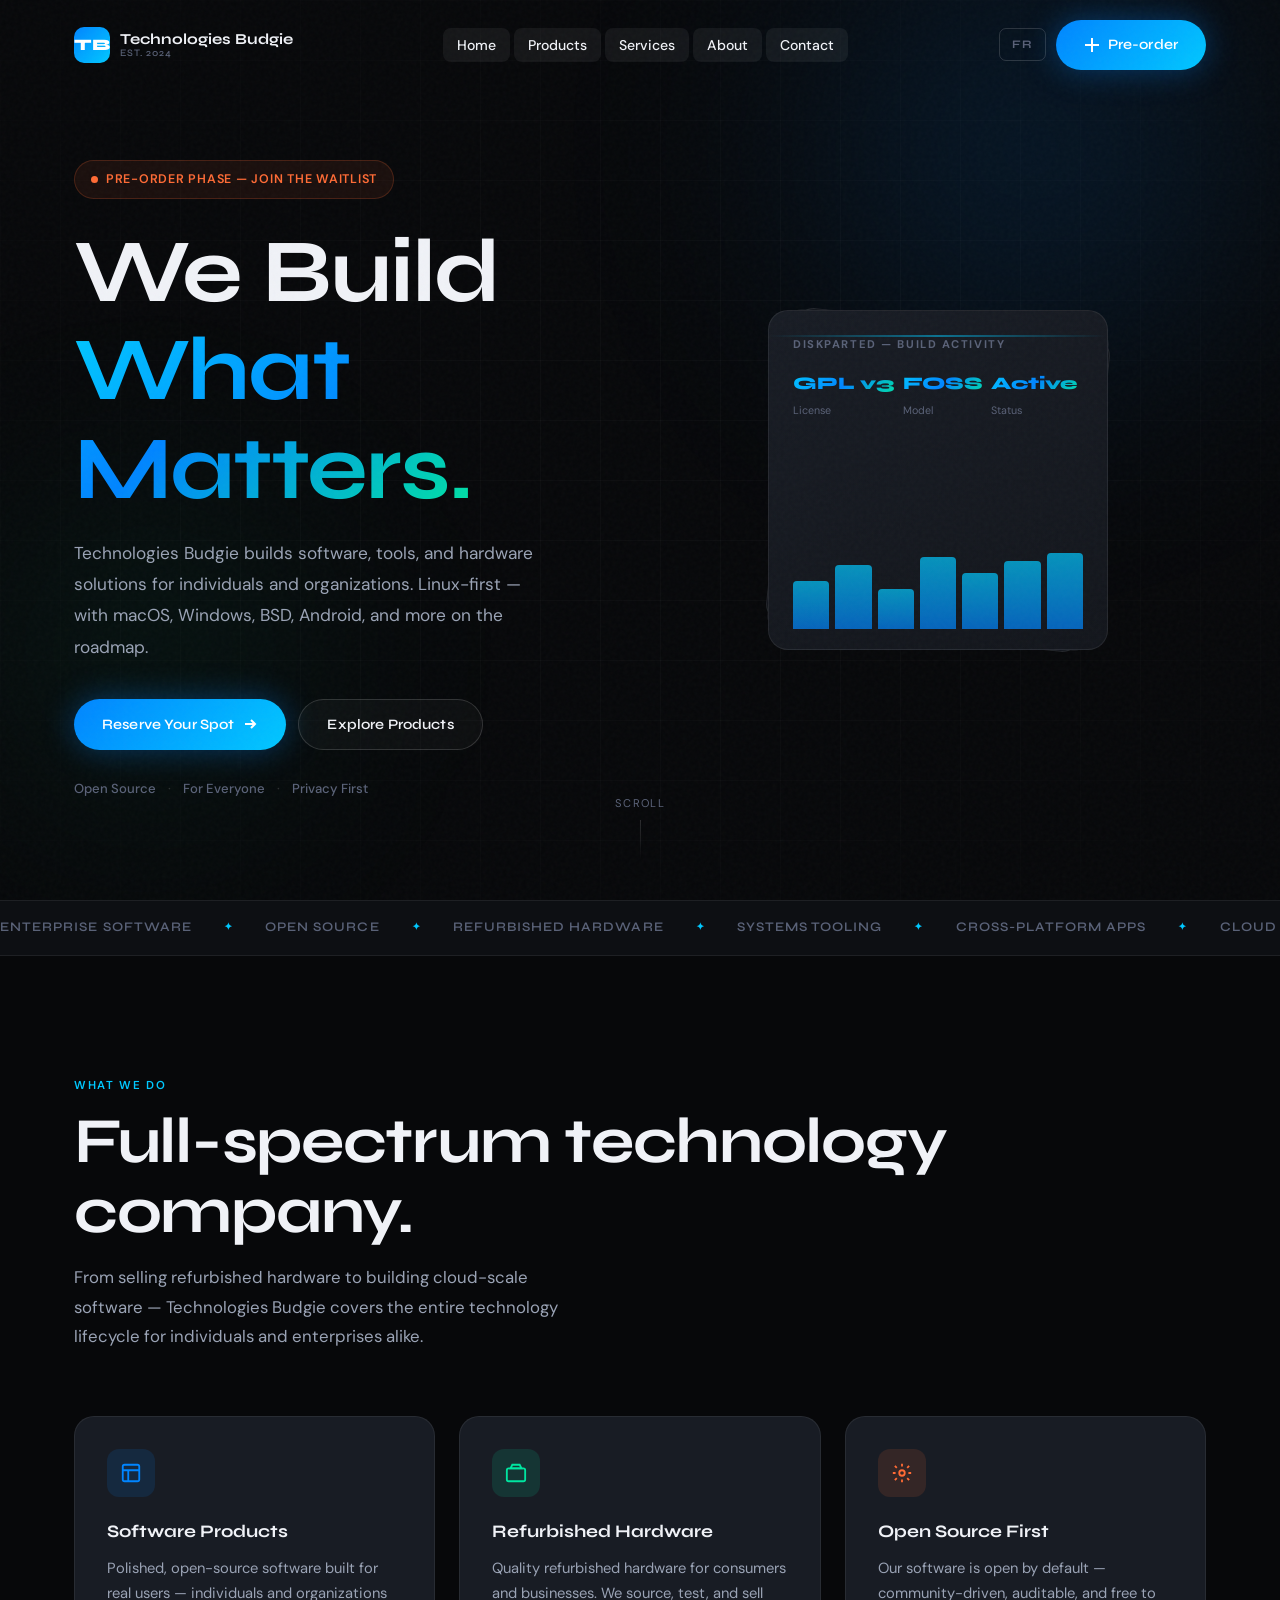
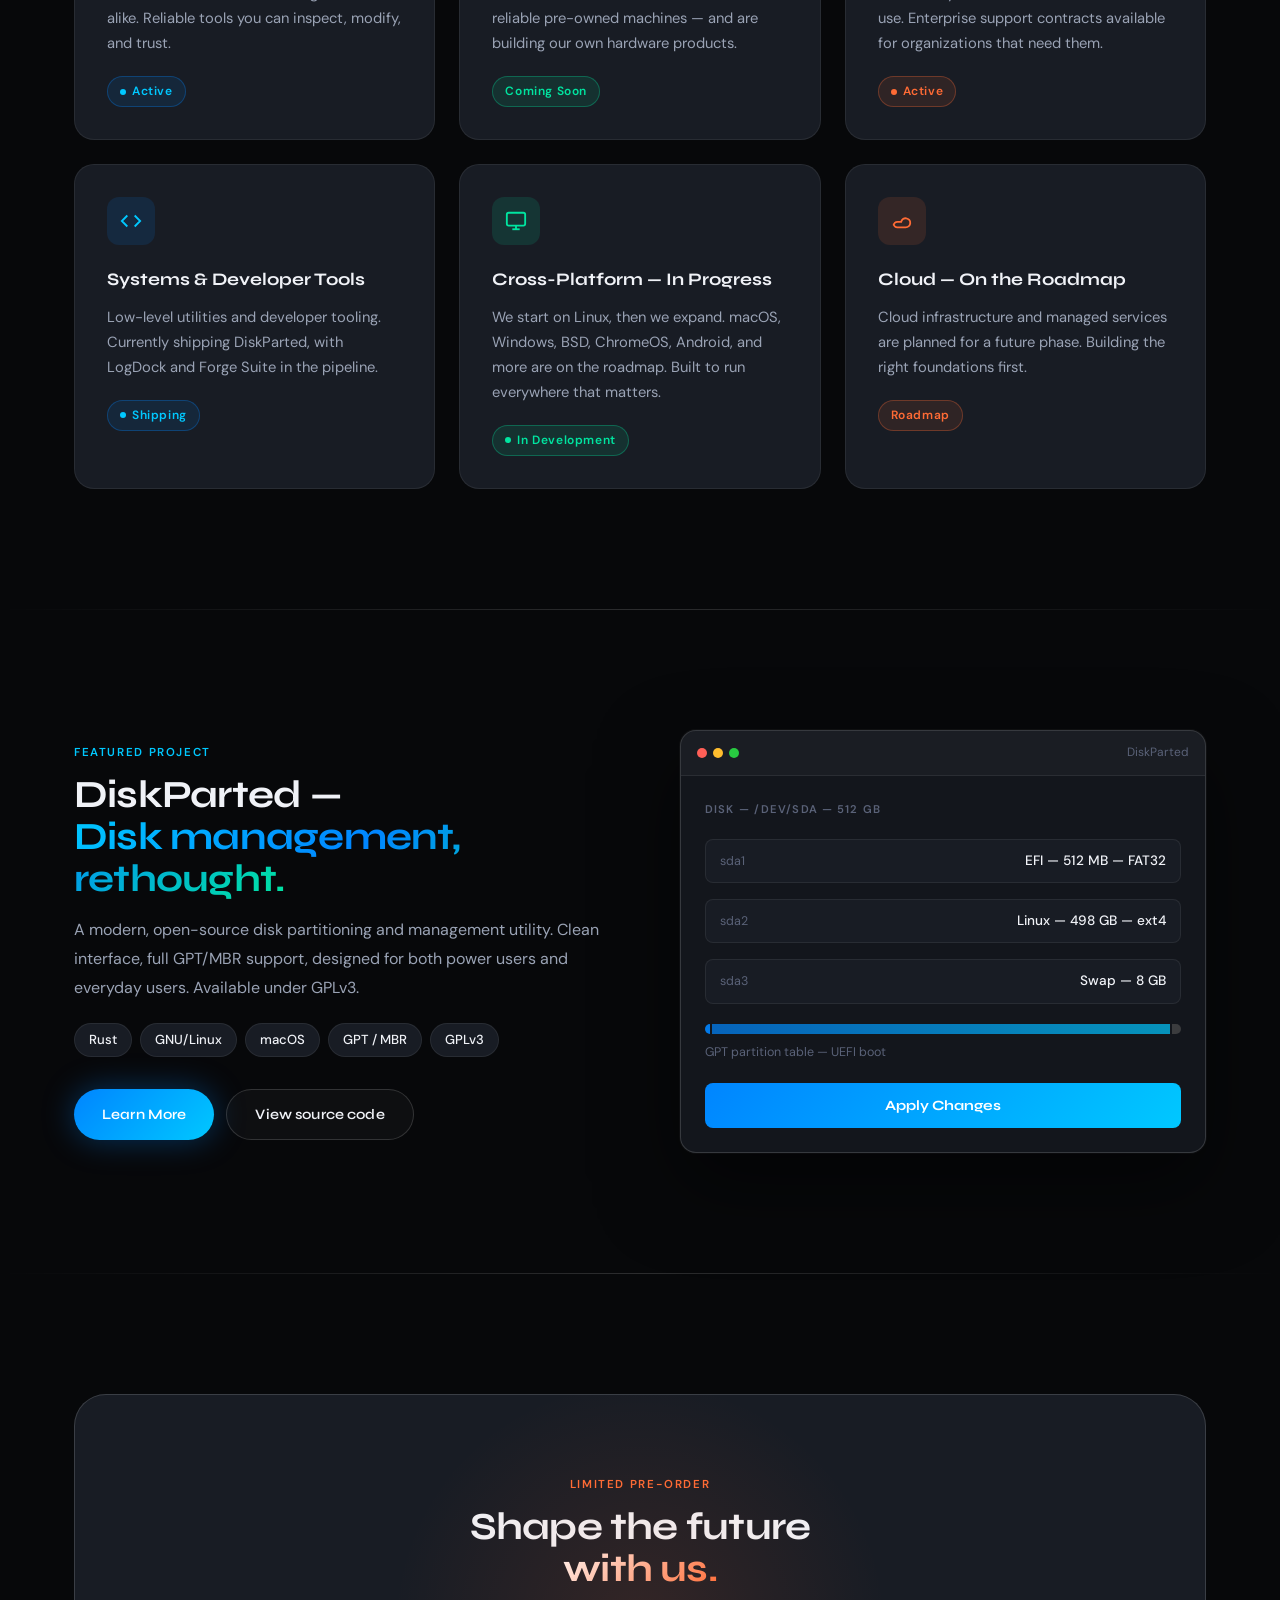
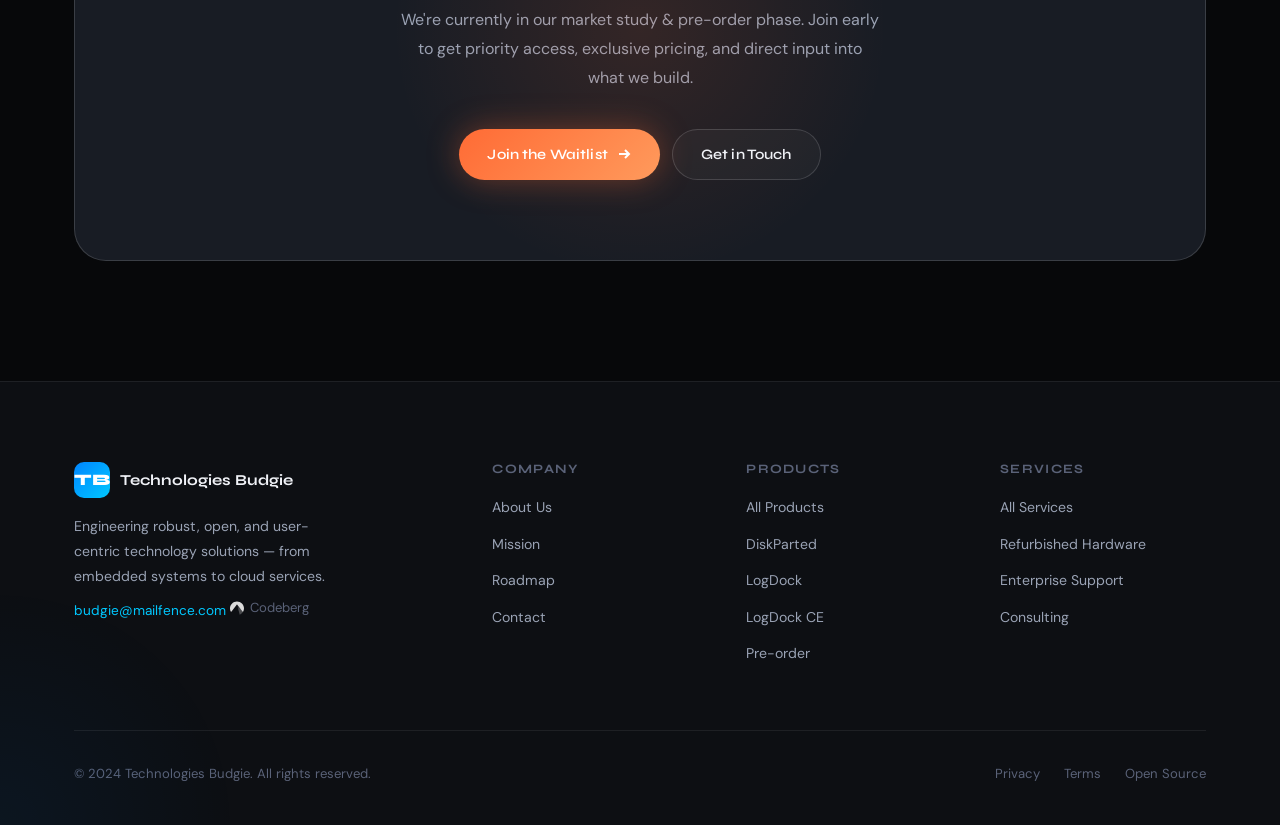
<file: index.html>
<!DOCTYPE html>
<html lang="en">
<head>
  <meta charset="UTF-8" />
  <meta name="viewport" content="width=device-width, initial-scale=1.0" />
  <title>Technologies Budgie</title>
  <meta name="description" content="Technologies Budgie builds open-source software, tools, and hardware solutions for individuals and organizations — from disk utilities to enterprise deployments." />
  <link rel="preconnect" href="https://fonts.googleapis.com" />
  <link rel="preconnect" href="https://fonts.gstatic.com" crossorigin />
  <link href="https://fonts.googleapis.com/css2?family=Syne:wght@400;500;600;700;800&family=DM+Sans:ital,opsz,wght@0,9..40,300;0,9..40,400;0,9..40,500;1,9..40,300&display=swap" rel="stylesheet" />
  <link rel="stylesheet" href="css/styles.css" />
  <link rel="stylesheet" href="css/home.css" />
  <script src="js/i18n.js" defer></script>
  <link rel="icon" href="images/favicon.svg" type="image/svg+xml" />
</head>
<body>

<!-- Preloader -->
<div id="preloader" style="position:fixed;inset:0;background:#07080a;z-index:9998;display:flex;align-items:center;justify-content:center;">
  <div style="text-align:center;">
    <div style="width:48px;height:48px;border-radius:12px;background:linear-gradient(135deg,#0085ff,#00c8ff);margin:0 auto 16px;animation:float 1.2s ease-in-out infinite;"></div>
    <div style="font-family:'Syne',sans-serif;font-size:0.8rem;letter-spacing:0.15em;text-transform:uppercase;color:#5a6278;">Loading…</div>
  </div>
</div>

<!-- Navigation -->
<nav class="nav" id="nav">
  <div class="container">
    <div class="nav__inner">
      <a href="index.html" class="nav__logo">
        <div class="nav__logo-mark">TB</div>
        <div class="nav__logo-name">
          Technologies Budgie
          <span class="nav__logo-sub">Est. 2024</span>
        </div>
      </a>
      <ul class="nav__links">
        <li><a href="index.html" class="nav__link" data-i18n="nav.home">Home</a></li>
        <li><a href="pages/products/index.html" class="nav__link" data-i18n="nav.products">Products</a></li>
        <li><a href="pages/services/index.html" class="nav__link" data-i18n="nav.services">Services</a></li>
        <li><a href="pages/about/index.html" class="nav__link" data-i18n="nav.about">About</a></li>
        <li><a href="pages/contact/index.html" class="nav__link" data-i18n="nav.contact">Contact</a></li>
      </ul>
      <div class="nav__actions">
        <button id="lang-toggle" aria-label="Switch language">FR</button>
        <a href="pages/preorder/index.html" class="btn btn-primary">
          <svg viewBox="0 0 16 16" fill="none" stroke="currentColor" stroke-width="2"><path d="M8 1v14M1 8h14"/></svg>
          <span data-i18n="nav.preorder">Pre-order</span>
        </a>
        <button class="nav__hamburger" aria-label="Open menu">
          <span></span><span></span><span></span>
        </button>
      </div>
    </div>
  </div>
</nav>

<!-- Mobile nav -->
<div class="nav__mobile">
  <button class="nav__mobile-close">✕</button>
  <a href="index.html" class="nav__link" data-i18n="nav.home">Home</a>
  <a href="pages/products/index.html" class="nav__link" data-i18n="nav.products">Products</a>
  <a href="pages/services/index.html" class="nav__link" data-i18n="nav.services">Services</a>
  <a href="pages/about/index.html" class="nav__link" data-i18n="nav.about">About</a>
  <a href="pages/contact/index.html" class="nav__link" data-i18n="nav.contact">Contact</a>
  <a href="pages/preorder/index.html" class="btn btn-primary" style="margin-top:24px;" data-i18n="nav.preorder">Pre-order</a>
</div>

<!-- ═══ HERO ════════════════════════════════════════════════ -->
<section class="hero">
  <div class="hero__bg">
    <div class="hero__orb hero__orb--1"></div>
    <div class="hero__orb hero__orb--2"></div>
    <div class="hero__grid"></div>
  </div>

  <div class="container hero__inner">
    <div class="hero__content">
      <div class="status-pill">
        <span class="dot"></span>
        <span data-i18n="hero.status">Pre-order phase — join the waitlist</span>
      </div>
      <h1 class="display-xl hero__title">
        <span data-i18n="hero.title1">We Build</span>
        <span class="grad-text" data-i18n="hero.title2">What Matters.</span>
      </h1>
      <p class="hero__sub" data-i18n="hero.sub">
        Technologies Budgie builds software, tools, and hardware solutions for individuals and organizations. From disk utilities to enterprise deployments — we cover the stack.
      </p>
      <div class="hero__cta">
        <a href="pages/preorder/index.html" class="btn btn-primary">
          <span data-i18n="hero.cta1">Reserve Your Spot</span>
          <svg viewBox="0 0 16 16" fill="none" stroke="currentColor" stroke-width="2"><path d="M3 8h10M9 4l4 4-4 4"/></svg>
        </a>
        <a href="pages/products/index.html" class="btn btn-outline" data-i18n="hero.cta2">Explore Products</a>
      </div>
      <div class="hero__trust">
        <span data-i18n="hero.trust1">Open Source</span>
        <span class="sep">·</span>
        <span data-i18n="hero.trust.enterprise">Enterprise Ready</span>
        <span class="sep">·</span>
        <span data-i18n="hero.trust2">Privacy First</span>
      </div>
    </div>
    <div class="hero__visual">
      <div class="hero__card-stack">
        <div class="hero__card hero__card--back"></div>
        <div class="hero__card hero__card--mid"></div>
        <div class="hero__card hero__card--front">
          <div class="hero__card-label">DiskParted — Build Activity</div>
          <div class="hero__metrics">
            <div class="hero__metric">
              <span class="hero__metric-val grad-text">GPL v3</span>
              <span class="hero__metric-key">License</span>
            </div>
            <div class="hero__metric">
              <span class="hero__metric-val grad-text">FOSS</span>
              <span class="hero__metric-key">Model</span>
            </div>
            <div class="hero__metric">
              <span class="hero__metric-val grad-text">Active</span>
              <span class="hero__metric-key">Status</span>
            </div>
          </div>
          <div class="hero__chart">
            <div class="hero__bar" style="--h:60%; --delay:0s"></div>
            <div class="hero__bar" style="--h:80%; --delay:0.1s"></div>
            <div class="hero__bar" style="--h:50%; --delay:0.2s"></div>
            <div class="hero__bar" style="--h:90%; --delay:0.3s"></div>
            <div class="hero__bar" style="--h:70%; --delay:0.4s"></div>
            <div class="hero__bar" style="--h:85%; --delay:0.5s"></div>
            <div class="hero__bar" style="--h:95%; --delay:0.6s"></div>
          </div>
          <div class="hero__scan"></div>
        </div>
      </div>
    </div>
  </div>

  <div class="hero__scroll">
    <span data-i18n="hero.scroll">Scroll</span>
    <div class="hero__scroll-line"></div>
  </div>
</section>

<!-- ═══ MARQUEE ══════════════════════════════════════════════ -->
<div class="marquee-wrap">
  <div class="marquee">
    <div class="marquee__track">
      <span data-i18n="marquee.enterprise">Enterprise Software</span><span class="sep">✦</span>
      <span data-i18n="marquee.opensource">Open Source</span><span class="sep">✦</span>
      <span data-i18n="marquee.repair">Refurbished Hardware</span><span class="sep">✦</span>
      <span data-i18n="marquee.systems">Systems Tooling</span><span class="sep">✦</span>
      <span data-i18n="marquee.crossplat">Cross-Platform Apps</span><span class="sep">✦</span>
      <span data-i18n="marquee.cloud">Cloud Infrastructure</span><span class="sep">✦</span>
      <span data-i18n="marquee.devtools">Developer Tools</span><span class="sep">✦</span>
      <span data-i18n="marquee.enterprise">Enterprise Software</span><span class="sep">✦</span>
      <span data-i18n="marquee.opensource">Open Source</span><span class="sep">✦</span>
      <span data-i18n="marquee.repair">Refurbished Hardware</span><span class="sep">✦</span>
      <span data-i18n="marquee.systems">Systems Tooling</span><span class="sep">✦</span>
      <span data-i18n="marquee.crossplat">Cross-Platform Apps</span><span class="sep">✦</span>
      <span data-i18n="marquee.cloud">Cloud Infrastructure</span><span class="sep">✦</span>
      <span data-i18n="marquee.devtools">Developer Tools</span><span class="sep">✦</span>
    </div>
  </div>
</div>

<!-- ═══ WHAT WE DO ══════════════════════════════════════════ -->
<section class="section" id="what-we-do">
  <div class="container">
    <div class="section-header reveal">
      <div class="label" data-i18n="section.what">What We Do</div>
      <h2 class="display-lg" style="margin-top:12px;">
        <span data-i18n="what.title">Full-spectrum technology company.</span>
      </h2>
      <p data-i18n="what.sub">From selling refurbished hardware to building cloud-scale software — Technologies Budgie covers the entire technology lifecycle for individuals and enterprises alike.</p>
    </div>

    <div class="grid-3">
      <div class="card reveal reveal-delay-1">
        <div class="card__icon" style="background:rgba(0,133,255,0.12);color:#0085ff;">
          <svg width="22" height="22" viewBox="0 0 24 24" fill="none" stroke="currentColor" stroke-width="2"><rect x="3" y="3" width="18" height="18" rx="2"/><path d="M3 9h18M9 21V9"/></svg>
        </div>
        <div class="card__title" data-i18n="card1.title">Software Products</div>
        <div class="card__body" data-i18n="card1.body">Polished, open-source software built for real users — individuals and organizations alike. Reliable tools you can inspect, modify, and trust.</div>
        <div class="badge badge--blue" style="margin-top:20px;"><span class="dot"></span> <span data-i18n="badge.active">Active</span></div>
      </div>
      <div class="card reveal reveal-delay-2">
        <div class="card__icon" style="background:rgba(0,229,160,0.12);color:#00e5a0;">
          <svg width="22" height="22" viewBox="0 0 24 24" fill="none" stroke="currentColor" stroke-width="2"><rect x="2" y="7" width="20" height="14" rx="2"/><path d="M16 3H8l-2 4h12l-2-4z"/></svg>
        </div>
        <div class="card__title" data-i18n="card2.title">Refurbished Hardware</div>
        <div class="card__body" data-i18n="card2.body">Quality refurbished hardware for consumers and businesses. We source, test, and sell reliable pre-owned machines — and are building our own hardware products.</div>
        <div class="badge badge--green" style="margin-top:20px;" data-i18n="badge.soon">Coming Soon</div>
      </div>
      <div class="card reveal reveal-delay-3">
        <div class="card__icon" style="background:rgba(255,107,53,0.12);color:#ff6b35;">
          <svg width="22" height="22" viewBox="0 0 24 24" fill="none" stroke="currentColor" stroke-width="2"><circle cx="12" cy="12" r="3"/><path d="M12 2v3M12 19v3M4.22 4.22l2.12 2.12M17.66 17.66l2.12 2.12M2 12h3M19 12h3M4.22 19.78l2.12-2.12M17.66 6.34l2.12-2.12"/></svg>
        </div>
        <div class="card__title" data-i18n="card3.title">Open Source First</div>
        <div class="card__body" data-i18n="card3.body">Our software is open by default — community-driven, auditable, and free to use. Enterprise support contracts available for organizations that need them.</div>
        <div class="badge badge--orange" style="margin-top:20px;"><span class="dot"></span> <span data-i18n="badge.active">Active</span></div>
      </div>
      <div class="card reveal reveal-delay-1">
        <div class="card__icon" style="background:rgba(0,133,255,0.12);color:#00c8ff;">
          <svg width="22" height="22" viewBox="0 0 24 24" fill="none" stroke="currentColor" stroke-width="2"><polyline points="16 18 22 12 16 6"/><polyline points="8 6 2 12 8 18"/></svg>
        </div>
        <div class="card__title" data-i18n="card4.title">Systems &amp; Developer Tools</div>
        <div class="card__body" data-i18n="card4.body">Low-level utilities and developer tooling. Currently shipping DiskParted, with LogDock and Forge Suite in the pipeline.</div>
        <div class="badge badge--blue" style="margin-top:20px;"><span class="dot"></span> <span data-i18n="badge.shipping">Shipping</span></div>
      </div>
      <div class="card reveal reveal-delay-2">
        <div class="card__icon" style="background:rgba(0,229,160,0.12);color:#00e5a0;">
          <svg width="22" height="22" viewBox="0 0 24 24" fill="none" stroke="currentColor" stroke-width="2"><rect x="2" y="3" width="20" height="14" rx="2"/><line x1="8" y1="21" x2="16" y2="21"/><line x1="12" y1="17" x2="12" y2="21"/></svg>
        </div>
        <div class="card__title" data-i18n="card5.title">Cross-Platform Apps</div>
        <div class="card__body" data-i18n="card5.body">Desktop applications that work on Linux, Windows, and macOS — built with modern stacks, designed for anyone who uses a computer.</div>
        <div class="badge badge--green" style="margin-top:20px;"><span class="dot"></span> <span data-i18n="badge.dev">In Development</span></div>
      </div>
      <div class="card reveal reveal-delay-3">
        <div class="card__icon" style="background:rgba(255,107,53,0.12);color:#ff6b35;">
          <svg width="22" height="22" viewBox="0 0 24 24" fill="none" stroke="currentColor" stroke-width="2"><path d="M3 15a4 4 0 004 4h9a5 5 0 10-4.9-6H7a4 4 0 00-4 4z"/></svg>
        </div>
        <div class="card__title" data-i18n="card6.title">Cloud — On the Roadmap</div>
        <div class="card__body" data-i18n="card6.body">Cloud infrastructure and managed services are planned for a future phase. Building the right foundations first.</div>
        <div class="badge badge--orange" style="margin-top:20px;" data-i18n="badge.roadmap">Roadmap</div>
      </div>
    </div>
  </div>
</section>

<div class="divider"></div>

<!-- ═══ FEATURED PROJECT ═════════════════════════════════════ -->
<section class="section" id="featured">
  <div class="container">
    <div class="featured">
      <div class="featured__content reveal">
        <div class="label" data-i18n="featured.label">Featured Project</div>
        <h2 class="display-md" style="margin-top:12px;">
          <span data-i18n="featured.title1">DiskParted —</span><br>
          <span class="grad-text" data-i18n="featured.title2">Disk management, rethought.</span>
        </h2>
        <p style="color:var(--text-2);margin-top:16px;line-height:1.8;" data-i18n="featured.body">
          A modern, open-source disk partitioning and management utility. Clean interface, full GPT/MBR support, designed for both power users and everyday users. Available under GPLv3.
        </p>
        <ul class="featured__pills">
          <li>Rust</li>
          <li>GNU/Linux</li>
          <li>macOS</li>
          <li>GPT / MBR</li>
          <li>GPLv3</li>
        </ul>
        <div style="display:flex;gap:12px;margin-top:32px;flex-wrap:wrap;">
          <a href="pages/products/index.html" class="btn btn-primary" data-i18n="featured.cta1">Learn More</a>
          <a href="https://codeberg.org/TechnologiesBudgie/diskparted/" class="btn btn-outline" data-i18n="featured.cta2">View source code</a>
        </div>
      </div>
      <div class="featured__visual reveal reveal-delay-2">
        <div class="luft-mock">
          <div class="luft-mock__bar">
            <span class="luft-mock__dot" style="background:#ff5f57"></span>
            <span class="luft-mock__dot" style="background:#ffbd2e"></span>
            <span class="luft-mock__dot" style="background:#28ca41"></span>
            <span style="margin-left:auto;color:var(--text-3);font-size:0.75rem;">DiskParted</span>
          </div>
          <div class="luft-mock__body">
            <div style="color:var(--text-3);font-size:0.7rem;font-weight:600;letter-spacing:0.1em;text-transform:uppercase;margin-bottom:4px;">Disk — /dev/sda — 512 GB</div>
            <div class="luft-mock__row">
              <span class="luft-mock__key">sda1</span>
              <span class="luft-mock__val">EFI — 512 MB — FAT32</span>
            </div>
            <div class="luft-mock__row">
              <span class="luft-mock__key">sda2</span>
              <span class="luft-mock__val">Linux — 498 GB — ext4</span>
            </div>
            <div class="luft-mock__row">
              <span class="luft-mock__key">sda3</span>
              <span class="luft-mock__val">Swap — 8 GB</span>
            </div>
            <div class="luft-mock__progress-wrap" style="margin-top:4px;">
              <div style="display:flex;gap:2px;height:10px;border-radius:5px;overflow:hidden;">
                <div style="width:1%;background:var(--accent-2);opacity:0.9;"></div>
                <div style="width:97%;background:linear-gradient(90deg,var(--accent-2),var(--accent));opacity:0.7;"></div>
                <div style="width:2%;background:#555;opacity:0.6;"></div>
              </div>
              <span class="luft-mock__pct">GPT partition table — UEFI boot</span>
            </div>
            <div class="luft-mock__btn">Apply Changes</div>
          </div>
        </div>
      </div>
    </div>
  </div>
</section>

<div class="divider"></div>

<!-- ═══ PREORDER CTA ═════════════════════════════════════════ -->
<section class="section cta-section">
  <div class="container">
    <div class="cta-box reveal">
      <div class="cta-box__orb"></div>
      <div class="cta-box__inner">
        <div class="label" style="color:var(--accent-warm);" data-i18n="cta.label">Limited Pre-order</div>
        <h2 class="display-md" style="margin-top:12px;">
          <span data-i18n="cta.title1">Shape the future</span><br>
          <span class="grad-text-warm" data-i18n="cta.title2">with us.</span>
        </h2>
        <p style="color:var(--text-2);max-width:480px;margin:16px auto 0;line-height:1.8;" data-i18n="cta.body">
          We're currently in our market study &amp; pre-order phase. Join early to get priority access, exclusive pricing, and direct input into what we build.
        </p>
        <div style="display:flex;gap:12px;margin-top:36px;justify-content:center;flex-wrap:wrap;">
          <a href="pages/preorder/index.html" class="btn btn-primary" style="background:linear-gradient(135deg,#ff6b35,#ff9a5c);box-shadow:0 0 32px rgba(255,107,53,0.35);">
            <span data-i18n="cta.btn1">Join the Waitlist</span>
            <svg viewBox="0 0 16 16" fill="none" stroke="currentColor" stroke-width="2"><path d="M3 8h10M9 4l4 4-4 4"/></svg>
          </a>
          <a href="pages/contact/index.html" class="btn btn-outline" data-i18n="cta.btn2">Get in Touch</a>
        </div>
      </div>
    </div>
  </div>
</section>

<!-- ═══ FOOTER ════════════════════════════════════════════════ -->
<footer class="footer">
  <div class="container">
    <div class="footer__grid">
      <div class="footer__brand">
        <a href="index.html" class="nav__logo">
          <div class="nav__logo-mark">TB</div>
          <div class="nav__logo-name">Technologies Budgie</div>
        </a>
        <p data-i18n="footer.desc">Engineering robust, open, and user-centric technology solutions — from embedded systems to cloud services.</p>
        <a href="mailto:budgie@mailfence.com" style="color:var(--accent);font-size:0.85rem;margin-top:12px;display:inline-block;">budgie@mailfence.com</a>
        <a href="https://codeberg.org/TechnologiesBudgie" target="_blank" rel="noopener" style="color:var(--text-3);font-size:0.82rem;margin-top:8px;display:inline-flex;align-items:center;gap:6px;transition:color 0.2s;" onmouseover="this.style.color='var(--text-1)'" onmouseout="this.style.color='var(--text-3)'">
          <img src="images/codeberg-logo.svg" width="14" height="14" alt="Codeberg" style="opacity:0.85;vertical-align:middle;filter:brightness(0) invert(1);">
          Codeberg
        </a>
      </div>
      <div class="footer__col">
        <h4 data-i18n="footer.company">Company</h4>
        <ul>
          <li><a href="pages/about/index.html" data-i18n="footer.about">About Us</a></li>
          <li><a href="pages/about/index.html#mission" data-i18n="footer.mission">Mission</a></li>
          <li><a href="pages/about/index.html#roadmap" data-i18n="footer.roadmap">Roadmap</a></li>
          <li><a href="pages/contact/index.html" data-i18n="footer.contact">Contact</a></li>
        </ul>
      </div>
      <div class="footer__col">
        <h4 data-i18n="footer.products">Products</h4>
        <ul>
          <li><a href="pages/products/index.html" data-i18n="footer.all-products">All Products</a></li>
          <li><a href="pages/products/index.html#diskparted">DiskParted</a></li>
          <li><a href="pages/products/index.html#logdock">LogDock</a></li>
          <li><a href="pages/products/index.html#logdock-ce">LogDock CE</a></li>
          <li><a href="pages/preorder/index.html" data-i18n="footer.preorder">Pre-order</a></li>
        </ul>
      </div>
      <div class="footer__col">
        <h4 data-i18n="footer.services">Services</h4>
        <ul>
          <li><a href="pages/services/index.html" data-i18n="footer.all-services">All Services</a></li>
          <li><a href="pages/services/index.html#repair" data-i18n="footer.repair">Refurbished Hardware</a></li>
          <li><a href="pages/services/index.html#support" data-i18n="footer.support">Enterprise Support</a></li>
          <li><a href="pages/services/index.html#consulting" data-i18n="footer.consulting">Consulting</a></li>
        </ul>
      </div>
    </div>
    <div class="footer__bottom">
      <span data-i18n="footer.copy">© 2024 Technologies Budgie. All rights reserved.</span>
      <div class="footer__bottom-links">
        <a href="#" data-i18n="footer.privacy">Privacy</a>
        <a href="#" data-i18n="footer.terms">Terms</a>
        <a href="#" data-i18n="footer.opensource">Open Source</a>
      </div>
    </div>
  </div>
</footer>

<script src="js/main.js"></script>
</body>
</html>
</file>
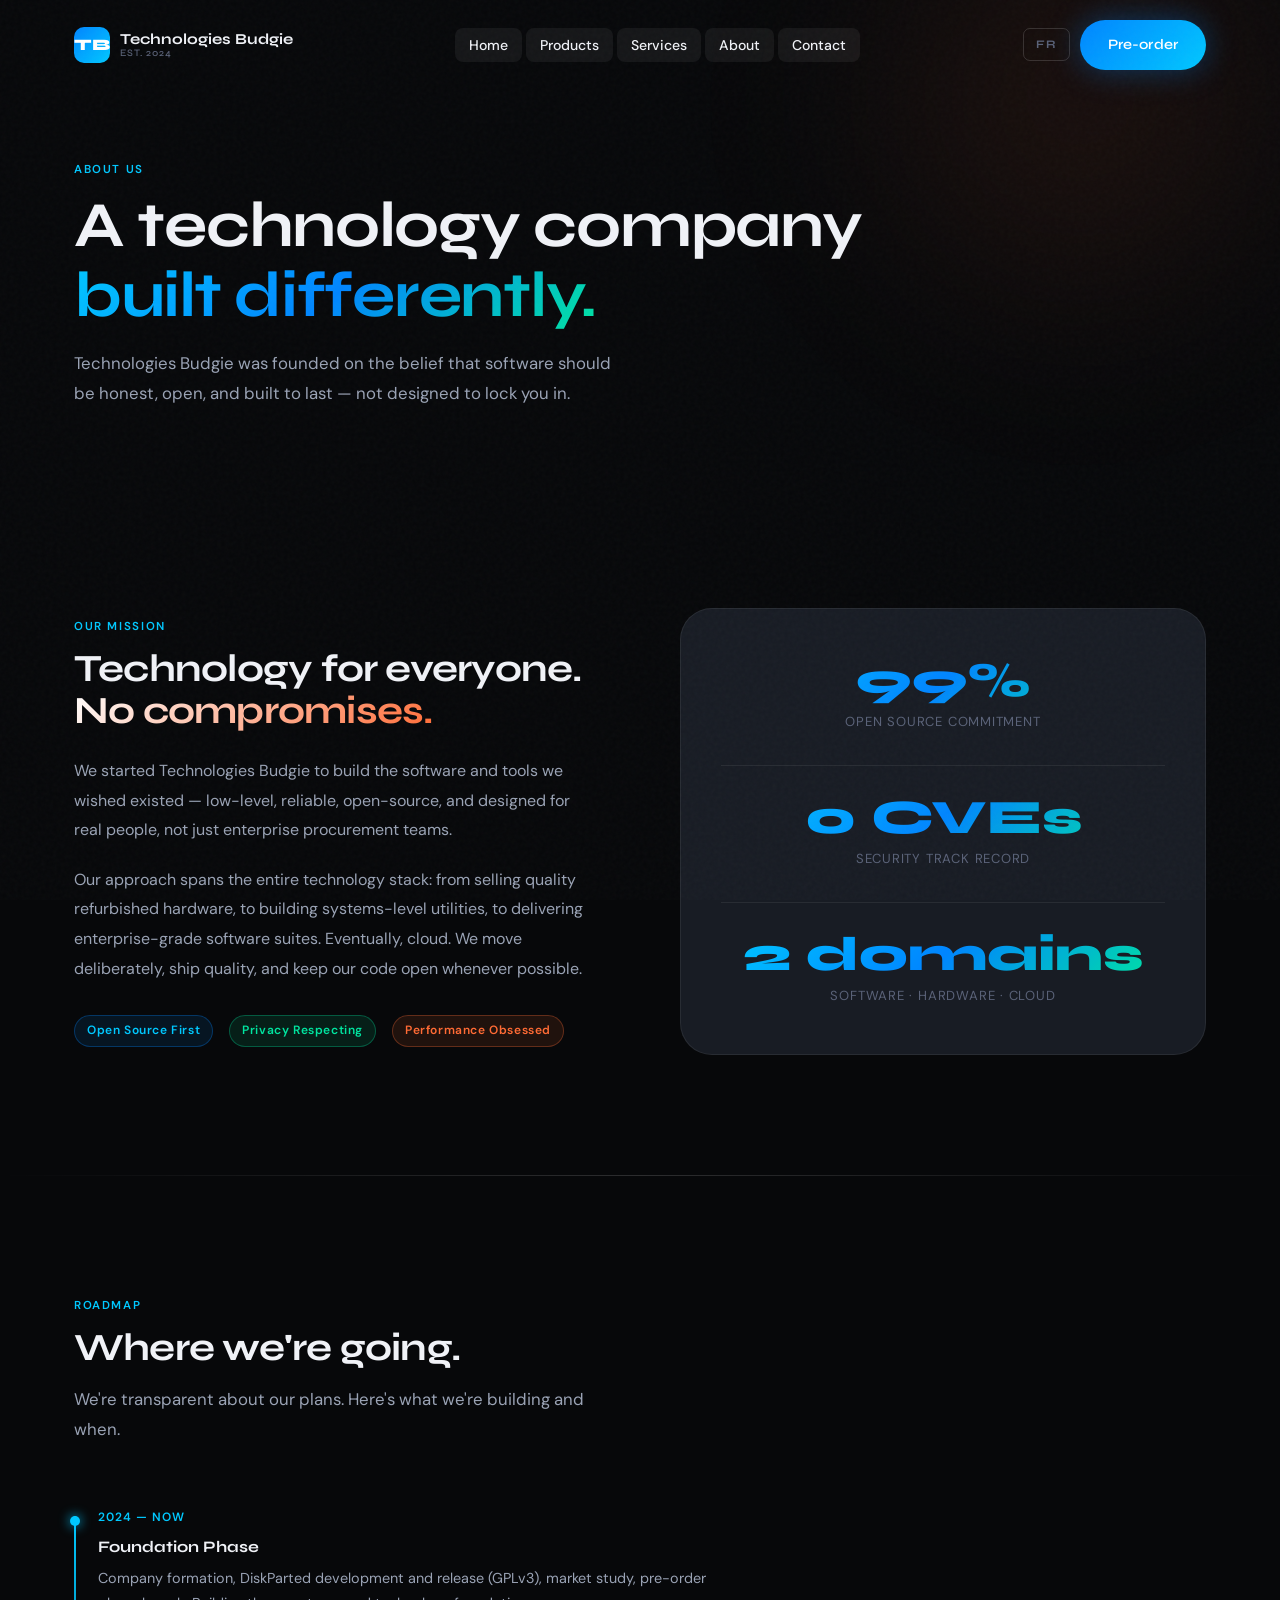
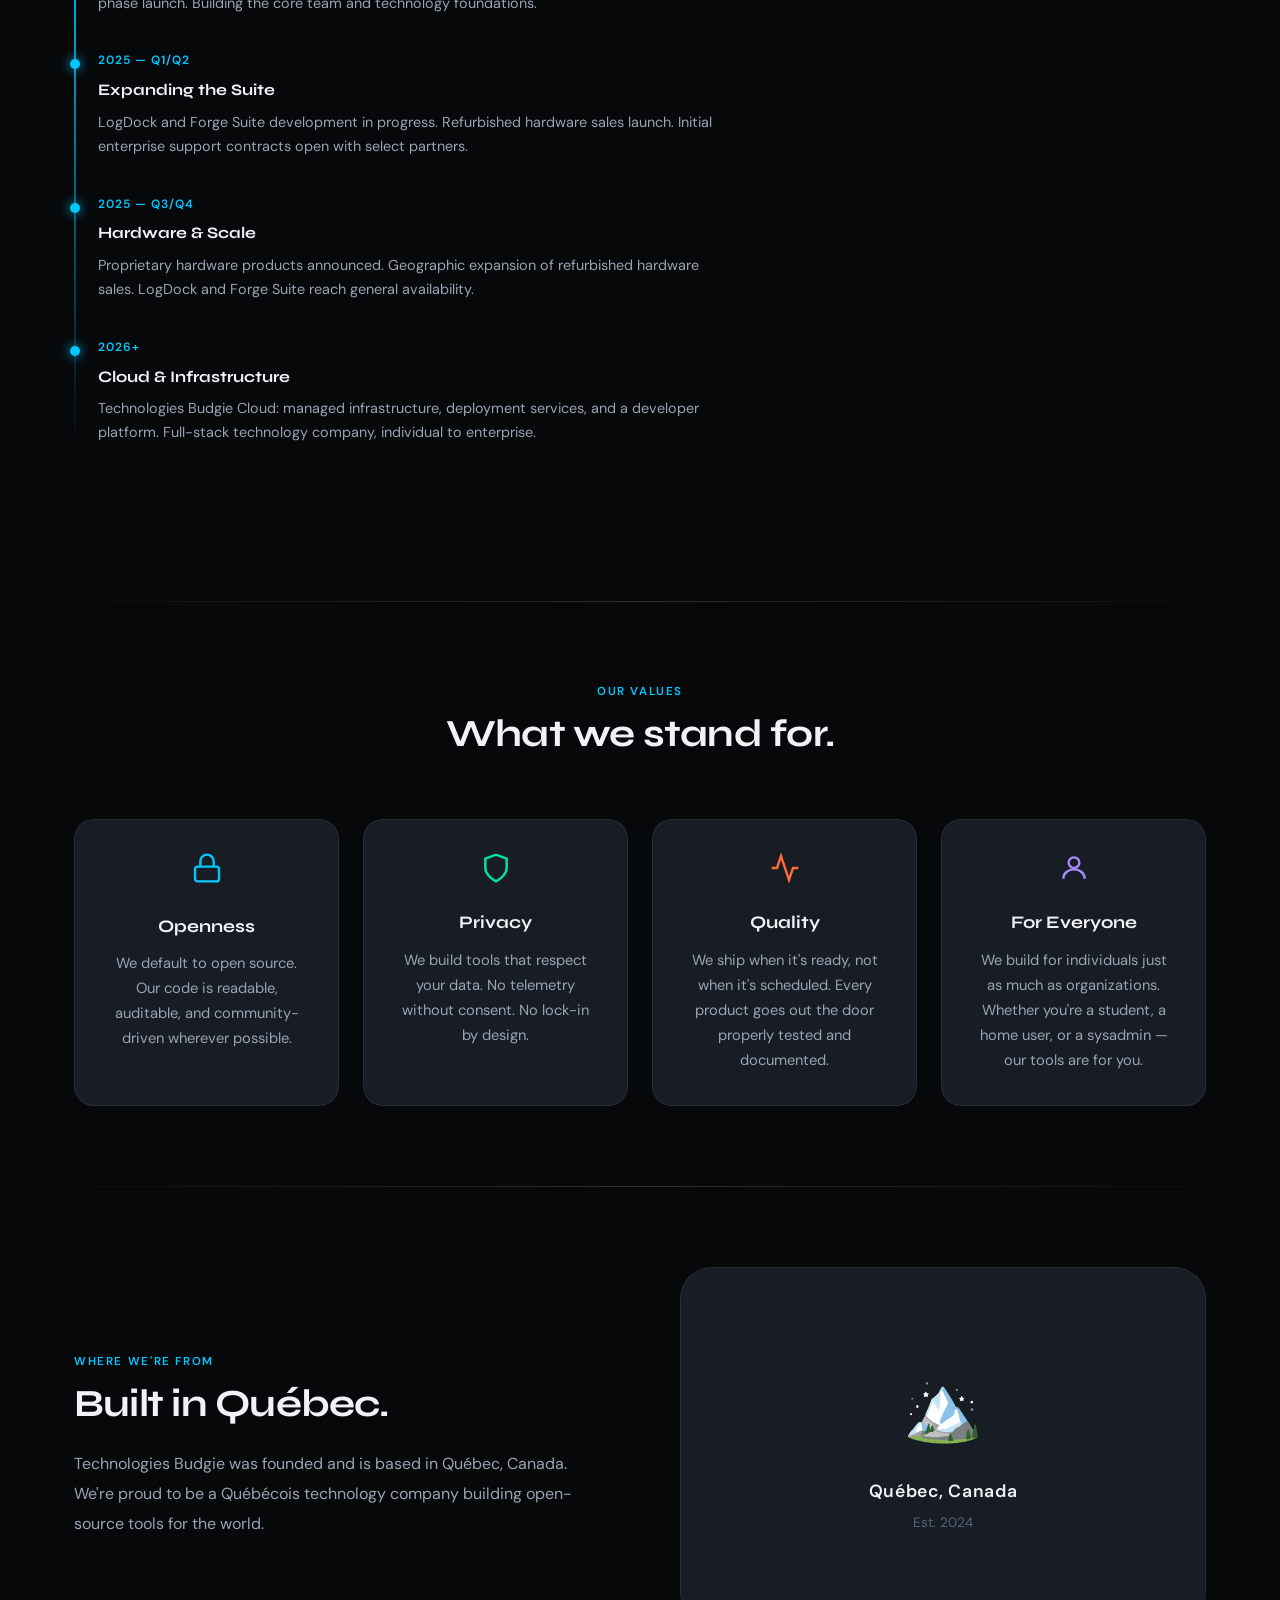
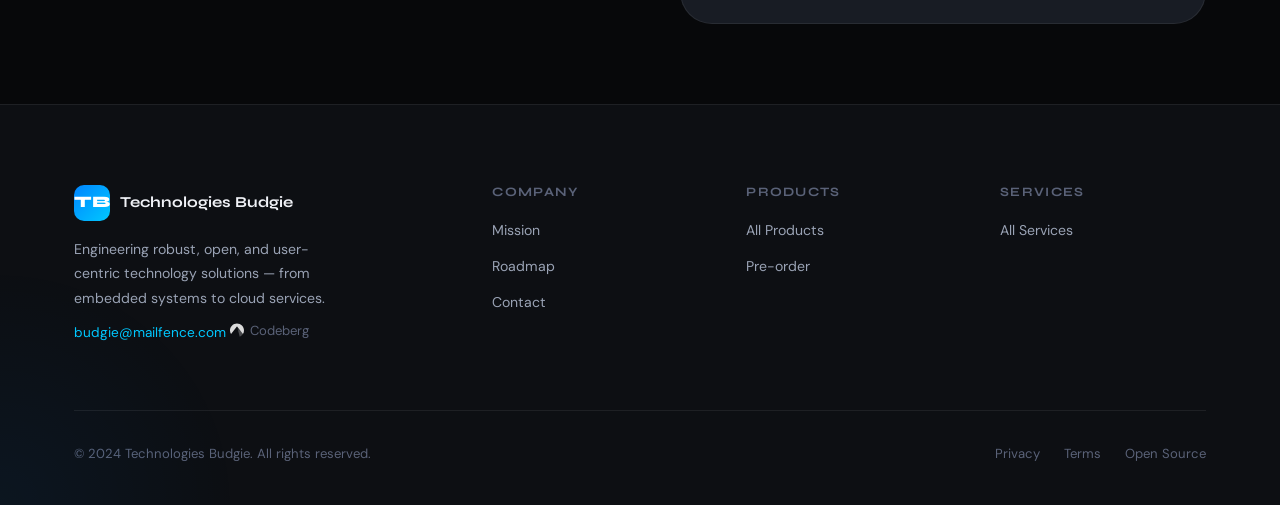
<file: pages/about/index.html>
<!DOCTYPE html>
<html lang="en">
<head>
  <meta charset="UTF-8" />
  <meta name="viewport" content="width=device-width, initial-scale=1.0" />
  <title>About — Technologies Budgie</title>
  <meta name="description" content="Learn about Technologies Budgie — our mission, values, and roadmap." />
  <link rel="preconnect" href="https://fonts.googleapis.com" />
  <link rel="preconnect" href="https://fonts.gstatic.com" crossorigin />
  <link href="https://fonts.googleapis.com/css2?family=Syne:wght@400;500;600;700;800&family=DM+Sans:ital,opsz,wght@0,9..40,300;0,9..40,400;0,9..40,500;1,9..40,300&display=swap" rel="stylesheet" />
  <link rel="stylesheet" href="../../css/styles.css" />
  <link rel="stylesheet" href="../../css/page.css" />
  <script src="../../js/i18n.js" defer></script>
  <link rel="icon" href="../../images/favicon.svg" type="image/svg+xml" />
</head>
<body>

<nav class="nav" id="nav">
  <div class="container"><div class="nav__inner">
    <a href="../../index.html" class="nav__logo">
      <div class="nav__logo-mark">TB</div>
      <div class="nav__logo-name">Technologies Budgie<span class="nav__logo-sub">Est. 2024</span></div>
    </a>
    <ul class="nav__links">
      <li><a href="../../index.html" class="nav__link" data-i18n="nav.home">Home</a></li>
      <li><a href="../products/index.html" class="nav__link" data-i18n="nav.products">Products</a></li>
      <li><a href="../services/index.html" class="nav__link" data-i18n="nav.services">Services</a></li>
      <li><a href="index.html" class="nav__link active" data-i18n="nav.about">About</a></li>
      <li><a href="../contact/index.html" class="nav__link" data-i18n="nav.contact">Contact</a></li>
    </ul>
    <div class="nav__actions">
        <button id="lang-toggle" aria-label="Switch language">FR</button>
      <a href="../preorder/index.html" class="btn btn-primary" data-i18n="nav.preorder">Pre-order</a>
      <button class="nav__hamburger"><span></span><span></span><span></span></button>
    </div>
  </div></div>
</nav>
<div class="nav__mobile">
  <button class="nav__mobile-close">✕</button>
  <a href="../../index.html" class="nav__link" data-i18n="nav.home">Home</a>
  <a href="../products/index.html" class="nav__link" data-i18n="nav.products">Products</a>
  <a href="../services/index.html" class="nav__link" data-i18n="nav.services">Services</a>
  <a href="index.html" class="nav__link" data-i18n="nav.about">About</a>
  <a href="../contact/index.html" class="nav__link" data-i18n="nav.contact">Contact</a>
  <a href="../preorder/index.html" class="btn btn-primary" style="margin-top:24px;" data-i18n="nav.preorder">Pre-order</a>
</div>

<section class="page-hero">
  <div class="page-hero__bg"><div class="page-hero__orb" style="background:radial-gradient(circle,rgba(255,107,53,0.1),transparent 70%);"></div></div>
  <div class="container page-hero__inner">
    <div class="label reveal" data-i18n="about.hero.label">About Us</div>
    <h1 class="display-lg reveal reveal-delay-1" style="margin-top:12px;">
      <span data-i18n="about.hero.title">A technology company</span><br><span class="grad-text" data-i18n="about.hero.title2">built differently.</span>
    </h1>
    <p class="reveal reveal-delay-2" style="color:var(--text-2);font-size:1.05rem;max-width:540px;margin-top:16px;line-height:1.8;">
      <span data-i18n="about.hero.sub">Technologies Budgie was founded on the belief that software should be honest, open, and built to last — not designed to lock you in.</span>
    </p>
  </div>
</section>

<section class="section" id="mission">
  <div class="container">
    <div class="mission-block">
      <div class="reveal">
        <div class="label" data-i18n="about.mission.label">Our Mission</div>
        <h2 class="display-md" style="margin-top:12px;margin-bottom:24px;">
          <span data-i18n="about.mission.title">Technology for everyone.</span><br><span class="grad-text-warm" data-i18n="about.mission.title2">No compromises.</span>
        </h2>
        <p style="color:var(--text-2);line-height:1.85;margin-bottom:20px;">
          <span data-i18n="about.mission.p1">We started Technologies Budgie to build the software and tools we wished existed — low-level, reliable, open-source, and designed for real people, not just enterprise procurement teams.</span>
        </p>
        <p style="color:var(--text-2);line-height:1.85;margin-bottom:20px;">
          <span data-i18n="about.mission.p2">Our approach spans the entire technology stack: from selling quality refurbished hardware, to building systems-level utilities, to delivering enterprise-grade software suites. Eventually, cloud. We move deliberately, ship quality, and keep our code open whenever possible.</span>
        </p>
        <div style="display:flex;gap:16px;flex-wrap:wrap;margin-top:32px;">
          <div class="badge badge--blue" data-i18n="about.badge1">Open Source First</div>
          <div class="badge badge--green" data-i18n="about.badge2">Privacy Respecting</div>
          <div class="badge badge--orange" data-i18n="about.badge3">Performance Obsessed</div>
        </div>
      </div>
      <div class="mission-block__visual reveal reveal-delay-2">
        <div class="mission-stat">
          <div class="mission-stat__num grad-text" data-target="100" data-suffix="%">0%</div>
          <div class="mission-stat__label" data-i18n="about.stat1.label">Open Source commitment</div>
        </div>
        <div style="height:1px;background:var(--border);margin:28px 0;"></div>
        <div class="mission-stat">
          <div class="mission-stat__num grad-text" data-target="0" data-suffix=" CVEs">0 CVEs</div>
          <div class="mission-stat__label" data-i18n="about.stat2.label">Security track record</div>
        </div>
        <div style="height:1px;background:var(--border);margin:28px 0;"></div>
        <div class="mission-stat">
          <div class="mission-stat__num grad-text" data-target="3" data-suffix=" domains">0</div>
          <div class="mission-stat__label" data-i18n="about.stat3.label">Software · Hardware · Cloud</div>
        </div>
      </div>
    </div>
  </div>
</section>

<div class="divider"></div>

<section class="section" id="roadmap">
  <div class="container">
    <div class="section-header reveal">
      <div class="label" data-i18n="about.roadmap.label">Roadmap</div>
      <h2 class="display-md" style="margin-top:12px;" data-i18n="about.roadmap.title">Where we're going.</h2>
      <p data-i18n="about.roadmap.sub">We're transparent about our plans. Here's what we're building and when.</p>
    </div>
    <div style="max-width:640px;">
      <div class="timeline">
        <div class="timeline-item reveal">
          <div class="timeline-item__date" data-i18n="about.timeline1.date">2024 — Now</div>
          <div class="timeline-item__title" data-i18n="about.timeline1.title">Foundation Phase</div>
          <div class="timeline-item__body" data-i18n="about.timeline1.body">Company formation, DiskParted development and release (GPLv3), market study, pre-order phase launch. Building the core team and technology foundations.</div>
        </div>
        <div class="timeline-item reveal reveal-delay-1">
          <div class="timeline-item__date" data-i18n="about.timeline2.date">2025 — Q1/Q2</div>
          <div class="timeline-item__title" data-i18n="about.timeline2.title">Expanding the Suite</div>
          <div class="timeline-item__body" data-i18n="about.timeline2.body">LogDock and Forge Suite development in progress. Refurbished hardware sales launch. Initial enterprise support contracts open with select partners.</div>
        </div>
        <div class="timeline-item reveal reveal-delay-2">
          <div class="timeline-item__date" data-i18n="about.timeline3.date">2025 — Q3/Q4</div>
          <div class="timeline-item__title" data-i18n="about.timeline3.title">Hardware &amp; Scale</div>
          <div class="timeline-item__body" data-i18n="about.timeline3.body">Proprietary hardware products announced. Geographic expansion of refurbished hardware sales. LogDock and Forge Suite reach general availability.</div>
        </div>
        <div class="timeline-item reveal reveal-delay-3">
          <div class="timeline-item__date" data-i18n="about.timeline4.date">2026+</div>
          <div class="timeline-item__title" data-i18n="about.timeline4.title">Cloud &amp; Infrastructure</div>
          <div class="timeline-item__body" data-i18n="about.timeline4.body">Technologies Budgie Cloud: managed infrastructure, deployment services, and a developer platform. Full-stack technology company, individual to enterprise.</div>
        </div>
      </div>
    </div>
  </div>
</section>

<div class="divider"></div>

<section class="section section--sm">
  <div class="container">
    <div class="section-header center reveal">
      <div class="label" data-i18n="about.values.label">Our Values</div>
      <h2 class="display-md" style="margin-top:12px;" data-i18n="about.values.title">What we stand for.</h2>
    </div>
    <div class="grid-4">
      <div class="card reveal reveal-delay-1" style="text-align:center;">
        <div style="font-size:1.5rem;margin-bottom:16px;filter:grayscale(0);">
          <svg width="32" height="32" viewBox="0 0 24 24" fill="none" stroke="#00c8ff" stroke-width="1.8" style="margin:0 auto;"><rect x="3" y="11" width="18" height="11" rx="2"/><path d="M7 11V7a5 5 0 0 1 10 0v4"/></svg>
        </div>
        <div class="card__title" data-i18n="about.value1.title">Openness</div>
        <div class="card__body" data-i18n="about.value1.body">We default to open source. Our code is readable, auditable, and community-driven wherever possible.</div>
      </div>
      <div class="card reveal reveal-delay-2" style="text-align:center;">
        <div style="margin-bottom:16px;">
          <svg width="32" height="32" viewBox="0 0 24 24" fill="none" stroke="#00e5a0" stroke-width="1.8" style="margin:0 auto;"><path d="M12 22s8-4 8-10V5l-8-3-8 3v7c0 6 8 10 8 10z"/></svg>
        </div>
        <div class="card__title" data-i18n="about.value2.title">Privacy</div>
        <div class="card__body" data-i18n="about.value2.body">We build tools that respect your data. No telemetry without consent. No lock-in by design.</div>
      </div>
      <div class="card reveal reveal-delay-3" style="text-align:center;">
        <div style="margin-bottom:16px;">
          <svg width="32" height="32" viewBox="0 0 24 24" fill="none" stroke="#ff6b35" stroke-width="1.8" style="margin:0 auto;"><polyline points="22 12 18 12 15 21 9 3 6 12 2 12"/></svg>
        </div>
        <div class="card__title" data-i18n="about.value3.title">Quality</div>
        <div class="card__body" data-i18n="about.value3.body">We ship when it's ready, not when it's scheduled. Every product goes out the door properly tested and documented.</div>
      </div>
      <div class="card reveal reveal-delay-4" style="text-align:center;">
        <div style="margin-bottom:16px;">
          <svg width="32" height="32" viewBox="0 0 24 24" fill="none" stroke="#a78bfa" stroke-width="1.8" style="margin:0 auto;"><circle cx="12" cy="8" r="4"/><path d="M4 20c0-4 3.6-7 8-7s8 3 8 7"/></svg>
        </div>
        <div class="card__title" data-i18n="about.value4.title">For Everyone</div>
        <div class="card__body" data-i18n="about.value4.body">We build for individuals just as much as organizations. Whether you're a student, a home user, or a sysadmin — our tools are for you.</div>
      </div>
    </div>
  </div>
</section>

<div class="divider"></div>

<section class="section section--sm" id="origin">
  <div class="container">
    <div class="mission-block">
      <div class="reveal">
        <div class="label" data-i18n="about.origin.label">Where we're from</div>
        <h2 class="display-md" style="margin-top:12px;margin-bottom:24px;">
          <span data-i18n="about.origin.title">Built in Québec.</span>
        </h2>
        <p style="color:var(--text-2);line-height:1.85;max-width:540px;">
          <span data-i18n="about.origin.body">Technologies Budgie was founded and is based in Québec, Canada. We're proud to be a Québécois technology company building open-source tools for the world.</span>
        </p>
      </div>
      <div class="mission-block__visual reveal reveal-delay-2" style="display:flex;align-items:center;justify-content:center;">
        <div style="text-align:center;padding:40px;">
          <div style="font-size:4rem;margin-bottom:16px;">🏔️</div>
          <div style="font-size:1.1rem;font-weight:600;color:var(--text-1);letter-spacing:0.04em;">Québec, Canada</div>
          <div style="font-size:0.85rem;color:var(--text-3);margin-top:6px;">Est. 2024</div>
        </div>
      </div>
    </div>
  </div>
</section>

<footer class="footer">
  <div class="container">
    <div class="footer__grid">
      <div class="footer__brand">
        <a href="../../index.html" class="nav__logo"><div class="nav__logo-mark">TB</div><div class="nav__logo-name">Technologies Budgie</div></a>
        <p data-i18n="footer.desc">Engineering robust, open, and user-centric technology solutions.</p>
        <a href="mailto:budgie@mailfence.com" style="color:var(--accent);font-size:0.85rem;margin-top:12px;display:inline-block;">budgie@mailfence.com</a>
        <a href="https://codeberg.org/TechnologiesBudgie" target="_blank" rel="noopener" style="color:var(--text-3);font-size:0.82rem;margin-top:8px;display:inline-flex;align-items:center;gap:6px;transition:color 0.2s;" onmouseover="this.style.color='var(--text-1)'" onmouseout="this.style.color='var(--text-3)'">
          <img src="../../images/codeberg-logo.svg" width="14" height="14" alt="Codeberg" style="opacity:0.85;vertical-align:middle;filter:brightness(0) invert(1);">
          Codeberg
        </a>
      </div>
      <div class="footer__col"><h4 data-i18n="footer.company">Company</h4><ul><li><a href="#mission" data-i18n="footer.mission">Mission</a></li><li><a href="#roadmap" data-i18n="footer.roadmap">Roadmap</a></li><li><a href="../contact/index.html" data-i18n="footer.contact">Contact</a></li></ul></div>
      <div class="footer__col"><h4 data-i18n="footer.products">Products</h4><ul><li><a href="../products/index.html" data-i18n="footer.all-products">All Products</a></li><li><a href="../preorder/index.html" data-i18n="footer.preorder">Pre-order</a></li></ul></div>
      <div class="footer__col"><h4 data-i18n="footer.services">Services</h4><ul><li><a href="../services/index.html" data-i18n="footer.all-services">All Services</a></li></ul></div>
    </div>
    <div class="footer__bottom">
      <span data-i18n="footer.copy">© 2024 Technologies Budgie. All rights reserved.</span>
      <div class="footer__bottom-links"><a href="#" data-i18n="footer.privacy">Privacy</a><a href="#" data-i18n="footer.terms">Terms</a><a href="#" data-i18n="footer.opensource">Open Source</a></div>
    </div>
  </div>
</footer>

<script src="../../js/main.js"></script>
</body>
</html>
</file>
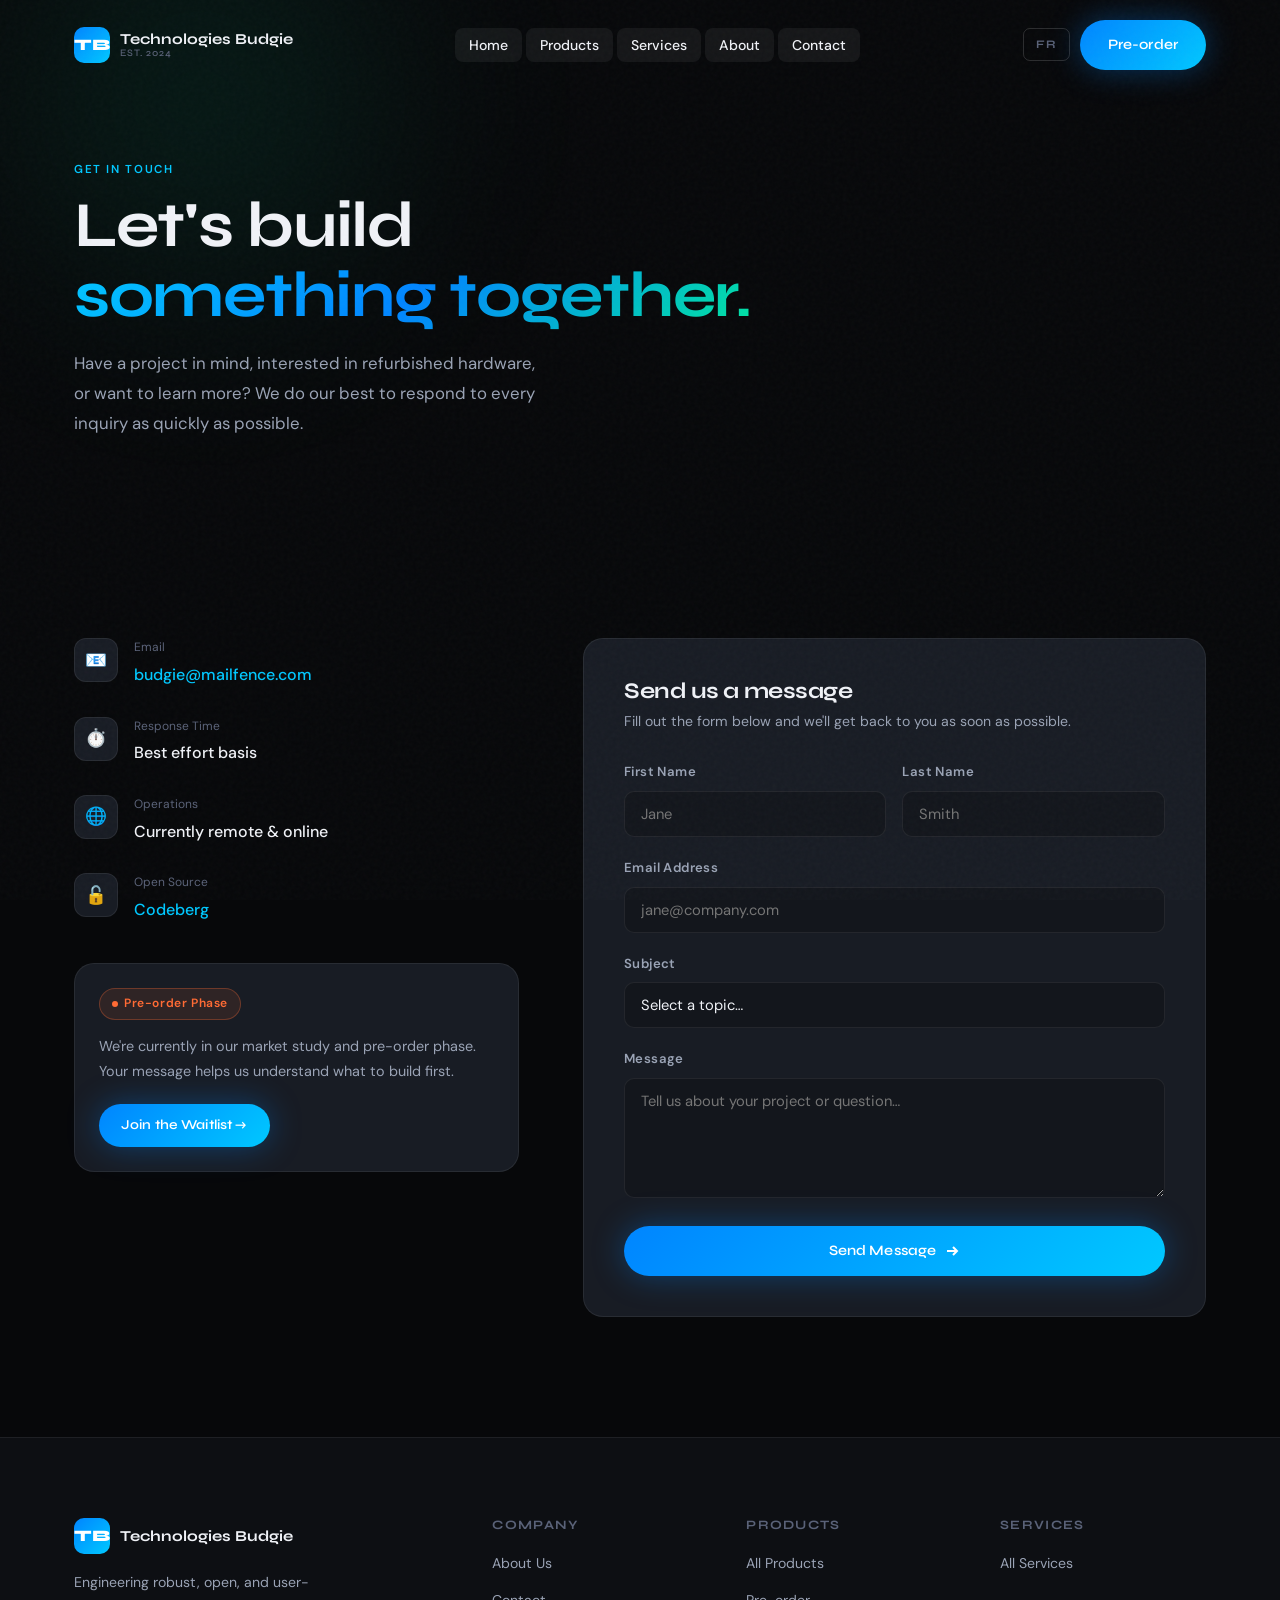
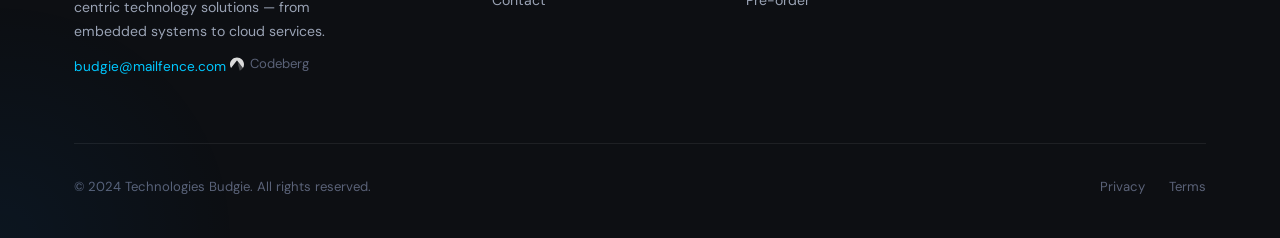
<file: pages/contact/index.html>
<!DOCTYPE html>
<html lang="en">
<head>
  <meta charset="UTF-8" />
  <meta name="viewport" content="width=device-width, initial-scale=1.0" />
  <title>Contact — Technologies Budgie</title>
  <meta name="description" content="Get in touch with Technologies Budgie for services, partnerships, or general inquiries." />
  <link rel="preconnect" href="https://fonts.googleapis.com" />
  <link rel="preconnect" href="https://fonts.gstatic.com" crossorigin />
  <link href="https://fonts.googleapis.com/css2?family=Syne:wght@400;500;600;700;800&family=DM+Sans:ital,opsz,wght@0,9..40,300;0,9..40,400;0,9..40,500;1,9..40,300&display=swap" rel="stylesheet" />
  <link rel="stylesheet" href="../../css/styles.css" />
  <link rel="stylesheet" href="../../css/page.css" />
  <script src="../../js/i18n.js" defer></script>
  <script src="https://challenges.cloudflare.com/turnstile/v0/api.js" async defer></script>
  <link rel="icon" href="../../images/favicon.svg" type="image/svg+xml" />
</head>
<body>

<nav class="nav" id="nav">
  <div class="container"><div class="nav__inner">
    <a href="../../index.html" class="nav__logo">
      <div class="nav__logo-mark">TB</div>
      <div class="nav__logo-name">Technologies Budgie<span class="nav__logo-sub">Est. 2024</span></div>
    </a>
    <ul class="nav__links">
      <li><a href="../../index.html" class="nav__link" data-i18n="nav.home">Home</a></li>
      <li><a href="../products/index.html" class="nav__link" data-i18n="nav.products">Products</a></li>
      <li><a href="../services/index.html" class="nav__link" data-i18n="nav.services">Services</a></li>
      <li><a href="../about/index.html" class="nav__link" data-i18n="nav.about">About</a></li>
      <li><a href="index.html" class="nav__link active" data-i18n="nav.contact">Contact</a></li>
    </ul>
    <div class="nav__actions">
        <button id="lang-toggle" aria-label="Switch language">FR</button>
      <a href="../preorder/index.html" class="btn btn-primary" data-i18n="nav.preorder">Pre-order</a>
      <button class="nav__hamburger"><span></span><span></span><span></span></button>
    </div>
  </div></div>
</nav>
<div class="nav__mobile">
  <button class="nav__mobile-close">✕</button>
  <a href="../../index.html" class="nav__link" data-i18n="nav.home">Home</a>
  <a href="../products/index.html" class="nav__link" data-i18n="nav.products">Products</a>
  <a href="../services/index.html" class="nav__link" data-i18n="nav.services">Services</a>
  <a href="../about/index.html" class="nav__link" data-i18n="nav.about">About</a>
  <a href="index.html" class="nav__link" data-i18n="nav.contact">Contact</a>
  <a href="../preorder/index.html" class="btn btn-primary" style="margin-top:24px;" data-i18n="nav.preorder">Pre-order</a>
</div>

<section class="page-hero">
  <div class="page-hero__bg"><div class="page-hero__orb" style="background:radial-gradient(circle,rgba(0,229,160,0.1),transparent 70%);right:auto;left:-100px;"></div></div>
  <div class="container page-hero__inner">
    <div class="label reveal" data-i18n="contact.hero.label">Get In Touch</div>
    <h1 class="display-lg reveal reveal-delay-1" style="margin-top:12px;">
      <span data-i18n="contact.hero.title">Let's build</span><br><span class="grad-text" data-i18n="contact.hero.title2">something together.</span>
    </h1>
    <p class="reveal reveal-delay-2" style="color:var(--text-2);font-size:1.05rem;max-width:480px;margin-top:16px;line-height:1.8;">
      <span data-i18n="contact.hero.sub">Have a project in mind, interested in refurbished hardware, or want to learn more? We respond to every inquiry within 24 hours.</span>
    </p>
  </div>
</section>

<section class="section">
  <div class="container">
    <div class="contact-grid">
      <div class="reveal">
        <div class="contact-info__item">
          <div class="contact-info__icon">📧</div>
          <div>
            <div class="contact-info__label" data-i18n="contact.info.email">Email</div>
            <div class="contact-info__val"><a href="mailto:budgie@mailfence.com">budgie@mailfence.com</a></div>
          </div>
        </div>
        <div class="contact-info__item">
          <div class="contact-info__icon">⏱️</div>
          <div>
            <div class="contact-info__label" data-i18n="contact.info.response">Response Time</div>
            <div class="contact-info__val" data-i18n="contact.info.respval">Within 24 hours</div>
          </div>
        </div>
        <div class="contact-info__item">
          <div class="contact-info__icon">🌐</div>
          <div>
            <div class="contact-info__label" data-i18n="contact.info.ops">Operations</div>
            <div class="contact-info__val" data-i18n="contact.info.opsval">Currently remote &amp; online</div>
          </div>
        </div>
        <div class="contact-info__item">
          <div class="contact-info__icon">🔓</div>
          <div>
            <div class="contact-info__label" data-i18n="contact.info.oss">Open Source</div>
            <div class="contact-info__val"><a href="https://codeberg.org/TechnologiesBudgie/">Codeberg</a></div>
          </div>
        </div>
        <div style="margin-top:40px;padding:24px;background:var(--surface);border:1px solid var(--border);border-radius:var(--radius-lg);">
          <div class="badge badge--orange" style="margin-bottom:14px;"><span class="dot"></span> <span data-i18n="badge.preorder">Pre-order Phase</span></div>
          <p style="color:var(--text-2);font-size:0.9rem;line-height:1.75;" data-i18n="contact.phase.body">We're currently in our market study and pre-order phase. Your message helps us understand what to build first.</p>
          <a href="../preorder/index.html" class="btn btn-primary" style="margin-top:20px;font-size:0.85rem;padding:10px 22px;" data-i18n="contact.phase.cta">Join the Waitlist →</a>
        </div>
      </div>

      <div class="contact-form reveal reveal-delay-2">
        <h2 style="font-size:1.4rem;margin-bottom:6px;" data-i18n="contact.form.title">Send us a message</h2>
        <p style="color:var(--text-2);font-size:0.88rem;margin-bottom:28px;" data-i18n="contact.form.sub">Fill out the form below and we'll get back to you as soon as possible.</p>
        <form id="contactForm" onsubmit="handleSubmit(event)">
          <div class="form-row">
            <div class="form-group">
              <label class="form-label" for="fname" data-i18n="contact.form.fname">First Name</label>
              <input class="form-input" type="text" id="fname" placeholder="Jane" required />
            </div>
            <div class="form-group">
              <label class="form-label" for="lname" data-i18n="contact.form.lname">Last Name</label>
              <input class="form-input" type="text" id="lname" placeholder="Smith" required />
            </div>
          </div>
          <div class="form-group">
            <label class="form-label" for="email" data-i18n="contact.form.email">Email Address</label>
            <input class="form-input" type="email" id="email" placeholder="jane@company.com" required />
          </div>
          <div class="form-group">
            <label class="form-label" for="subject" data-i18n="contact.form.subject">Subject</label>
            <select class="form-select" id="subject" required>
              <option value="" disabled selected data-i18n="contact.form.select.placeholder">Select a topic…</option>
              <option data-i18n="contact.form.opt1">Hardware Repair</option>
              <option data-i18n="contact.form.opt2">Enterprise Software</option>
              <option data-i18n="contact.form.opt3">Open Source / Products</option>
              <option data-i18n="contact.form.opt4">Partnership</option>
              <option data-i18n="contact.form.opt5">Pre-order</option>
              <option data-i18n="contact.form.opt6">General Inquiry</option>
            </select>
          </div>
          <div class="form-group">
            <label class="form-label" for="message" data-i18n="contact.form.message">Message</label>
            <textarea class="form-textarea" id="message" data-i18n="contact.form.msg.placeholder" placeholder="Tell us about your project or question…" required></textarea>
          </div>
          <div class="cf-turnstile" data-sitekey="0x4AAAAAACoByv73yCOFfusb" data-theme="dark" style="margin-bottom:16px;"></div>
          <button type="submit" class="btn btn-primary" style="width:100%;justify-content:center;" id="submitBtn">
            <span data-i18n="contact.form.submit">Send Message</span>
            <svg viewBox="0 0 16 16" fill="none" stroke="currentColor" stroke-width="2"><path d="M3 8h10M9 4l4 4-4 4"/></svg>
          </button>
        </form>
        <div id="formSuccess" style="display:none;text-align:center;padding:32px;">
          <div style="font-size:2.5rem;margin-bottom:12px;">✅</div>
          <div id="contactSuccessTitle" style="font-family:var(--font-display);font-size:1.2rem;font-weight:700;margin-bottom:8px;"></div>
          <div style="color:var(--text-2);font-size:0.9rem;"><span id="contactSuccessBody"></span> <strong id="confirmedEmail"></strong> <span id="contactSuccessBody2"></span></div>
        </div>
      </div>
    </div>
  </div>
</section>

<footer class="footer">
  <div class="container">
    <div class="footer__grid">
      <div class="footer__brand">
        <a href="../../index.html" class="nav__logo"><div class="nav__logo-mark">TB</div><div class="nav__logo-name">Technologies Budgie</div></a>
        <p data-i18n="footer.desc">Engineering robust, open, and user-centric technology solutions.</p>
        <a href="mailto:budgie@mailfence.com" style="color:var(--accent);font-size:0.85rem;margin-top:12px;display:inline-block;">budgie@mailfence.com</a>
        <a href="https://codeberg.org/TechnologiesBudgie" target="_blank" rel="noopener" style="color:var(--text-3);font-size:0.82rem;margin-top:8px;display:inline-flex;align-items:center;gap:6px;transition:color 0.2s;" onmouseover="this.style.color='var(--text-1)'" onmouseout="this.style.color='var(--text-3)'">
          <img src="../../images/codeberg-logo.svg" width="14" height="14" alt="Codeberg" style="opacity:0.85;vertical-align:middle;filter:brightness(0) invert(1);">
          Codeberg
        </a>
      </div>
      <div class="footer__col"><h4 data-i18n="footer.company">Company</h4><ul><li><a href="../about/index.html" data-i18n="footer.about">About</a></li><li><a href="index.html">Contact</a></li></ul></div>
      <div class="footer__col"><h4 data-i18n="footer.products">Products</h4><ul><li><a href="../products/index.html" data-i18n="footer.all-products">All Products</a></li><li><a href="../preorder/index.html" data-i18n="footer.preorder">Pre-order</a></li></ul></div>
      <div class="footer__col"><h4 data-i18n="footer.services">Services</h4><ul><li><a href="../services/index.html" data-i18n="footer.all-services">All Services</a></li></ul></div>
    </div>
    <div class="footer__bottom">
      <span data-i18n="footer.copy">© 2024 Technologies Budgie. All rights reserved.</span>
      <div class="footer__bottom-links"><a href="#" data-i18n="footer.privacy">Privacy</a><a href="#" data-i18n="footer.terms">Terms</a></div>
    </div>
  </div>
</footer>


<script src="../../js/main.js"></script>
<script>
const CONTACT_WORKER_URL = "https://contact-worker.technologiesbudgie.workers.dev";

async function handleSubmit(e) {
  e.preventDefault();

  const btn = document.getElementById('submitBtn');
  const email = document.getElementById('email').value.trim();
  const fname = document.getElementById('fname').value.trim();
  const lname = document.getElementById('lname').value.trim();
  const subject = document.getElementById('subject').value;
  const message = document.getElementById('message').value.trim();

  btn.disabled = true;
  btn.innerHTML = `<span>${t('contact.form.submitting')}</span>`;

  try {
    const res = await fetch(CONTACT_WORKER_URL, {
      method: 'POST',
      headers: { 'Content-Type': 'application/json' },
      body: JSON.stringify({ email, fname, lname, subject, message, turnstileToken: document.querySelector('[name="cf-turnstile-response"]')?.value || "" })
    });

    const data = await res.json();

    if (res.ok && data.ok) {
      document.getElementById('contactForm').style.display = 'none';
      const successEl = document.getElementById('formSuccess');
      document.getElementById('contactSuccessTitle').textContent = t('contact.success.title');
      document.getElementById('contactSuccessBody').textContent = t('contact.success.body');
      document.getElementById('contactSuccessBody2').textContent = t('contact.success.body2');
      document.getElementById('confirmedEmail').textContent = email;
      successEl.style.display = 'block';
    } else {
      showContactError(btn, data.error || t('contact.form.error'));
    }
  } catch (err) {
    showContactError(btn, t('contact.form.network'));
  }
}

function showContactError(btn, msg) {
  btn.disabled = false;
  btn.innerHTML = `<span>${t('contact.form.submit')}</span><svg viewBox="0 0 16 16" fill="none" stroke="currentColor" stroke-width="2"><path d="M3 8h10M9 4l4 4-4 4"/></svg>`;
  let err = document.getElementById('contactError');
  if (!err) {
    err = document.createElement('p');
    err.id = 'contactError';
    err.style.cssText = 'color:#ff6b35;font-size:0.85rem;text-align:center;margin-top:10px;';
    btn.parentNode.insertBefore(err, btn.nextSibling);
  }
  err.textContent = msg;
}
</script>
</body>
</html>
</file>
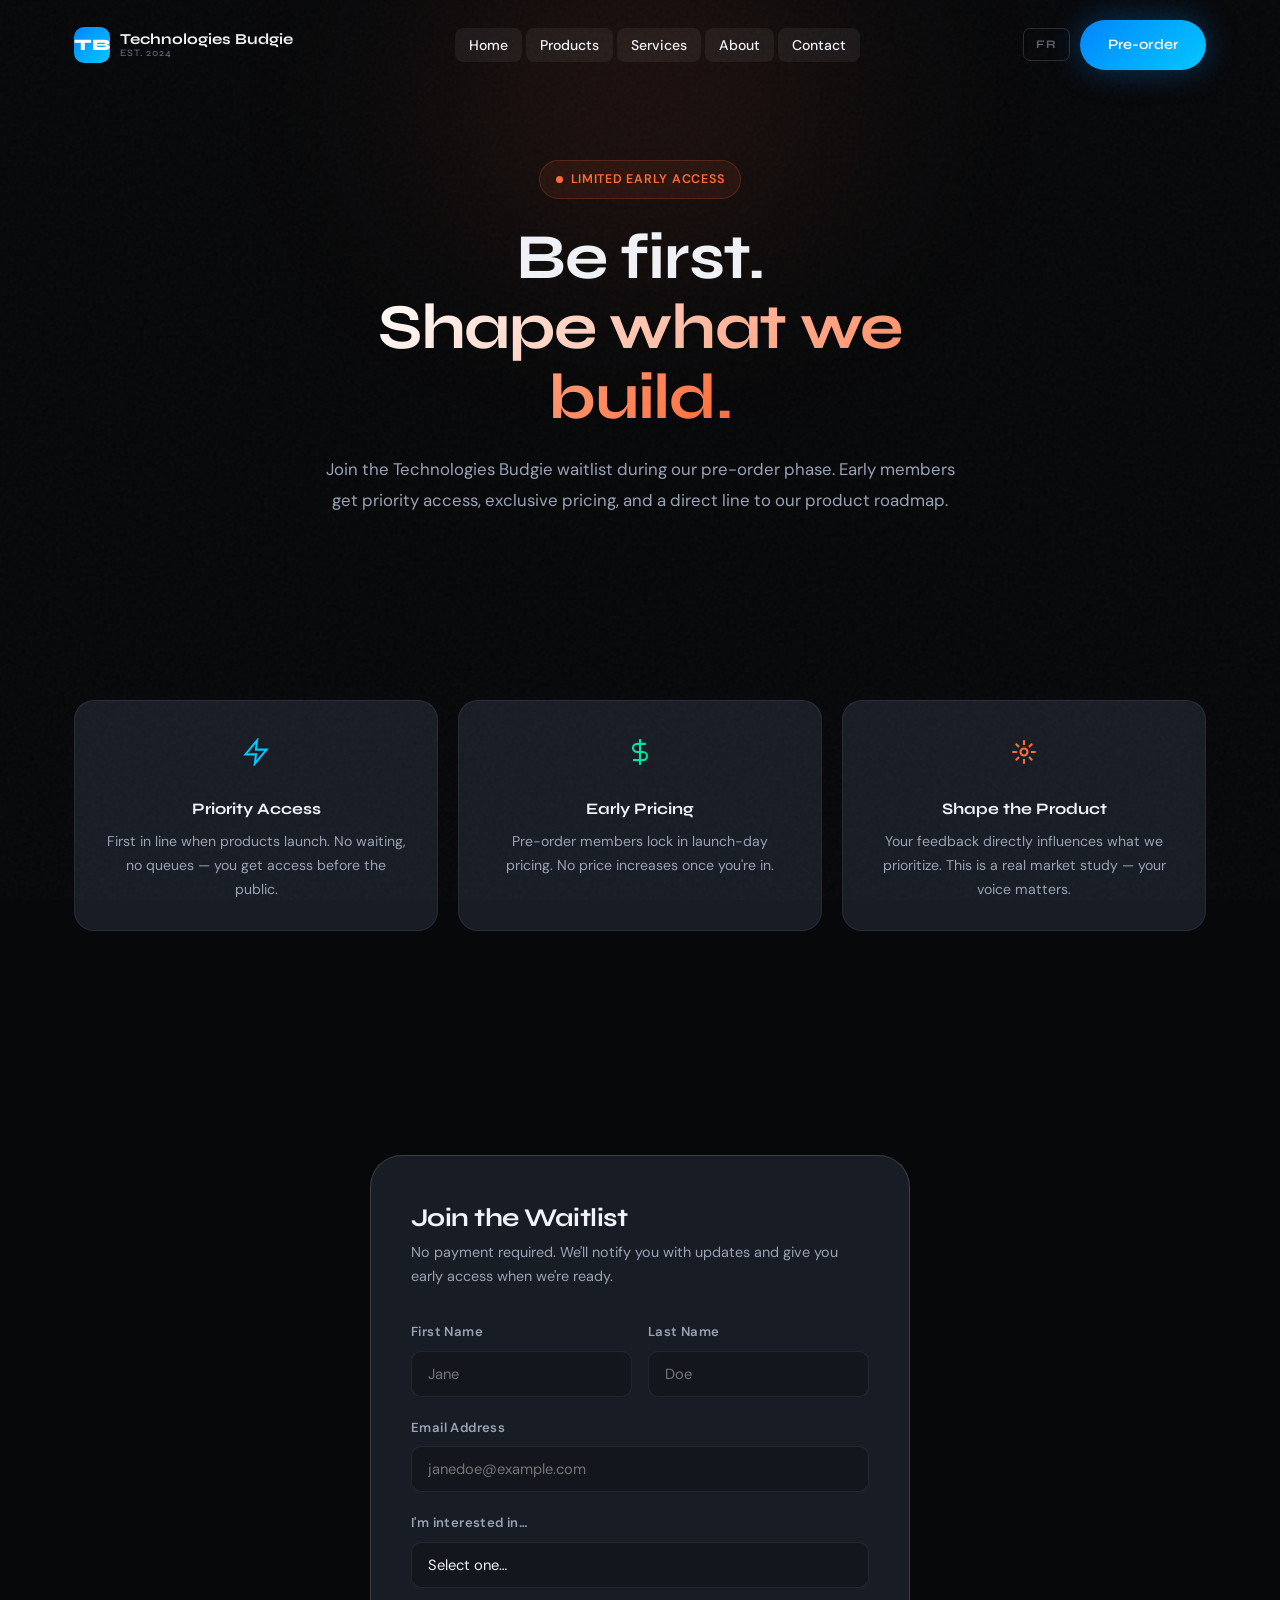
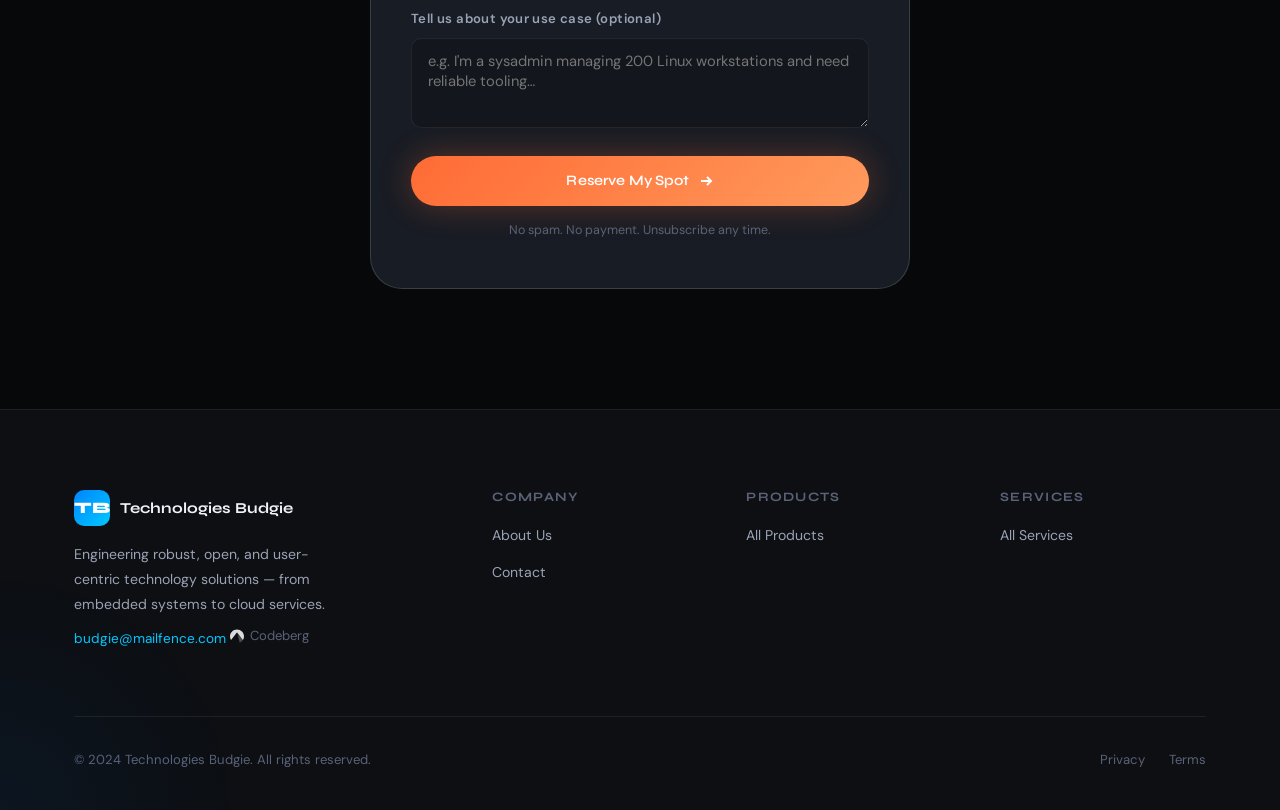
<file: pages/preorder/index.html>
<!DOCTYPE html>
<html lang="en">
<head>
  <meta charset="UTF-8" />
  <meta name="viewport" content="width=device-width, initial-scale=1.0" />
  <title>Pre-order — Technologies Budgie</title>
  <meta name="description" content="Join the Technologies Budgie waitlist. Early access, exclusive pricing, and direct input into what we build." />
  <link rel="preconnect" href="https://fonts.googleapis.com" />
  <link rel="preconnect" href="https://fonts.gstatic.com" crossorigin />
  <link href="https://fonts.googleapis.com/css2?family=Syne:wght@400;500;600;700;800&family=DM+Sans:ital,opsz,wght@0,9..40,300;0,9..40,400;0,9..40,500;1,9..40,300&display=swap" rel="stylesheet" />
  <link rel="stylesheet" href="../../css/styles.css" />
  <link rel="stylesheet" href="../../css/page.css" />
  <script src="../../js/i18n.js" defer></script>
  <script src="https://challenges.cloudflare.com/turnstile/v0/api.js" async defer></script>
  <link rel="icon" href="../../images/favicon.svg" type="image/svg+xml" />
</head>
<body>

<nav class="nav" id="nav">
  <div class="container"><div class="nav__inner">
    <a href="../../index.html" class="nav__logo">
      <div class="nav__logo-mark">TB</div>
      <div class="nav__logo-name">Technologies Budgie<span class="nav__logo-sub">Est. 2024</span></div>
    </a>
    <ul class="nav__links">
      <li><a href="../../index.html" class="nav__link" data-i18n="nav.home">Home</a></li>
      <li><a href="../products/index.html" class="nav__link" data-i18n="nav.products">Products</a></li>
      <li><a href="../services/index.html" class="nav__link" data-i18n="nav.services">Services</a></li>
      <li><a href="../about/index.html" class="nav__link" data-i18n="nav.about">About</a></li>
      <li><a href="../contact/index.html" class="nav__link" data-i18n="nav.contact">Contact</a></li>
    </ul>
    <div class="nav__actions">
        <button id="lang-toggle" aria-label="Switch language">FR</button>
      <a href="index.html" class="btn btn-primary" data-i18n="nav.preorder">Pre-order</a>
      <button class="nav__hamburger"><span></span><span></span><span></span></button>
    </div>
  </div></div>
</nav>
<div class="nav__mobile">
  <button class="nav__mobile-close">✕</button>
  <a href="../../index.html" class="nav__link" data-i18n="nav.home">Home</a>
  <a href="../products/index.html" class="nav__link" data-i18n="nav.products">Products</a>
  <a href="../services/index.html" class="nav__link" data-i18n="nav.services">Services</a>
  <a href="../about/index.html" class="nav__link" data-i18n="nav.about">About</a>
  <a href="../contact/index.html" class="nav__link" data-i18n="nav.contact">Contact</a>
</div>

<!-- Hero -->
<section class="page-hero" style="text-align:center;padding-bottom:40px;">
  <div class="page-hero__bg">
    <div class="page-hero__orb" style="left:50%;top:-100px;transform:translateX(-50%);width:800px;height:400px;background:radial-gradient(circle,rgba(255,107,53,0.12),transparent 70%);"></div>
  </div>
  <div class="container page-hero__inner">
    <div class="preorder-hero-wrap">
      <div class="status-pill" style="margin:0 auto 24px;" >
        <span class="dot"></span>
        <span data-i18n="preorder.status">Limited Early Access</span>
      </div>
      <h1 class="display-lg reveal" style="margin-bottom:20px;">
        <span data-i18n="preorder.title1">Be first.</span><br><span class="grad-text-warm" data-i18n="preorder.title2">Shape what we build.</span>
      </h1>
      <p class="reveal reveal-delay-1" style="color:var(--text-2);font-size:1.05rem;line-height:1.85;">
        <span data-i18n="preorder.sub">Join the Technologies Budgie waitlist during our pre-order phase. Early members get priority access, exclusive pricing, and a direct line to our product roadmap.</span>
      </p>
    </div>
  </div>
</section>

<!-- Benefits -->
<section class="section--sm">
  <div class="container">
    <div class="preorder-features">
      <div class="pf-card reveal">
        <div class="pf-card__icon">
          <svg width="28" height="28" viewBox="0 0 24 24" fill="none" stroke="#00c8ff" stroke-width="1.8" style="margin:0 auto;"><path d="M13 2L3 14h9l-1 8 10-12h-9l1-8z"/></svg>
        </div>
        <div class="pf-card__title" data-i18n="preorder.f1.title">Priority Access</div>
        <div class="pf-card__body" data-i18n="preorder.f1.body">First in line when products launch. No waiting, no queues — you get access before the public.</div>
      </div>
      <div class="pf-card reveal reveal-delay-1">
        <div class="pf-card__icon">
          <svg width="28" height="28" viewBox="0 0 24 24" fill="none" stroke="#00e5a0" stroke-width="1.8" style="margin:0 auto;"><line x1="12" y1="1" x2="12" y2="23"/><path d="M17 5H9.5a3.5 3.5 0 0 0 0 7h5a3.5 3.5 0 0 1 0 7H6"/></svg>
        </div>
        <div class="pf-card__title" data-i18n="preorder.f2.title">Early Pricing</div>
        <div class="pf-card__body" data-i18n="preorder.f2.body">Pre-order members lock in launch-day pricing. No price increases once you're in.</div>
      </div>
      <div class="pf-card reveal reveal-delay-2">
        <div class="pf-card__icon">
          <svg width="28" height="28" viewBox="0 0 24 24" fill="none" stroke="#ff6b35" stroke-width="1.8" style="margin:0 auto;"><circle cx="12" cy="12" r="3"/><path d="M12 2v4M12 18v4M4.93 4.93l2.83 2.83M16.24 16.24l2.83 2.83M2 12h4M18 12h4M4.93 19.07l2.83-2.83M16.24 7.76l2.83-2.83"/></svg>
        </div>
        <div class="pf-card__title" data-i18n="preorder.f3.title">Shape the Product</div>
        <div class="pf-card__body" data-i18n="preorder.f3.body">Your feedback directly influences what we prioritize. This is a real market study — your voice matters.</div>
      </div>
    </div>
  </div>
</section>

<!-- Form -->
<section class="section--sm" style="padding-bottom:120px;">
  <div class="container">
    <div class="preorder-form-wrap reveal">
      <h2 data-i18n="preorder.form.title">Join the Waitlist</h2>
      <p data-i18n="preorder.form.sub">No payment required. We'll notify you with updates and give you early access when we're ready.</p>

      <form id="preorderForm" onsubmit="handlePreorder(event)">
        <div class="form-row">
          <div class="form-group">
            <label class="form-label" for="pfname" data-i18n="preorder.form.fname">First Name</label>
            <input class="form-input" type="text" id="pfname" placeholder="Jane" required />
          </div>
          <div class="form-group">
            <label class="form-label" for="plname" data-i18n="preorder.form.lname">Last Name</label>
            <input class="form-input" type="text" id="plname" placeholder="Doe" required />
          </div>
        </div>
        <div class="form-group">
          <label class="form-label" for="pemail" data-i18n="preorder.form.email">Email Address</label>
          <input class="form-input" type="email" id="pemail" placeholder="janedoe@example.com" required />
        </div>
        <div class="form-group">
          <label class="form-label" for="ptype" data-i18n="preorder.form.interest">I'm interested in…</label>
          <select class="form-select" id="ptype" required>
            <option value="" disabled selected data-i18n="preorder.form.select.placeholder">Select one…</option>
              <option data-i18n="preorder.form.opt1">DiskParted (available now)</option>
              <option data-i18n="preorder.form.opt2">LogDock (in development)</option>
              <option data-i18n="preorder.form.opt2ce">LogDock CE (in development)</option>
              <option data-i18n="preorder.form.opt3">Forge Suite (in development)</option>
              <option data-i18n="preorder.form.opt4">Hardware Repair Services</option>
              <option data-i18n="preorder.form.opt5">Hardware Products (roadmap)</option>
              <option data-i18n="preorder.form.opt6">Cloud / Infrastructure (roadmap)</option>
              <option data-i18n="preorder.form.opt7">Everything — keep me posted</option>
          </select>
        </div>
        <div class="form-group">
          <label class="form-label" for="pcontext" data-i18n="preorder.form.context">Tell us about your use case (optional)</label>
          <textarea class="form-textarea" id="pcontext" data-i18n="preorder.form.ctx.placeholder" placeholder="e.g. I'm a sysadmin managing 200 Linux workstations and need reliable tooling…" style="min-height:90px;"></textarea>
        </div>
        <div class="cf-turnstile" data-sitekey="0x4AAAAAACoByv73yCOFfusb" data-theme="dark" style="margin-bottom:16px;"></div>
        <button type="submit" class="btn btn-primary" style="width:100%;justify-content:center;background:linear-gradient(135deg,#ff6b35,#ff9a5c);box-shadow:0 0 32px rgba(255,107,53,0.3);" id="preorderBtn">
          <span data-i18n="preorder.form.submit">Reserve My Spot</span>
          <svg viewBox="0 0 16 16" fill="none" stroke="currentColor" stroke-width="2"><path d="M3 8h10M9 4l4 4-4 4"/></svg>
        </button>
        <p style="text-align:center;color:var(--text-3);font-size:0.78rem;margin-top:14px;" data-i18n="preorder.form.note">No spam. No payment. Unsubscribe any time.</p>
      </form>

      <div id="preorderSuccess" style="display:none;text-align:center;padding:16px 0;">
        <div style="font-size:3rem;margin-bottom:16px;">🎉</div>
        <div id="preorderSuccessTitle" style="font-family:var(--font-display);font-size:1.4rem;font-weight:800;margin-bottom:8px;"></div>
        <div style="color:var(--text-2);font-size:0.92rem;line-height:1.7;"><span id="preorderSuccessBody"></span> <strong id="pConfirmedEmail" style="color:var(--text-1);"></strong>.<br><span id="preorderSuccessThanks"></span></div>
        <a href="../../index.html" class="btn btn-outline" style="margin-top:28px;" data-i18n="preorder.back">← Back to Home</a>
      </div>
    </div>
  </div>
</section>

<footer class="footer">
  <div class="container">
    <div class="footer__grid">
      <div class="footer__brand">
        <a href="../../index.html" class="nav__logo"><div class="nav__logo-mark">TB</div><div class="nav__logo-name">Technologies Budgie</div></a>
        <p data-i18n="footer.desc">Engineering robust, open, and user-centric technology solutions.</p>
        <a href="mailto:budgie@mailfence.com" style="color:var(--accent);font-size:0.85rem;margin-top:12px;display:inline-block;">budgie@mailfence.com</a>
        <a href="https://codeberg.org/TechnologiesBudgie" target="_blank" rel="noopener" style="color:var(--text-3);font-size:0.82rem;margin-top:8px;display:inline-flex;align-items:center;gap:6px;transition:color 0.2s;" onmouseover="this.style.color='var(--text-1)'" onmouseout="this.style.color='var(--text-3)'">
          <img src="../../images/codeberg-logo.svg" width="14" height="14" alt="Codeberg" style="opacity:0.85;vertical-align:middle;filter:brightness(0) invert(1);">
          Codeberg
        </a>
      </div>
      <div class="footer__col"><h4 data-i18n="footer.company">Company</h4><ul><li><a href="../about/index.html" data-i18n="footer.about">About</a></li><li><a href="../contact/index.html" data-i18n="footer.contact">Contact</a></li></ul></div>
      <div class="footer__col"><h4 data-i18n="footer.products">Products</h4><ul><li><a href="../products/index.html" data-i18n="footer.all-products">All Products</a></li></ul></div>
      <div class="footer__col"><h4 data-i18n="footer.services">Services</h4><ul><li><a href="../services/index.html" data-i18n="footer.all-services">All Services</a></li></ul></div>
    </div>
    <div class="footer__bottom">
      <span data-i18n="footer.copy">© 2024 Technologies Budgie. All rights reserved.</span>
      <div class="footer__bottom-links"><a href="#" data-i18n="footer.privacy">Privacy</a><a href="#" data-i18n="footer.terms">Terms</a></div>
    </div>
  </div>
</footer>

<script src="../../js/main.js"></script>
<script>
const WORKER_URL = "https://waitlist-worker.technologiesbudgie.workers.dev";

async function handlePreorder(e) {
  e.preventDefault();

  const btn = document.getElementById('preorderBtn');
  const email = document.getElementById('pemail').value.trim();
  const fname = document.getElementById('pfname').value.trim();
  const lname = document.getElementById('plname').value.trim();
  const interest = document.getElementById('ptype').value;
  const context = document.getElementById('pcontext').value.trim();

  btn.disabled = true;
  btn.innerHTML = `<span>${t('preorder.form.submitting')}</span>`;

  try {
    const res = await fetch(WORKER_URL, {
      method: 'POST',
      headers: { 'Content-Type': 'application/json' },
      body: JSON.stringify({ email, fname, lname, interest, context, turnstileToken: document.querySelector('[name="cf-turnstile-response"]')?.value || "" })
    });

    const data = await res.json();

    if (res.ok && data.ok) {
      document.getElementById('preorderForm').style.display = 'none';
      const successEl = document.getElementById('preorderSuccess');
      document.getElementById('preorderSuccessTitle').textContent = t('preorder.success.title');
      document.getElementById('preorderSuccessBody').textContent = t('preorder.success.body');
      document.getElementById('preorderSuccessThanks').textContent = t('preorder.success.thanks');
      document.getElementById('pConfirmedEmail').textContent = email;
      successEl.style.display = 'block';
    } else if (res.status === 409) {
      showFormError(btn, t('preorder.form.already'));
    } else {
      showFormError(btn, data.error || t('preorder.form.error'));
    }
  } catch (err) {
    showFormError(btn, t('preorder.form.network'));
  }
}

function showFormError(btn, msg) {
  btn.disabled = false;
  btn.innerHTML = `<span>${t('preorder.form.submit')}</span><svg viewBox="0 0 16 16" fill="none" stroke="currentColor" stroke-width="2"><path d="M3 8h10M9 4l4 4-4 4"/></svg>`;
  let err = document.getElementById('preorderError');
  if (!err) {
    err = document.createElement('p');
    err.id = 'preorderError';
    err.style.cssText = 'color:#ff6b35;font-size:0.85rem;text-align:center;margin-top:10px;';
    btn.parentNode.insertBefore(err, btn.nextSibling);
  }
  err.textContent = msg;
}
</script>
</body>
</html>
</file>
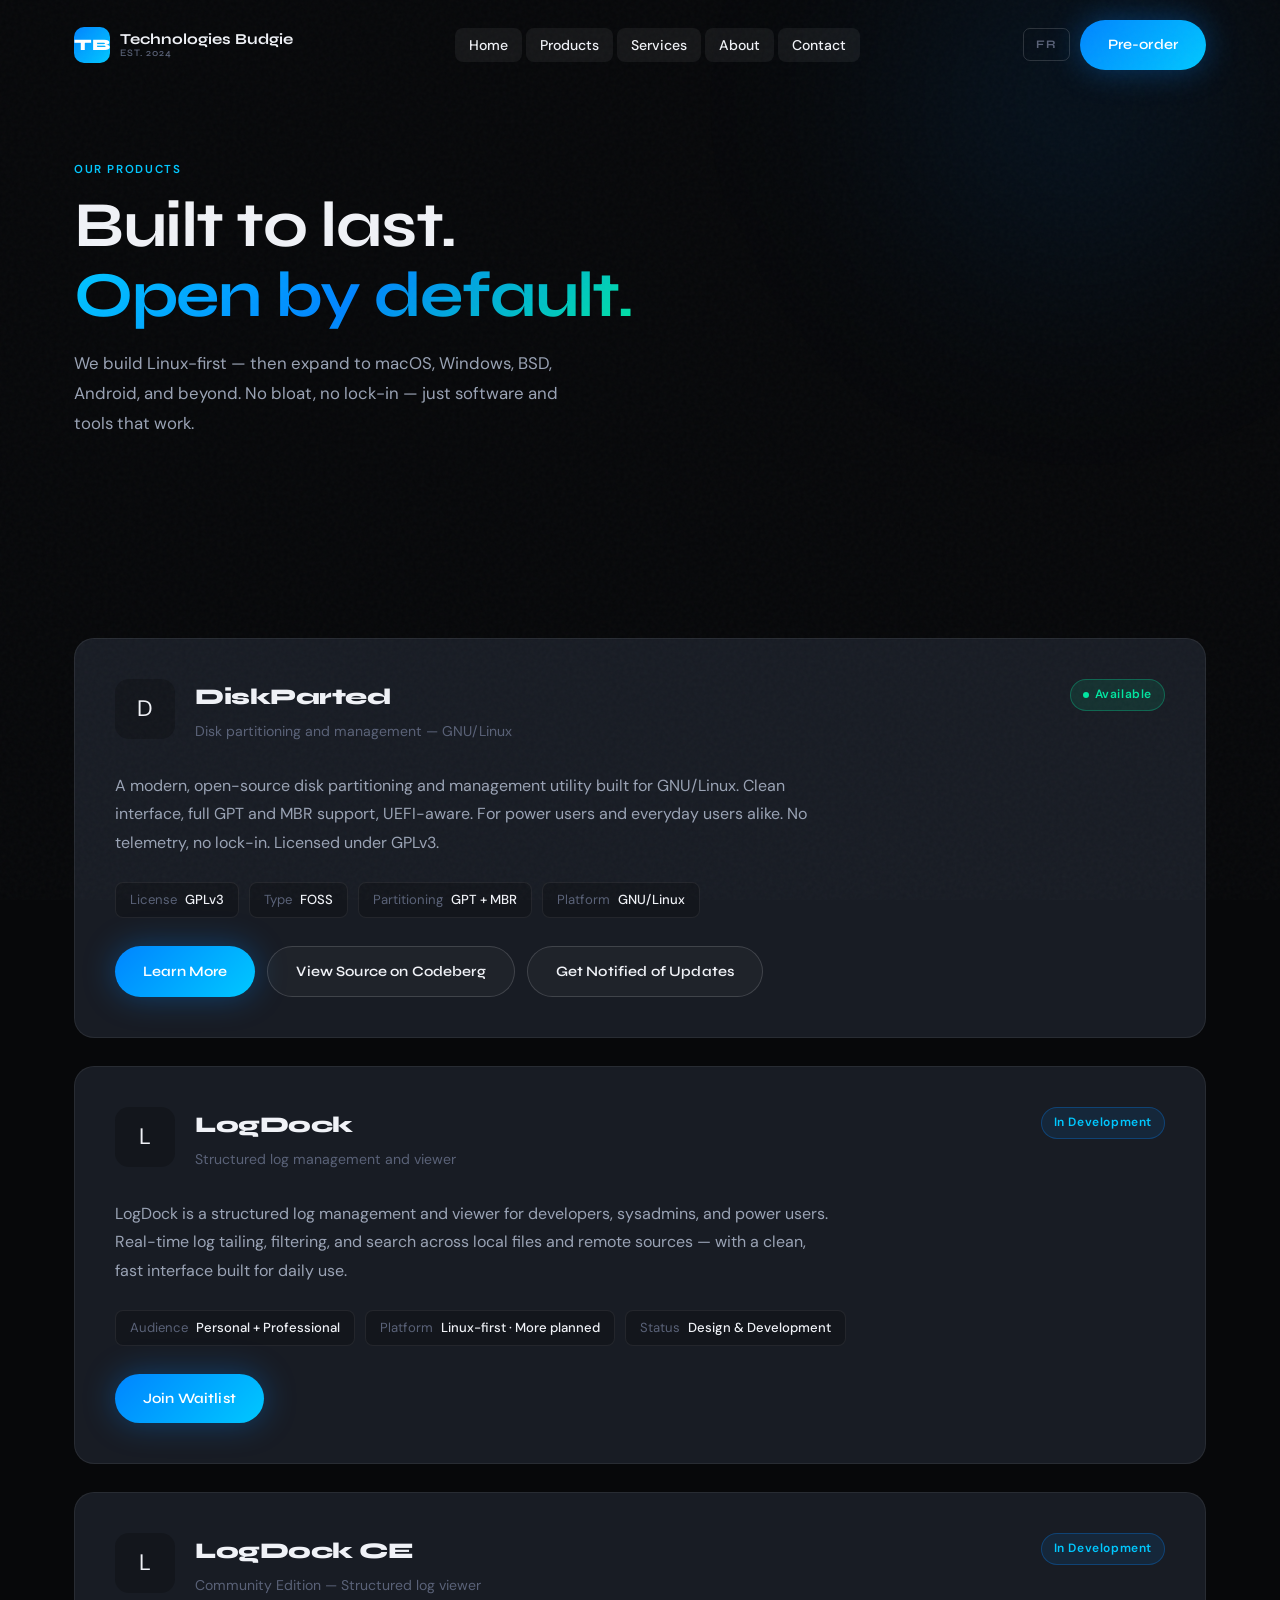
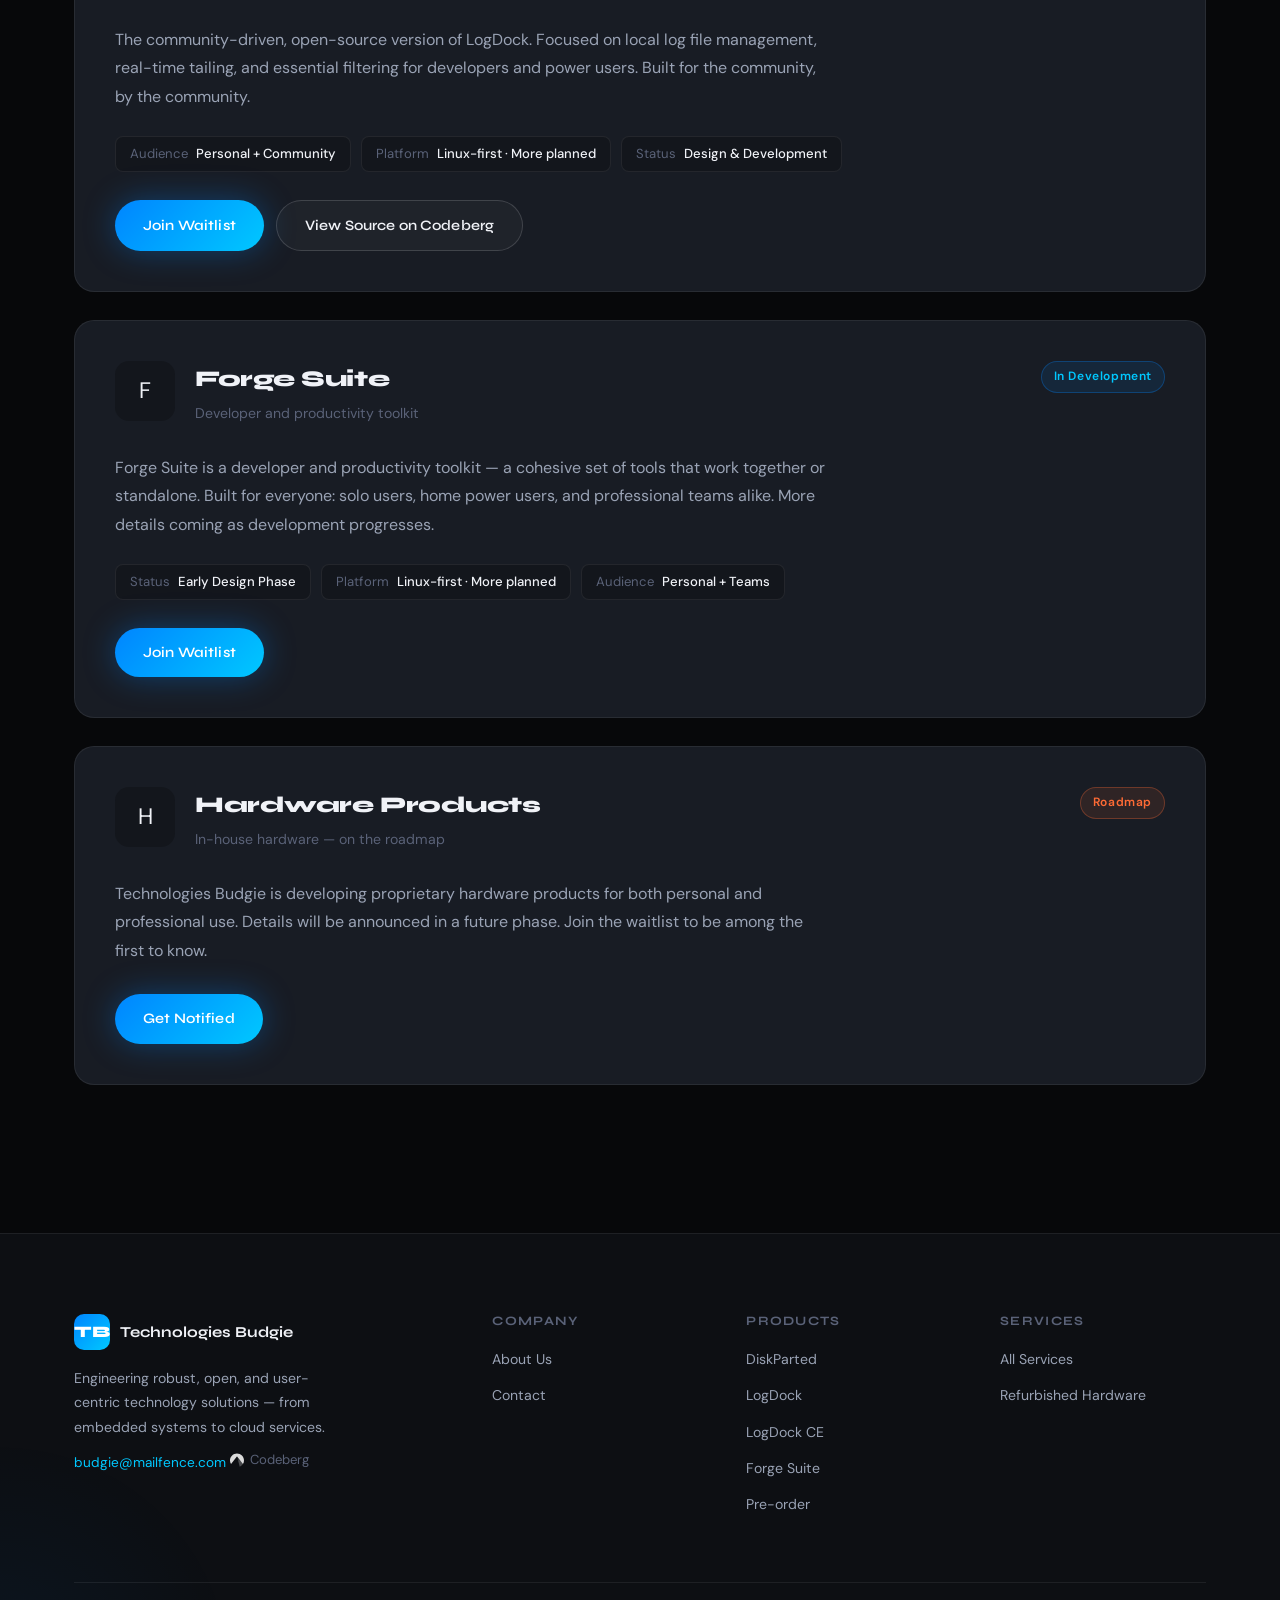
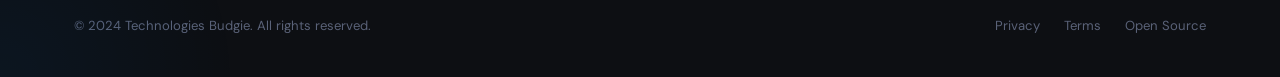
<file: pages/products/index.html>
<!DOCTYPE html>
<html lang="en">
<head>
  <meta charset="UTF-8" />
  <meta name="viewport" content="width=device-width, initial-scale=1.0" />
  <title>Products — Technologies Budgie</title>
  <meta name="description" content="Explore Technologies Budgie's software and hardware products. From USB flashing utilities to enterprise-grade software suites." />
  <link rel="preconnect" href="https://fonts.googleapis.com" />
  <link rel="preconnect" href="https://fonts.gstatic.com" crossorigin />
  <link href="https://fonts.googleapis.com/css2?family=Syne:wght@400;500;600;700;800&family=DM+Sans:ital,opsz,wght@0,9..40,300;0,9..40,400;0,9..40,500;1,9..40,300&display=swap" rel="stylesheet" />
  <link rel="stylesheet" href="../../css/styles.css" />
  <link rel="stylesheet" href="../../css/page.css" />
  <script src="../../js/i18n.js" defer></script>
  <link rel="icon" href="../../images/favicon.svg" type="image/svg+xml" />
</head>
<body>

<nav class="nav" id="nav">
  <div class="container">
    <div class="nav__inner">
      <a href="../../index.html" class="nav__logo">
        <div class="nav__logo-mark">TB</div>
        <div class="nav__logo-name">Technologies Budgie<span class="nav__logo-sub">Est. 2024</span></div>
      </a>
      <ul class="nav__links">
        <li><a href="../../index.html" class="nav__link" data-i18n="nav.home">Home</a></li>
        <li><a href="index.html" class="nav__link active" data-i18n="nav.products">Products</a></li>
        <li><a href="../services/index.html" class="nav__link" data-i18n="nav.services">Services</a></li>
        <li><a href="../about/index.html" class="nav__link" data-i18n="nav.about">About</a></li>
        <li><a href="../contact/index.html" class="nav__link" data-i18n="nav.contact">Contact</a></li>
      </ul>
      <div class="nav__actions">
        <button id="lang-toggle" aria-label="Switch language">FR</button>
        <a href="../preorder/index.html" class="btn btn-primary" data-i18n="nav.preorder">Pre-order</a>
        <button class="nav__hamburger"><span></span><span></span><span></span></button>
      </div>
    </div>
  </div>
</nav>
<div class="nav__mobile">
  <button class="nav__mobile-close">✕</button>
  <a href="../../index.html" class="nav__link" data-i18n="nav.home">Home</a>
  <a href="index.html" class="nav__link" data-i18n="nav.products">Products</a>
  <a href="../services/index.html" class="nav__link" data-i18n="nav.services">Services</a>
  <a href="../about/index.html" class="nav__link" data-i18n="nav.about">About</a>
  <a href="../contact/index.html" class="nav__link" data-i18n="nav.contact">Contact</a>
  <a href="../preorder/index.html" class="btn btn-primary" style="margin-top:24px;" data-i18n="nav.preorder">Pre-order</a>
</div>

<!-- Page Hero -->
<section class="page-hero">
  <div class="page-hero__bg">
    <div class="page-hero__orb"></div>
  </div>
  <div class="container page-hero__inner">
    <div class="label reveal" data-i18n="products.hero.label">Our Products</div>
    <h1 class="display-lg reveal reveal-delay-1" style="margin-top:12px;">
      <span data-i18n="products.hero.title">Built to last.</span><br><span class="grad-text" data-i18n="products.hero.title2">Open by default.</span>
    </h1>
    <p class="reveal reveal-delay-2" style="color:var(--text-2);font-size:1.05rem;max-width:520px;margin-top:16px;line-height:1.8;">
      <span data-i18n="products.hero.sub">Every product we build starts from a real need. No bloat, no lock-in — just software and tools that work.</span>
    </p>
  </div>
</section>

<!-- Products Grid -->
<section class="section">
  <div class="container">

    <!-- DiskParted -->
    <div class="product-card reveal" id="diskparted">
      <div class="product-card__header">
        <div class="product-card__icon" style="font-size:1.4rem;">D</div>
        <div>
          <div class="product-card__name">DiskParted</div>
          <div class="product-card__tagline" data-i18n="products.dp.tagline">Disk partitioning and management — GNU/Linux</div>
        </div>
        <div class="badge badge--green" style="margin-left:auto;"><span class="dot"></span> <span data-i18n="products.dp.badge">Available</span></div>
      </div>
      <div class="product-card__body">
        <p data-i18n="products.dp.body">A modern, open-source disk partitioning and management utility designed for everyone — from power users to those who just need a clean interface to manage their drives. Full GPT and MBR support, UEFI-aware, cross-platform. No telemetry, no lock-in. Licensed under GPLv3.</p>
        <div class="product-card__specs">
          <div class="spec"><span class="spec__key" data-i18n="spec.license">License</span><span class="spec__val">GPLv3</span></div>
          <div class="spec"><span class="spec__key" data-i18n="spec.type">Type</span><span class="spec__val" data-i18n="spec.foss">FOSS</span></div>
          <div class="spec"><span class="spec__key" data-i18n="spec.partitioning">Partitioning</span><span class="spec__val" data-i18n="spec.gpt_mbr">GPT + MBR</span></div>
          <div class="spec"><span class="spec__key" data-i18n="spec.platform">Platform</span><span class="spec__val" data-i18n="spec.gnu_linux">GNU/Linux</span></div>
        </div>
        <div class="product-card__actions">
          <a href="diskparted/index.html" class="btn btn-primary" data-i18n="products.dp.cta.learn">Learn More</a>
          <a href="https://codeberg.org/TechnologiesBudgie/diskparted/" target="_blank" rel="noopener" class="btn btn-outline" data-i18n="products.dp.cta.source">View Source on Codeberg</a>
          <a href="../preorder/index.html" class="btn btn-outline" data-i18n="products.dp.cta2">Get Notified of Updates</a>
        </div>
      </div>
    </div>

    <!-- LogDock -->
    <div class="product-card reveal" id="logdock">
      <div class="product-card__header">
        <div class="product-card__icon" style="font-size:1.4rem;">L</div>
        <div>
          <div class="product-card__name">LogDock</div>
          <div class="product-card__tagline" data-i18n="products.ld.tagline">Structured log management and viewer</div>
        </div>
        <div class="badge badge--blue" style="margin-left:auto;" data-i18n="products.ld.badge">In Development</div>
      </div>
      <div class="product-card__body">
        <p data-i18n="products.ld.body">LogDock is a structured log management and viewer for developers, sysadmins, and power users. Real-time log tailing, filtering, and search across local files and remote sources — with a clean, fast interface built for daily use.</p>
        <div class="product-card__specs">
          <div class="spec"><span class="spec__key" data-i18n="spec.audience">Audience</span><span class="spec__val" data-i18n="spec.pers_prof">Personal + Professional</span></div>
          <div class="spec"><span class="spec__key" data-i18n="spec.platform">Platform</span><span class="spec__val" data-i18n="spec.linux_more">Linux-first · More planned</span></div>
          <div class="spec"><span class="spec__key" data-i18n="spec.status">Status</span><span class="spec__val" data-i18n="spec.design_dev">Design &amp; Development</span></div>
        </div>
        <div class="product-card__actions">
          <a href="../preorder/index.html" class="btn btn-primary" data-i18n="products.ld.cta1">Join Waitlist</a>
        </div>
      </div>
    </div>

    <!-- LogDock CE -->
    <div class="product-card reveal" id="logdock-ce">
      <div class="product-card__header">
        <div class="product-card__icon" style="font-size:1.4rem;">L</div>
        <div>
          <div class="product-card__name">LogDock CE</div>
          <div class="product-card__tagline" data-i18n="products.ldce.tagline">Community Edition — Structured log viewer</div>
        </div>
        <div class="badge badge--blue" style="margin-left:auto;" data-i18n="products.ldce.badge">In Development</div>
      </div>
      <div class="product-card__body">
        <p data-i18n="products.ldce.body">The community-driven, open-source version of LogDock. Focused on local log file management, real-time tailing, and essential filtering for developers and power users. Built for the community, by the community.</p>
        <div class="product-card__specs">
          <div class="spec"><span class="spec__key" data-i18n="spec.audience">Audience</span><span class="spec__val" data-i18n="spec.pers_comm">Personal + Community</span></div>
          <div class="spec"><span class="spec__key" data-i18n="spec.platform">Platform</span><span class="spec__val" data-i18n="spec.linux_more">Linux-first · More planned</span></div>
          <div class="spec"><span class="spec__key" data-i18n="spec.status">Status</span><span class="spec__val" data-i18n="spec.design_dev">Design &amp; Development</span></div>
        </div>
        <div class="product-card__actions">
          <a href="../preorder/index.html" class="btn btn-primary" data-i18n="products.ldce.cta1">Join Waitlist</a>
          <a href="https://codeberg.org/TechnologiesBudgie/logdock-ce/" target="_blank" rel="noopener" class="btn btn-outline" data-i18n="products.ldce.cta.source">View Source on Codeberg</a>
        </div>
      </div>
    </div>

    <!-- Forge Suite -->
    <div class="product-card reveal" id="forge">
      <div class="product-card__header">
        <div class="product-card__icon" style="font-size:1.4rem;">F</div>
        <div>
          <div class="product-card__name">Forge Suite</div>
          <div class="product-card__tagline" data-i18n="products.fs.tagline">Developer and productivity toolkit</div>
        </div>
        <div class="badge badge--blue" style="margin-left:auto;" data-i18n="products.fs.badge">In Development</div>
      </div>
      <div class="product-card__body">
        <p data-i18n="products.fs.body">Forge Suite is a developer and productivity toolkit — a cohesive set of tools that work together or standalone. More details coming as development progresses. Built for people who work in and around software, regardless of role or team size.</p>
        <div class="product-card__specs">
          <div class="spec"><span class="spec__key" data-i18n="spec.status">Status</span><span class="spec__val" data-i18n="spec.early_design">Early Design Phase</span></div>
          <div class="spec"><span class="spec__key" data-i18n="spec.platform">Platform</span><span class="spec__val" data-i18n="spec.linux_more">Linux-first · More planned</span></div>
          <div class="spec"><span class="spec__key" data-i18n="spec.audience">Audience</span><span class="spec__val" data-i18n="spec.pers_teams">Personal + Teams</span></div>
        </div>
        <div class="product-card__actions">
          <a href="../preorder/index.html" class="btn btn-primary" data-i18n="products.fs.cta1">Join Waitlist</a>
        </div>
      </div>
    </div>

    <!-- Hardware -->
    <div class="product-card reveal" id="hardware">
      <div class="product-card__header">
        <div class="product-card__icon" style="font-size:1.4rem;">H</div>
        <div>
          <div class="product-card__name" data-i18n="products.hw.name">Hardware Products</div>
          <div class="product-card__tagline" data-i18n="products.hw.tagline">In-house hardware — on the roadmap</div>
        </div>
        <div class="badge badge--orange" style="margin-left:auto;" data-i18n="products.hw.badge">Roadmap</div>
      </div>
      <div class="product-card__body">
        <p data-i18n="products.hw.body">Technologies Budgie is developing proprietary hardware products for both personal and professional use. Details will be announced in a future phase. Join the waitlist to be among the first to know.</p>
        <div class="product-card__actions">
          <a href="../preorder/index.html" class="btn btn-primary" data-i18n="products.hw.cta1">Get Notified</a>
        </div>
      </div>
    </div>

  </div>
</section>

<!-- Footer -->
<footer class="footer">
  <div class="container">
    <div class="footer__grid">
      <div class="footer__brand">
        <a href="../../index.html" class="nav__logo">
          <div class="nav__logo-mark">TB</div>
          <div class="nav__logo-name">Technologies Budgie</div>
        </a>
        <p data-i18n="footer.desc">Engineering robust, open, and user-centric technology solutions.</p>
        <a href="mailto:budgie@mailfence.com" style="color:var(--accent);font-size:0.85rem;margin-top:12px;display:inline-block;">budgie@mailfence.com</a>
        <a href="https://codeberg.org/TechnologiesBudgie" target="_blank" rel="noopener" style="color:var(--text-3);font-size:0.82rem;margin-top:8px;display:inline-flex;align-items:center;gap:6px;transition:color 0.2s;" onmouseover="this.style.color='var(--text-1)'" onmouseout="this.style.color='var(--text-3)'">
          <img src="../../images/codeberg-logo.svg" width="14" height="14" alt="Codeberg" style="opacity:0.85;vertical-align:middle;filter:brightness(0) invert(1);">
          Codeberg
        </a>
      </div>
      <div class="footer__col"><h4 data-i18n="footer.company">Company</h4><ul>
        <li><a href="../about/index.html" data-i18n="footer.about">About Us</a></li>
        <li><a href="../contact/index.html" data-i18n="footer.contact">Contact</a></li>
      </ul></div>
      <div class="footer__col"><h4 data-i18n="footer.products">Products</h4><ul>
        <li><a href="#diskparted">DiskParted</a></li>
        <li><a href="#logdock">LogDock</a></li>
        <li><a href="#logdock-ce">LogDock CE</a></li>
        <li><a href="#forge">Forge Suite</a></li>
        <li><a href="../preorder/index.html" data-i18n="footer.preorder">Pre-order</a></li>
      </ul></div>
      <div class="footer__col"><h4 data-i18n="footer.services">Services</h4><ul>
        <li><a href="../services/index.html" data-i18n="footer.all-services">All Services</a></li>
        <li><a href="../services/index.html#repair" data-i18n="footer.repair">Hardware Repair</a></li>
      </ul></div>
    </div>
    <div class="footer__bottom">
      <span data-i18n="footer.copy">© 2024 Technologies Budgie. All rights reserved.</span>
      <div class="footer__bottom-links"><a href="#" data-i18n="footer.privacy">Privacy</a><a href="#" data-i18n="footer.terms">Terms</a><a href="#" data-i18n="footer.opensource">Open Source</a></div>
    </div>
  </div>
</footer>

<script src="../../js/main.js"></script>
</body>
</html>
</file>
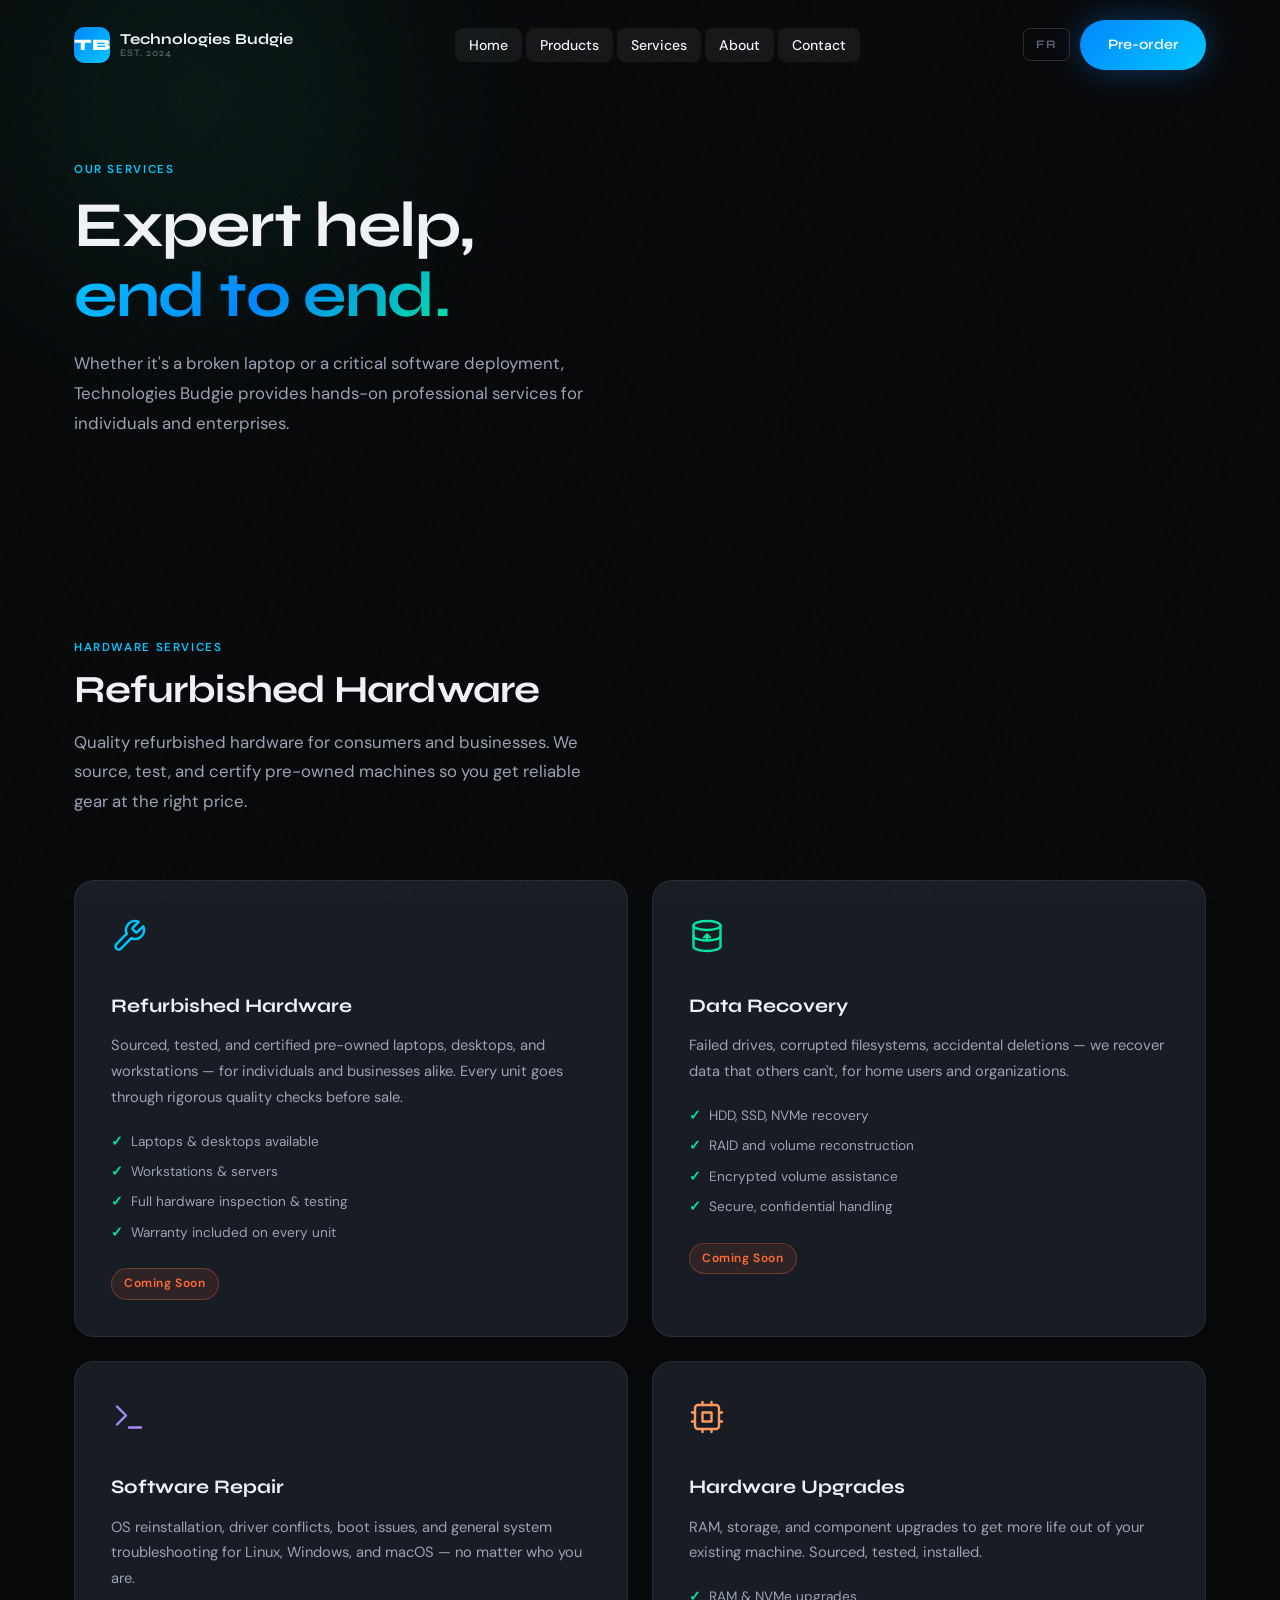
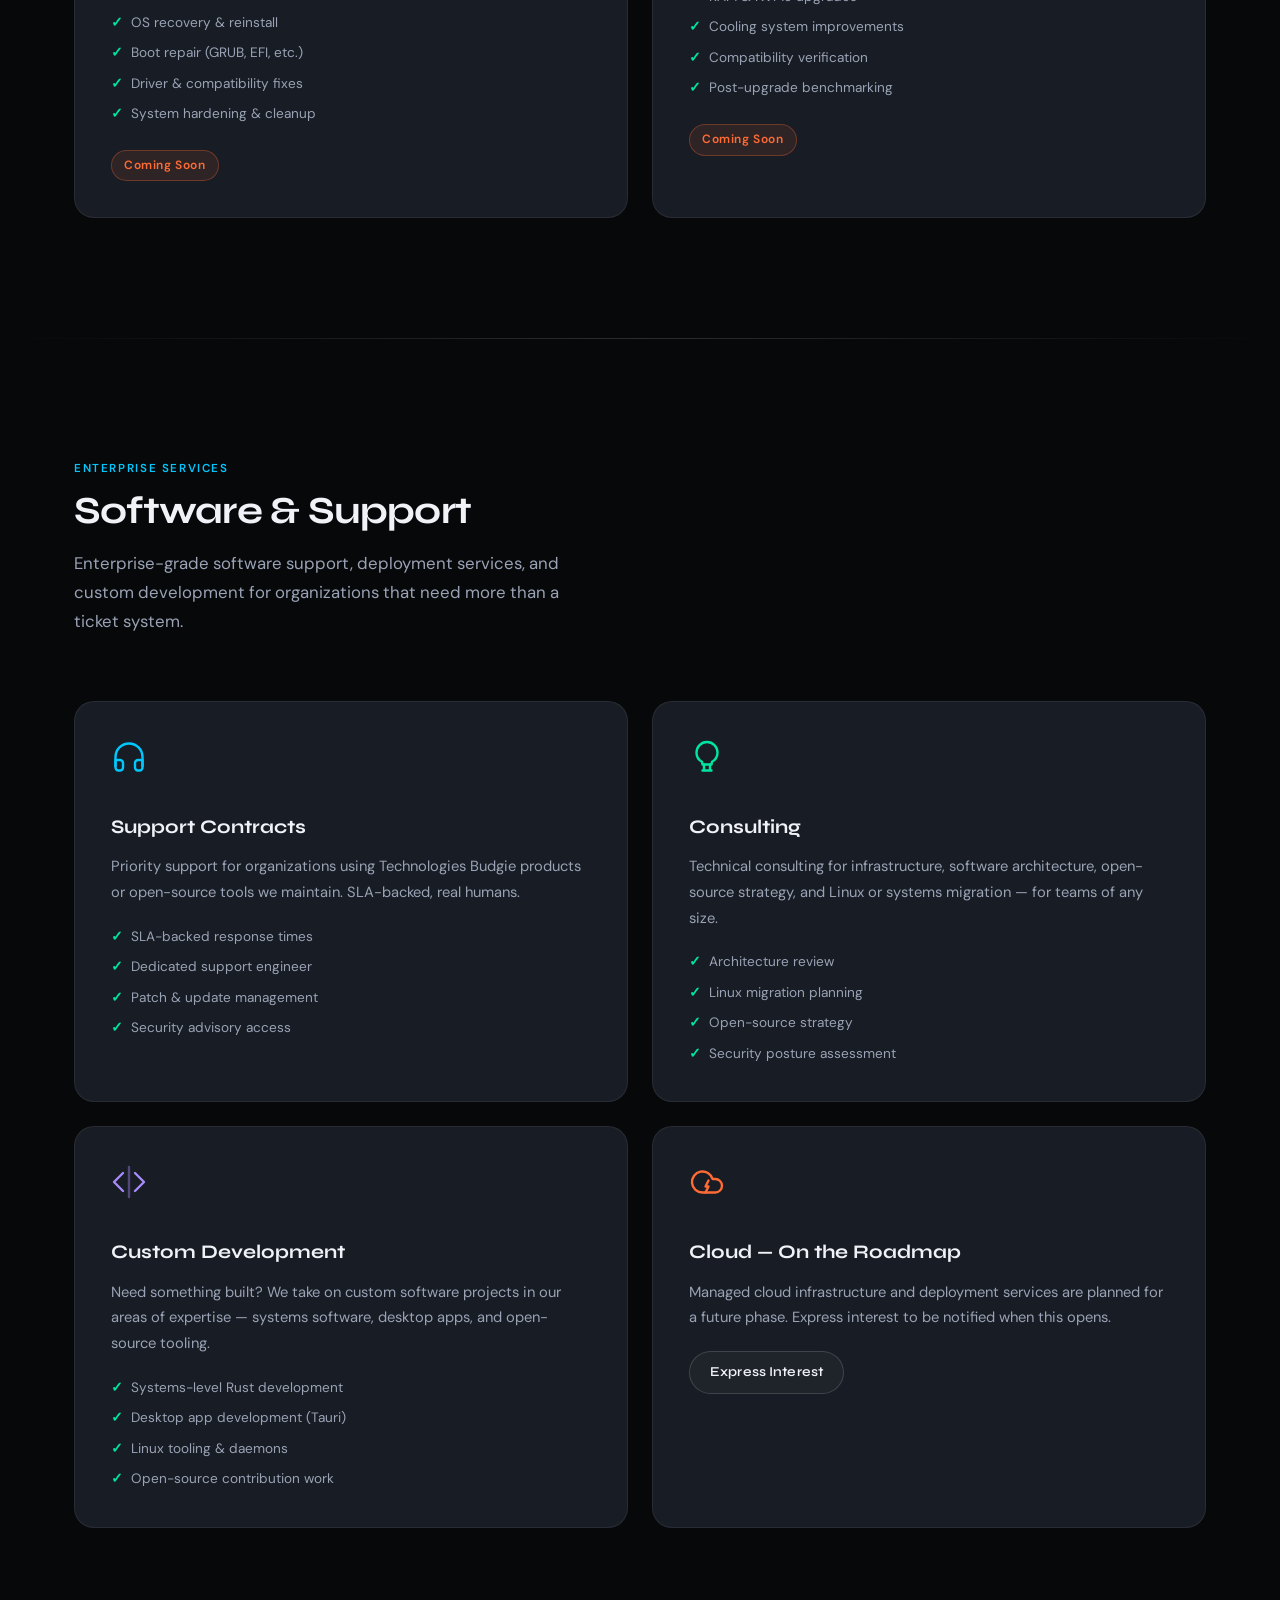
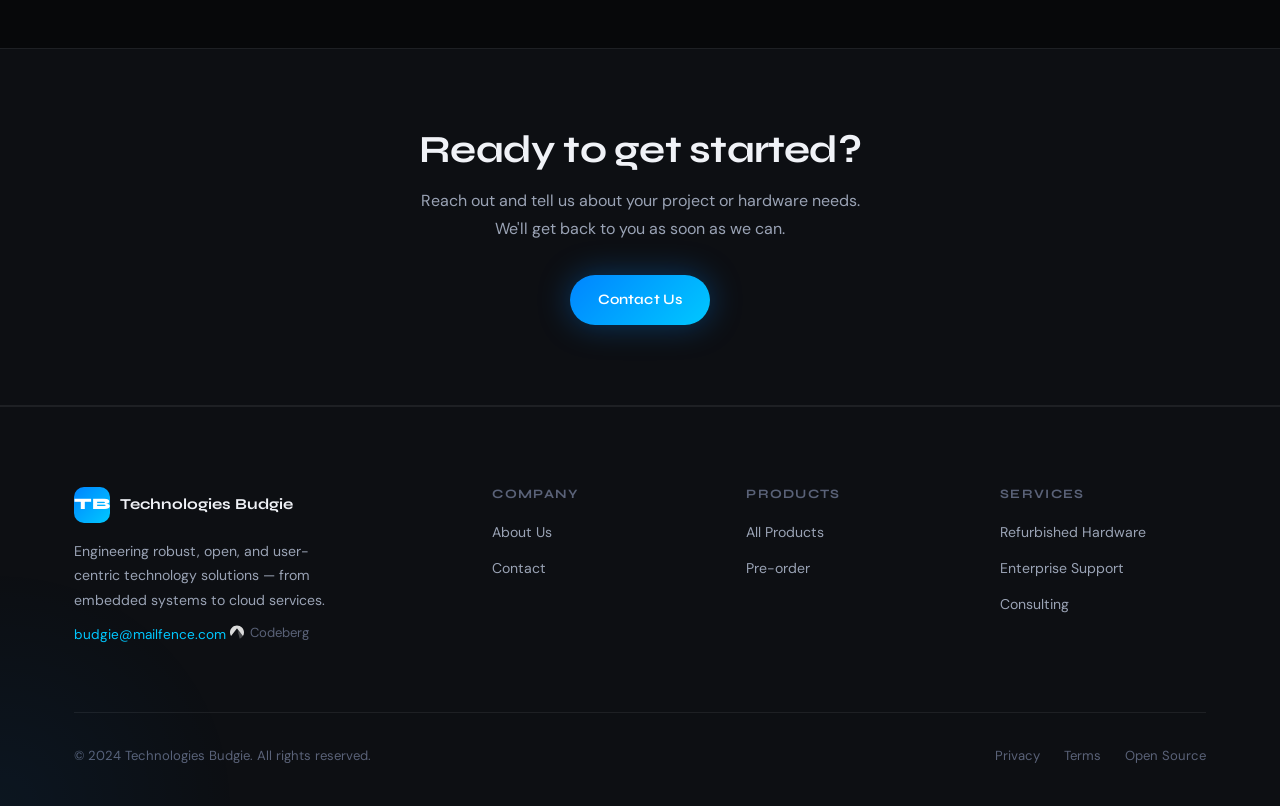
<file: pages/services/index.html>
<!DOCTYPE html>
<html lang="en">
<head>
  <meta charset="UTF-8" />
  <meta name="viewport" content="width=device-width, initial-scale=1.0" />
  <title>Services — Technologies Budgie</title>
  <meta name="description" content="Refurbished hardware, enterprise software support, and consulting services from Technologies Budgie." />
  <link rel="preconnect" href="https://fonts.googleapis.com" />
  <link rel="preconnect" href="https://fonts.gstatic.com" crossorigin />
  <link href="https://fonts.googleapis.com/css2?family=Syne:wght@400;500;600;700;800&family=DM+Sans:ital,opsz,wght@0,9..40,300;0,9..40,400;0,9..40,500;1,9..40,300&display=swap" rel="stylesheet" />
  <link rel="stylesheet" href="../../css/styles.css" />
  <link rel="stylesheet" href="../../css/page.css" />
  <script src="../../js/i18n.js" defer></script>
  <link rel="icon" href="../../images/favicon.svg" type="image/svg+xml" />
</head>
<body>

<nav class="nav" id="nav">
  <div class="container"><div class="nav__inner">
    <a href="../../index.html" class="nav__logo">
      <div class="nav__logo-mark">TB</div>
      <div class="nav__logo-name">Technologies Budgie<span class="nav__logo-sub">Est. 2024</span></div>
    </a>
    <ul class="nav__links">
      <li><a href="../../index.html" class="nav__link" data-i18n="nav.home">Home</a></li>
      <li><a href="../products/index.html" class="nav__link" data-i18n="nav.products">Products</a></li>
      <li><a href="index.html" class="nav__link active" data-i18n="nav.services">Services</a></li>
      <li><a href="../about/index.html" class="nav__link" data-i18n="nav.about">About</a></li>
      <li><a href="../contact/index.html" class="nav__link" data-i18n="nav.contact">Contact</a></li>
    </ul>
    <div class="nav__actions">
        <button id="lang-toggle" aria-label="Switch language">FR</button>
      <a href="../preorder/index.html" class="btn btn-primary" data-i18n="nav.preorder">Pre-order</a>
      <button class="nav__hamburger"><span></span><span></span><span></span></button>
    </div>
  </div></div>
</nav>
<div class="nav__mobile">
  <button class="nav__mobile-close">✕</button>
  <a href="../../index.html" class="nav__link" data-i18n="nav.home">Home</a>
  <a href="../products/index.html" class="nav__link" data-i18n="nav.products">Products</a>
  <a href="index.html" class="nav__link" data-i18n="nav.services">Services</a>
  <a href="../about/index.html" class="nav__link" data-i18n="nav.about">About</a>
  <a href="../contact/index.html" class="nav__link" data-i18n="nav.contact">Contact</a>
  <a href="../preorder/index.html" class="btn btn-primary" style="margin-top:24px;" data-i18n="nav.preorder">Pre-order</a>
</div>

<section class="page-hero">
  <div class="page-hero__bg"><div class="page-hero__orb" style="background:radial-gradient(circle, rgba(0,229,160,0.1), transparent 70%);left:-100px;right:auto;"></div></div>
  <div class="container page-hero__inner">
    <div class="label reveal" data-i18n="services.hero.label">Our Services</div>
    <h1 class="display-lg reveal reveal-delay-1" style="margin-top:12px;">
      <span data-i18n="services.hero.title">Expert help,</span><br><span class="grad-text" data-i18n="services.hero.title2">end to end.</span>
    </h1>
    <p class="reveal reveal-delay-2" style="color:var(--text-2);font-size:1.05rem;max-width:520px;margin-top:16px;line-height:1.8;">
      <span data-i18n="services.hero.sub">Whether it's a broken laptop or a critical software deployment, Technologies Budgie provides hands-on professional services for individuals and enterprises.</span>
    </p>
  </div>
</section>

<section class="section" id="repair">
  <div class="container">
    <div class="section-header reveal">
      <div class="label" data-i18n="services.hw.label">Hardware Services</div>
      <h2 class="display-md" style="margin-top:12px;" data-i18n="services.hw.title">Refurbished Hardware</h2>
      <p data-i18n="services.hw.sub">Quality refurbished hardware for consumers and businesses. We source, test, and certify pre-owned machines so you get reliable gear at the right price.</p>
    </div>
    <div class="service-grid">
      <div class="service-card reveal reveal-delay-1">
        <div class="service-card__icon">
          <svg width="36" height="36" viewBox="0 0 24 24" fill="none" stroke="#00c8ff" stroke-width="1.6" stroke-linecap="round" stroke-linejoin="round"><path d="M14.7 6.3a1 1 0 0 0 0 1.4l1.6 1.6a1 1 0 0 0 1.4 0l3.77-3.77a6 6 0 0 1-7.94 7.94l-6.91 6.91a2.12 2.12 0 0 1-3-3l6.91-6.91a6 6 0 0 1 7.94-7.94l-3.76 3.76z"/></svg>
        </div>
        <div class="service-card__title" data-i18n="services.repair.title">Refurbished Hardware</div>
        <div class="service-card__body" data-i18n="services.repair.body">Sourced, tested, and certified pre-owned laptops, desktops, and workstations — for individuals and businesses alike. Every unit goes through rigorous quality checks before sale.</div>
        <ul class="service-card__features">
          <li data-i18n="services.repair.f1">Laptops &amp; desktops available</li>
          <li data-i18n="services.repair.f2">Workstations &amp; servers</li>
          <li data-i18n="services.repair.f3">Full hardware inspection &amp; testing</li>
          <li data-i18n="services.repair.f4">Warranty included on every unit</li>
        </ul>
        <div style="margin-top:24px;">
          <div class="badge badge--orange" data-i18n="badge.soon">Coming Soon</div>
        </div>
      </div>
      <div class="service-card reveal reveal-delay-2">
        <div class="service-card__icon">
          <svg width="36" height="36" viewBox="0 0 24 24" fill="none" stroke="#00e5a0" stroke-width="1.6" stroke-linecap="round" stroke-linejoin="round"><ellipse cx="12" cy="5" rx="9" ry="3"/><path d="M21 12c0 1.66-4 3-9 3s-9-1.34-9-3"/><path d="M3 5v14c0 1.66 4 3 9 3s9-1.34 9-3V5"/><path d="M12 11v4M10 13l2-2 2 2"/></svg>
        </div>
        <div class="service-card__title" data-i18n="services.dr.title">Data Recovery</div>
        <div class="service-card__body" data-i18n="services.dr.body">Failed drives, corrupted filesystems, accidental deletions — we recover data that others can't, for home users and organizations.</div>
        <ul class="service-card__features">
          <li data-i18n="services.dr.f1">HDD, SSD, NVMe recovery</li>
          <li data-i18n="services.dr.f2">RAID and volume reconstruction</li>
          <li data-i18n="services.dr.f3">Encrypted volume assistance</li>
          <li data-i18n="services.dr.f4">Secure, confidential handling</li>
        </ul>
        <div style="margin-top:24px;">
          <div class="badge badge--orange" data-i18n="badge.soon">Coming Soon</div>
        </div>
      </div>
      <div class="service-card reveal reveal-delay-3">
        <div class="service-card__icon">
          <svg width="36" height="36" viewBox="0 0 24 24" fill="none" stroke="#a78bfa" stroke-width="1.6" stroke-linecap="round" stroke-linejoin="round"><polyline points="4 17 10 11 4 5"/><line x1="12" y1="19" x2="20" y2="19"/></svg>
        </div>
        <div class="service-card__title" data-i18n="services.sw.title">Software Repair</div>
        <div class="service-card__body" data-i18n="services.sw.body">OS reinstallation, driver conflicts, boot issues, and general system troubleshooting for Linux, Windows, and macOS — no matter who you are.</div>
        <ul class="service-card__features">
          <li data-i18n="services.sw.f1">OS recovery &amp; reinstall</li>
          <li data-i18n="services.sw.f2">Boot repair (GRUB, EFI, etc.)</li>
          <li data-i18n="services.sw.f3">Driver &amp; compatibility fixes</li>
          <li data-i18n="services.sw.f4">System hardening &amp; cleanup</li>
        </ul>
        <div style="margin-top:24px;">
          <div class="badge badge--orange" data-i18n="badge.soon">Coming Soon</div>
        </div>
      </div>
      <div class="service-card reveal reveal-delay-4">
        <div class="service-card__icon">
          <svg width="36" height="36" viewBox="0 0 24 24" fill="none" stroke="#ff9a5c" stroke-width="1.6" stroke-linecap="round" stroke-linejoin="round"><rect x="4" y="4" width="16" height="16" rx="2"/><rect x="9" y="9" width="6" height="6"/><path d="M9 2v2M15 2v2M9 20v2M15 20v2M2 9h2M2 15h2M20 9h2M20 15h2"/></svg>
        </div>
        <div class="service-card__title" data-i18n="services.upg.title">Hardware Upgrades</div>
        <div class="service-card__body" data-i18n="services.upg.body">RAM, storage, and component upgrades to get more life out of your existing machine. Sourced, tested, installed.</div>
        <ul class="service-card__features">
          <li data-i18n="services.upg.f1">RAM &amp; NVMe upgrades</li>
          <li data-i18n="services.upg.f2">Cooling system improvements</li>
          <li data-i18n="services.upg.f3">Compatibility verification</li>
          <li data-i18n="services.upg.f4">Post-upgrade benchmarking</li>
        </ul>
        <div style="margin-top:24px;">
          <div class="badge badge--orange" data-i18n="badge.soon">Coming Soon</div>
        </div>
      </div>
    </div>
  </div>
</section>

<div class="divider"></div>

<section class="section" id="support">
  <div class="container">
    <div class="section-header reveal">
      <div class="label" data-i18n="services.ent.label">Enterprise Services</div>
      <h2 class="display-md" style="margin-top:12px;" data-i18n="services.ent.title">Software &amp; Support</h2>
      <p data-i18n="services.ent.sub">Enterprise-grade software support, deployment services, and custom development for organizations that need more than a ticket system.</p>
    </div>
    <div class="service-grid">
      <div class="service-card reveal reveal-delay-1">
        <div class="service-card__icon">
          <svg width="36" height="36" viewBox="0 0 24 24" fill="none" stroke="#00c8ff" stroke-width="1.6" stroke-linecap="round" stroke-linejoin="round"><path d="M3 18v-6a9 9 0 0 1 18 0v6"/><path d="M21 19a2 2 0 0 1-2 2h-1a2 2 0 0 1-2-2v-3a2 2 0 0 1 2-2h3z"/><path d="M3 19a2 2 0 0 0 2 2h1a2 2 0 0 0 2-2v-3a2 2 0 0 0-2-2H3z"/></svg>
        </div>
        <div class="service-card__title" data-i18n="services.sla.title">Support Contracts</div>
        <div class="service-card__body" data-i18n="services.sla.body">Priority support for organizations using Technologies Budgie products or open-source tools we maintain. SLA-backed, real humans.</div>
        <ul class="service-card__features">
          <li data-i18n="services.sla.f1">SLA-backed response times</li>
          <li data-i18n="services.sla.f2">Dedicated support engineer</li>
          <li data-i18n="services.sla.f3">Patch &amp; update management</li>
          <li data-i18n="services.sla.f4">Security advisory access</li>
        </ul>
      </div>
      <div class="service-card reveal reveal-delay-2" id="consulting">
        <div class="service-card__icon">
          <svg width="36" height="36" viewBox="0 0 24 24" fill="none" stroke="#00e5a0" stroke-width="1.6" stroke-linecap="round" stroke-linejoin="round"><path d="M12 2a7 7 0 0 1 7 7c0 2.65-1.47 4.96-3.64 6.18L15 17H9l-.36-1.82A7 7 0 0 1 5 9a7 7 0 0 1 7-7z"/><path d="M9 21h6M10 17v4M14 17v4"/></svg>
        </div>
        <div class="service-card__title" data-i18n="services.con.title">Consulting</div>
        <div class="service-card__body" data-i18n="services.con.body">Technical consulting for infrastructure, software architecture, open-source strategy, and Linux or systems migration — for teams of any size.</div>
        <ul class="service-card__features">
          <li data-i18n="services.con.f1">Architecture review</li>
          <li data-i18n="services.con.f2">Linux migration planning</li>
          <li data-i18n="services.con.f3">Open-source strategy</li>
          <li data-i18n="services.con.f4">Security posture assessment</li>
        </ul>
      </div>
      <div class="service-card reveal reveal-delay-3">
        <div class="service-card__icon">
          <svg width="36" height="36" viewBox="0 0 24 24" fill="none" stroke="#a78bfa" stroke-width="1.6" stroke-linecap="round" stroke-linejoin="round"><polyline points="16 18 22 12 16 6"/><polyline points="8 6 2 12 8 18"/><line x1="12" y1="2" x2="12" y2="22" stroke-opacity="0.4"/></svg>
        </div>
        <div class="service-card__title" data-i18n="services.dev.title">Custom Development</div>
        <div class="service-card__body" data-i18n="services.dev.body">Need something built? We take on custom software projects in our areas of expertise — systems software, desktop apps, and open-source tooling.</div>
        <ul class="service-card__features">
          <li data-i18n="services.dev.f1">Systems-level Rust development</li>
          <li data-i18n="services.dev.f2">Desktop app development (Tauri)</li>
          <li data-i18n="services.dev.f3">Linux tooling &amp; daemons</li>
          <li data-i18n="services.dev.f4">Open-source contribution work</li>
        </ul>
      </div>
      <div class="service-card reveal reveal-delay-4">
        <div class="service-card__icon">
          <svg width="36" height="36" viewBox="0 0 24 24" fill="none" stroke="#ff6b35" stroke-width="1.6" stroke-linecap="round" stroke-linejoin="round"><path d="M17.5 19H9a7 7 0 1 1 6.71-9h1.79a4.5 4.5 0 1 1 0 9z"/><polyline points="13 11 11 15 13 15 11 19"/></svg>
        </div>
        <div class="service-card__title" data-i18n="services.cloud.title">Cloud — On the Roadmap</div>
        <div class="service-card__body" data-i18n="services.cloud.body">Managed cloud infrastructure and deployment services are planned for a future phase. Express interest to be notified when this opens.</div>
        <div style="margin-top:20px;">
          <a href="../contact/index.html" class="btn btn-outline" style="padding:9px 20px;font-size:0.85rem;" data-i18n="services.cloud.cta">Express Interest</a>
        </div>
      </div>
    </div>
  </div>
</section>

<section class="section section--sm" style="background:var(--bg-2);border-top:1px solid var(--border);border-bottom:1px solid var(--border);">
  <div class="container" style="text-align:center;">
    <h2 class="display-md reveal" data-i18n="services.cta.title">Ready to get started?</h2>
    <p class="reveal reveal-delay-1" style="color:var(--text-2);max-width:440px;margin:16px auto 32px;line-height:1.75;" data-i18n="services.cta.sub">Reach out and tell us about your project or hardware needs. We'll get back to you within 24 hours.</p>
    <a href="../contact/index.html" class="btn btn-primary reveal reveal-delay-2" data-i18n="services.cta.btn">Contact Us</a>
  </div>
</section>

<footer class="footer">
  <div class="container">
    <div class="footer__grid">
      <div class="footer__brand">
        <a href="../../index.html" class="nav__logo"><div class="nav__logo-mark">TB</div><div class="nav__logo-name">Technologies Budgie</div></a>
        <p data-i18n="footer.desc">Engineering robust, open, and user-centric technology solutions.</p>
        <a href="mailto:budgie@mailfence.com" style="color:var(--accent);font-size:0.85rem;margin-top:12px;display:inline-block;">budgie@mailfence.com</a>
        <a href="https://codeberg.org/TechnologiesBudgie" target="_blank" rel="noopener" style="color:var(--text-3);font-size:0.82rem;margin-top:8px;display:inline-flex;align-items:center;gap:6px;transition:color 0.2s;" onmouseover="this.style.color='var(--text-1)'" onmouseout="this.style.color='var(--text-3)'">
          <img src="../../images/codeberg-logo.svg" width="14" height="14" alt="Codeberg" style="opacity:0.85;vertical-align:middle;filter:brightness(0) invert(1);">
          Codeberg
        </a>
      </div>
      <div class="footer__col"><h4 data-i18n="footer.company">Company</h4><ul><li><a href="../about/index.html" data-i18n="footer.about">About</a></li><li><a href="../contact/index.html" data-i18n="footer.contact">Contact</a></li></ul></div>
      <div class="footer__col"><h4 data-i18n="footer.products">Products</h4><ul><li><a href="../products/index.html" data-i18n="footer.all-products">All Products</a></li><li><a href="../preorder/index.html" data-i18n="footer.preorder">Pre-order</a></li></ul></div>
      <div class="footer__col"><h4 data-i18n="footer.services">Services</h4><ul><li><a href="#repair" data-i18n="footer.repair">Refurbished Hardware</a></li><li><a href="#support" data-i18n="footer.support">Enterprise Support</a></li><li><a href="#consulting" data-i18n="footer.consulting">Consulting</a></li></ul></div>
    </div>
    <div class="footer__bottom">
      <span data-i18n="footer.copy">© 2024 Technologies Budgie. All rights reserved.</span>
      <div class="footer__bottom-links"><a href="#" data-i18n="footer.privacy">Privacy</a><a href="#" data-i18n="footer.terms">Terms</a><a href="#" data-i18n="footer.opensource">Open Source</a></div>
    </div>
  </div>
</footer>

<script src="../../js/main.js"></script>
</body>
</html>
</file>
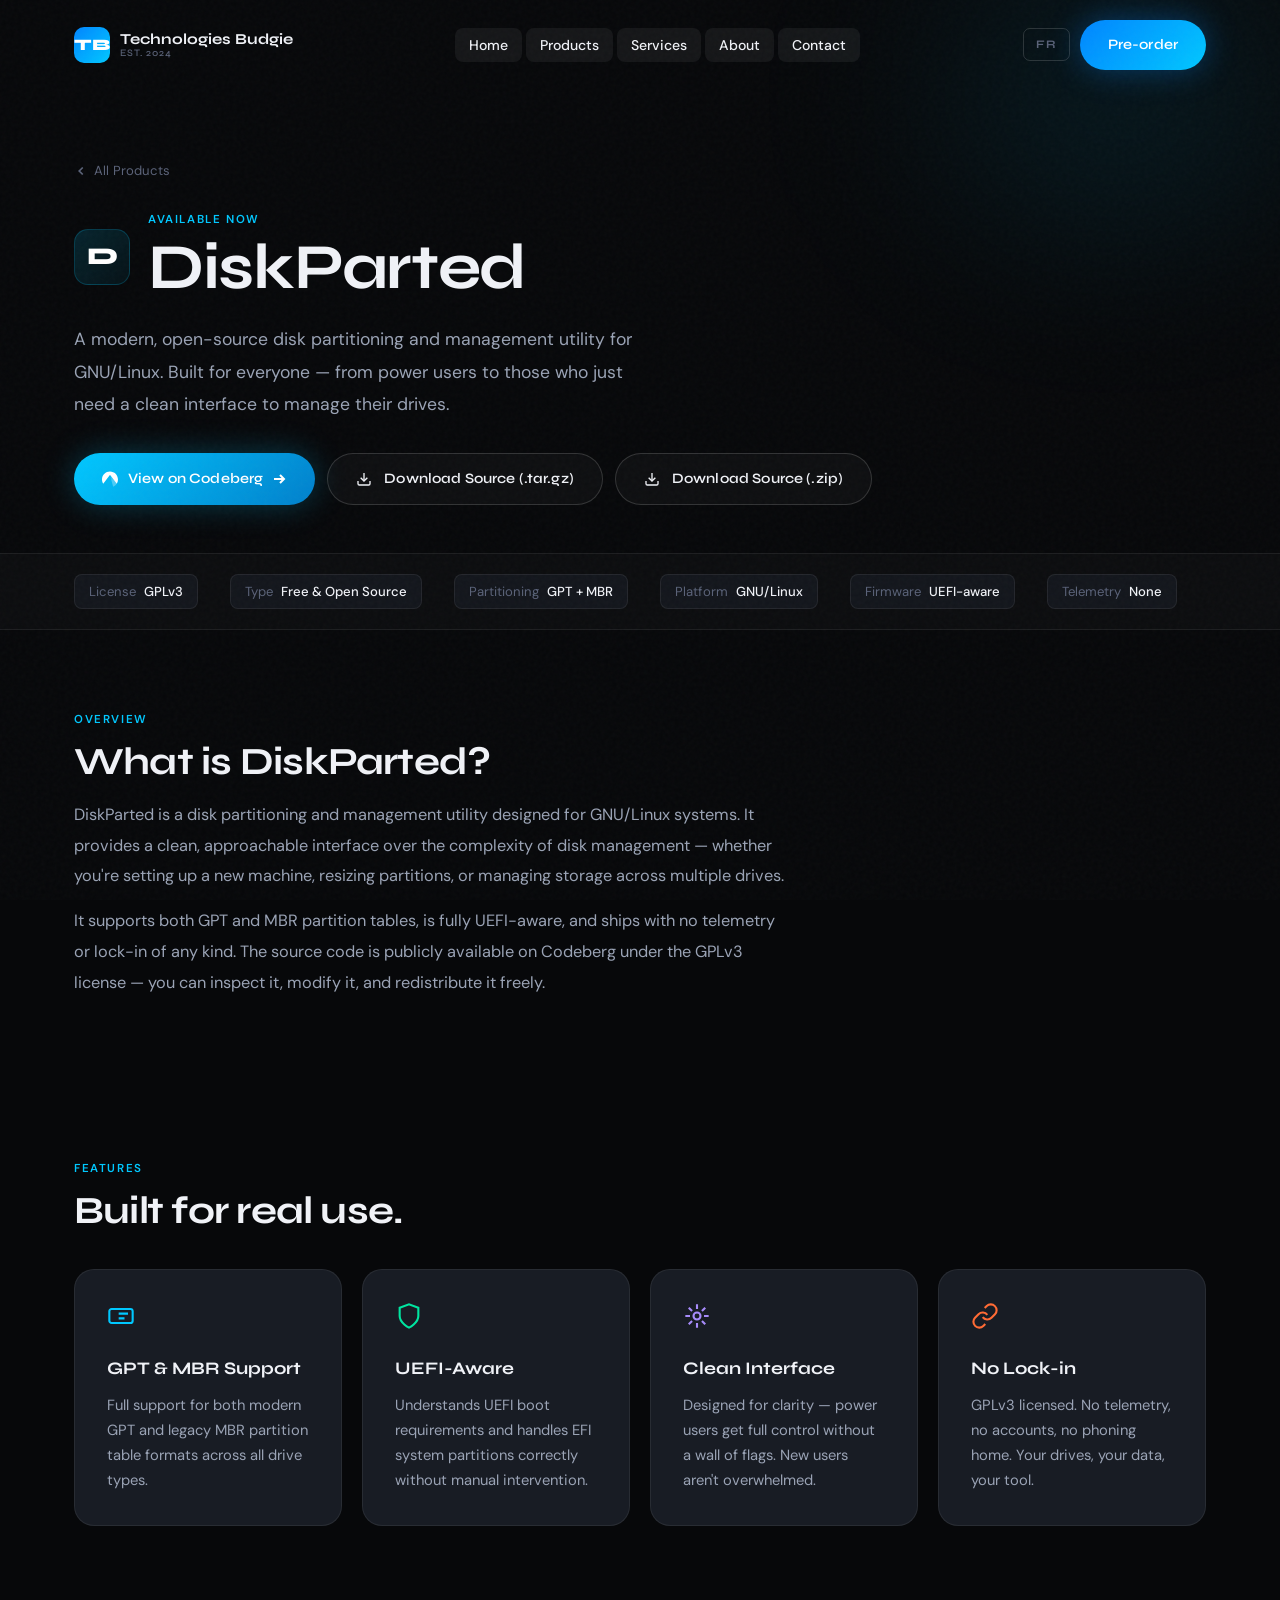
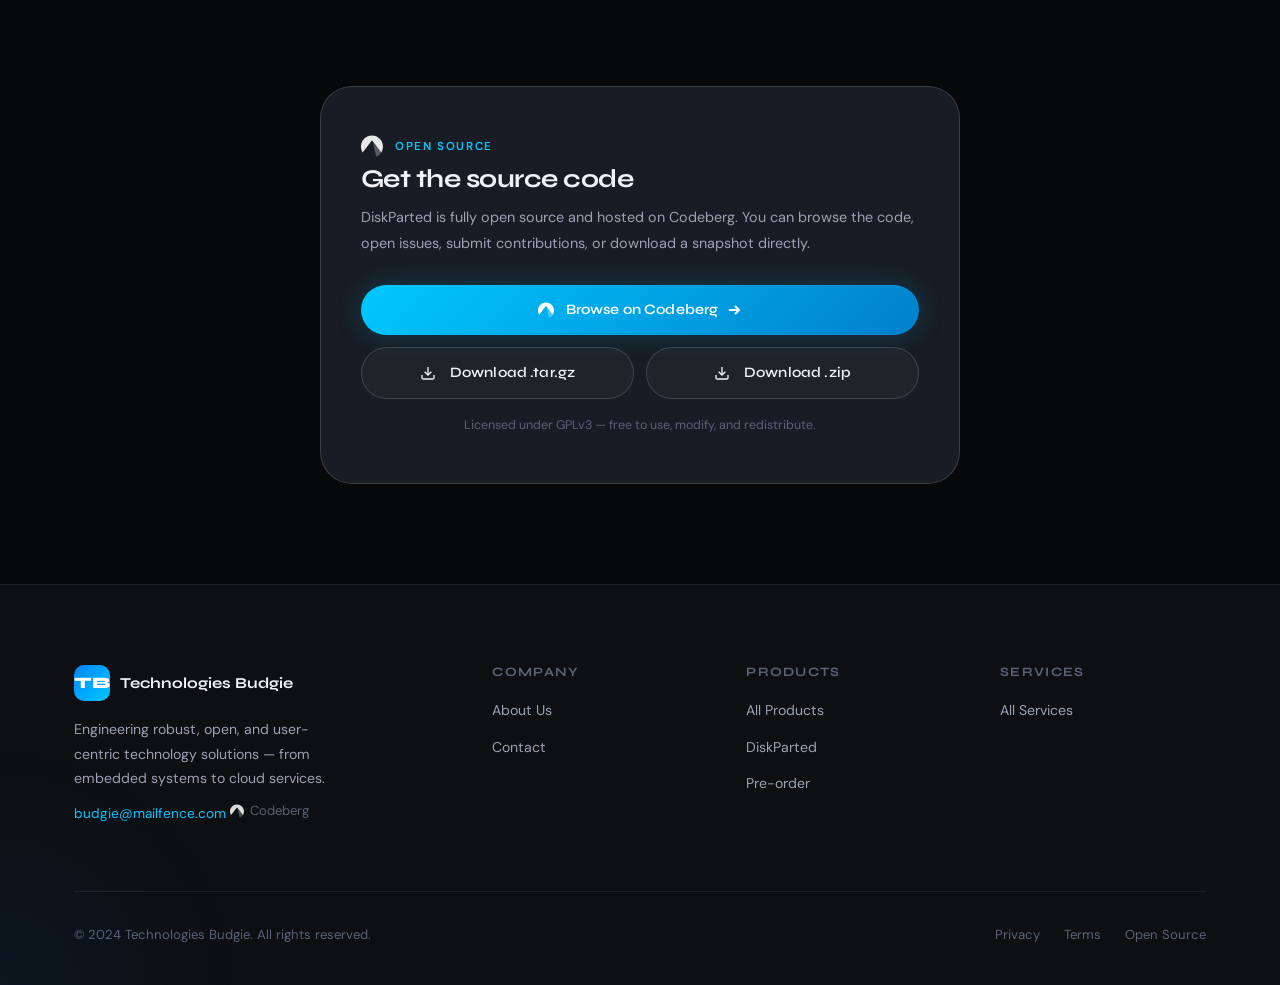
<file: pages/products/diskparted/index.html>
<!DOCTYPE html>
<html lang="en">
<head>
  <meta charset="UTF-8" />
  <meta name="viewport" content="width=device-width, initial-scale=1.0" />
  <title>DiskParted — Technologies Budgie</title>
  <meta name="description" content="DiskParted is a modern, open-source disk partitioning and management utility for GNU/Linux. GPT + MBR support, UEFI-aware, no telemetry. Licensed under GPLv3." />
  <link rel="preconnect" href="https://fonts.googleapis.com" />
  <link rel="preconnect" href="https://fonts.gstatic.com" crossorigin />
  <link href="https://fonts.googleapis.com/css2?family=Syne:wght@400;500;600;700;800&family=DM+Sans:ital,opsz,wght@0,9..40,300;0,9..40,400;0,9..40,500;1,9..40,300&display=swap" rel="stylesheet" />
  <link rel="stylesheet" href="../../../css/styles.css" />
  <link rel="stylesheet" href="../../../css/page.css" />
  <script src="../../../js/i18n.js" defer></script>
  <link rel="icon" href="../../../images/favicon.svg" type="image/svg+xml" />
</head>
<body>

<nav class="nav" id="nav">
  <div class="container">
    <div class="nav__inner">
      <a href="../../../index.html" class="nav__logo">
        <div class="nav__logo-mark">TB</div>
        <div class="nav__logo-name">Technologies Budgie<span class="nav__logo-sub">Est. 2024</span></div>
      </a>
      <ul class="nav__links">
        <li><a href="../../../index.html" class="nav__link" data-i18n="nav.home">Home</a></li>
        <li><a href="../index.html" class="nav__link active" data-i18n="nav.products">Products</a></li>
        <li><a href="../../services/index.html" class="nav__link" data-i18n="nav.services">Services</a></li>
        <li><a href="../../about/index.html" class="nav__link" data-i18n="nav.about">About</a></li>
        <li><a href="../../contact/index.html" class="nav__link" data-i18n="nav.contact">Contact</a></li>
      </ul>
      <div class="nav__actions">
        <button id="lang-toggle" aria-label="Switch language">FR</button>
        <a href="../../preorder/index.html" class="btn btn-primary" data-i18n="nav.preorder">Pre-order</a>
        <button class="nav__hamburger"><span></span><span></span><span></span></button>
      </div>
    </div>
  </div>
</nav>
<div class="nav__mobile">
  <button class="nav__mobile-close">✕</button>
  <a href="../../../index.html" class="nav__link" data-i18n="nav.home">Home</a>
  <a href="../index.html" class="nav__link" data-i18n="nav.products">Products</a>
  <a href="../../services/index.html" class="nav__link" data-i18n="nav.services">Services</a>
  <a href="../../about/index.html" class="nav__link" data-i18n="nav.about">About</a>
  <a href="../../contact/index.html" class="nav__link" data-i18n="nav.contact">Contact</a>
  <a href="../../preorder/index.html" class="btn btn-primary" style="margin-top:24px;" data-i18n="nav.preorder">Pre-order</a>
</div>

<!-- Hero -->
<section class="page-hero" style="padding-bottom:48px;">
  <div class="page-hero__bg">
    <div class="page-hero__orb" style="left:60%;top:-80px;width:700px;height:350px;background:radial-gradient(circle,rgba(0,200,255,0.10),transparent 70%);"></div>
  </div>
  <div class="container page-hero__inner">
    <a href="../index.html#diskparted" style="display:inline-flex;align-items:center;gap:6px;color:var(--text-3);font-size:0.82rem;margin-bottom:28px;text-decoration:none;transition:color 0.2s;" onmouseover="this.style.color='var(--text-1)'" onmouseout="this.style.color='var(--text-3)'">
      <svg width="14" height="14" viewBox="0 0 16 16" fill="none" stroke="currentColor" stroke-width="2"><path d="M10 4l-4 4 4 4"/></svg>
      <span data-i18n="dp.back">All Products</span>
    </a>
    <div style="display:flex;align-items:center;gap:18px;margin-bottom:20px;">
      <div class="nav__logo-mark" style="width:56px;height:56px;font-size:1.5rem;border-radius:14px;background:linear-gradient(135deg,rgba(0,200,255,0.15),rgba(0,200,255,0.05));border:1px solid rgba(0,200,255,0.2);">D</div>
      <div>
        <div class="label" style="color:var(--accent);" data-i18n="dp.status">Available Now</div>
        <h1 class="display-lg reveal" style="margin-top:4px;line-height:1.1;">DiskParted</h1>
      </div>
    </div>
    <p class="reveal reveal-delay-1" style="color:var(--text-2);font-size:1.1rem;max-width:580px;line-height:1.85;" data-i18n="dp.hero.sub">
      A modern, open-source disk partitioning and management utility for GNU/Linux. Built for everyone — from power users to those who just need a clean interface to manage their drives.
    </p>
    <div style="display:flex;gap:12px;margin-top:32px;flex-wrap:wrap;" class="reveal reveal-delay-2">
      <a href="https://codeberg.org/TechnologiesBudgie/diskparted/" target="_blank" rel="noopener" class="btn btn-primary" style="background:linear-gradient(135deg,#00c8ff,#0080cc);box-shadow:0 0 32px rgba(0,200,255,0.25);">
        <img src="../../../images/codeberg-logo.svg" width="16" height="16" alt="" style="opacity:1;vertical-align:middle;margin-right:2px;filter:brightness(0) invert(1);">
        <span data-i18n="dp.btn.codeberg">View on Codeberg</span>
        <svg viewBox="0 0 16 16" fill="none" stroke="currentColor" stroke-width="2"><path d="M3 8h10M9 4l4 4-4 4"/></svg>
      </a>
      <a href="https://codeberg.org/TechnologiesBudgie/diskparted/archive/HEAD.tar.gz" download="diskparted-source.tar.gz" class="btn btn-outline">
        <svg width="15" height="15" viewBox="0 0 24 24" fill="none" stroke="currentColor" stroke-width="2" style="margin-right:4px;"><path d="M21 15v4a2 2 0 0 1-2 2H5a2 2 0 0 1-2-2v-4"/><polyline points="7 10 12 15 17 10"/><line x1="12" y1="15" x2="12" y2="3"/></svg>
        <span data-i18n="dp.btn.targz">Download Source (.tar.gz)</span>
      </a>
      <a href="https://codeberg.org/TechnologiesBudgie/diskparted/archive/HEAD.zip" download="diskparted-source.zip" class="btn btn-outline">
        <svg width="15" height="15" viewBox="0 0 24 24" fill="none" stroke="currentColor" stroke-width="2" style="margin-right:4px;"><path d="M21 15v4a2 2 0 0 1-2 2H5a2 2 0 0 1-2-2v-4"/><polyline points="7 10 12 15 17 10"/><line x1="12" y1="15" x2="12" y2="3"/></svg>
        <span data-i18n="dp.btn.zip">Download Source (.zip)</span>
      </a>
    </div>
  </div>
</section>

<!-- Specs bar -->
<section style="border-top:1px solid var(--border);border-bottom:1px solid var(--border);padding:20px 0;background:rgba(255,255,255,0.02);">
  <div class="container">
    <div style="display:flex;flex-wrap:wrap;gap:32px;">
      <div class="spec"><span class="spec__key" data-i18n="dp.spec.license.key">License</span><span class="spec__val">GPLv3</span></div>
      <div class="spec"><span class="spec__key" data-i18n="dp.spec.type.key">Type</span><span class="spec__val"><span data-i18n="dp.spec.foss">Free &amp; Open Source</span></span></div>
      <div class="spec"><span class="spec__key" data-i18n="dp.spec.part.key">Partitioning</span><span class="spec__val">GPT + MBR</span></div>
      <div class="spec"><span class="spec__key" data-i18n="dp.spec.platform.key">Platform</span><span class="spec__val">GNU/Linux</span></div>
      <div class="spec"><span class="spec__key" data-i18n="dp.spec.firmware.key">Firmware</span><span class="spec__val"><span data-i18n="dp.spec.uefi">UEFI-aware</span></span></div>
      <div class="spec"><span class="spec__key" data-i18n="dp.spec.telemetry.key">Telemetry</span><span class="spec__val"><span data-i18n="dp.spec.telemetry">None</span></span></div>
    </div>
  </div>
</section>

<!-- What is it -->
<section class="section--sm">
  <div class="container">
    <div style="max-width:720px;">
      <div class="label reveal" style="color:var(--accent);" data-i18n="dp.overview.label">Overview</div>
      <h2 class="display-md reveal reveal-delay-1" style="margin-top:12px;" data-i18n="dp.overview.title">What is DiskParted?</h2>
      <p class="reveal reveal-delay-2" style="color:var(--text-2);line-height:1.9;margin-top:16px;font-size:1.02rem;">
        <span data-i18n="dp.overview.p1">DiskParted is a disk partitioning and management utility designed for GNU/Linux systems. It provides a clean, approachable interface over the complexity of disk management — whether you're setting up a new machine, resizing partitions, or managing storage across multiple drives.</span>
      </p>
      <p class="reveal reveal-delay-2" style="color:var(--text-2);line-height:1.9;margin-top:14px;font-size:1.02rem;">
        <span data-i18n="dp.overview.p2">It supports both GPT and MBR partition tables, is fully UEFI-aware, and ships with no telemetry or lock-in of any kind. The source code is publicly available on Codeberg under the GPLv3 license — you can inspect it, modify it, and redistribute it freely.</span>
      </p>
    </div>
  </div>
</section>

<!-- Features -->
<section class="section--sm">
  <div class="container">
    <div class="label reveal" style="color:var(--accent);" data-i18n="dp.features.label">Features</div>
    <h2 class="display-md reveal reveal-delay-1" style="margin-top:12px;margin-bottom:36px;" data-i18n="dp.features.title">Built for real use.</h2>
    <div class="grid-4" style="gap:20px;">
      <div class="card reveal">
        <div style="margin-bottom:16px;">
          <svg width="28" height="28" viewBox="0 0 24 24" fill="none" stroke="#00c8ff" stroke-width="1.8"><rect x="2" y="6" width="20" height="12" rx="2"/><path d="M6 10h.01M6 14h.01"/><path d="M10 10h8M10 14h5"/></svg>
        </div>
        <div class="card__title" data-i18n="dp.f1.title">GPT &amp; MBR Support</div>
        <div class="card__body" data-i18n="dp.f1.body">Full support for both modern GPT and legacy MBR partition table formats across all drive types.</div>
      </div>
      <div class="card reveal reveal-delay-1">
        <div style="margin-bottom:16px;">
          <svg width="28" height="28" viewBox="0 0 24 24" fill="none" stroke="#00e5a0" stroke-width="1.8"><path d="M12 22s8-4 8-10V5l-8-3-8 3v7c0 6 8 10 8 10z"/></svg>
        </div>
        <div class="card__title" data-i18n="dp.f2.title">UEFI-Aware</div>
        <div class="card__body" data-i18n="dp.f2.body">Understands UEFI boot requirements and handles EFI system partitions correctly without manual intervention.</div>
      </div>
      <div class="card reveal reveal-delay-2">
        <div style="margin-bottom:16px;">
          <svg width="28" height="28" viewBox="0 0 24 24" fill="none" stroke="#a78bfa" stroke-width="1.8"><circle cx="12" cy="12" r="3"/><path d="M12 2v4M12 18v4M4.93 4.93l2.83 2.83M16.24 16.24l2.83 2.83M2 12h4M18 12h4M4.93 19.07l2.83-2.83M16.24 7.76l2.83-2.83"/></svg>
        </div>
        <div class="card__title" data-i18n="dp.f3.title">Clean Interface</div>
        <div class="card__body" data-i18n="dp.f3.body">Designed for clarity — power users get full control without a wall of flags. New users aren't overwhelmed.</div>
      </div>
      <div class="card reveal reveal-delay-3">
        <div style="margin-bottom:16px;">
          <svg width="28" height="28" viewBox="0 0 24 24" fill="none" stroke="#ff6b35" stroke-width="1.8"><path d="M10 13a5 5 0 0 0 7.54.54l3-3a5 5 0 0 0-7.07-7.07l-1.72 1.71"/><path d="M14 11a5 5 0 0 0-7.54-.54l-3 3a5 5 0 0 0 7.07 7.07l1.71-1.71"/></svg>
        </div>
        <div class="card__title" data-i18n="dp.f4.title">No Lock-in</div>
        <div class="card__body" data-i18n="dp.f4.body">GPLv3 licensed. No telemetry, no accounts, no phoning home. Your drives, your data, your tool.</div>
      </div>
    </div>
  </div>
</section>

<!-- Get the source -->
<section class="section--sm" style="padding-bottom:100px;">
  <div class="container">
    <div class="preorder-form-wrap reveal" style="max-width:640px;">
      <div style="display:flex;align-items:center;gap:12px;margin-bottom:8px;">
        <img src="../../../images/codeberg-logo.svg" width="22" height="22" alt="Codeberg" style="opacity:0.9;filter:brightness(0) invert(1);">
        <div class="label" style="color:var(--accent);" data-i18n="dp.source.label">Open Source</div>
      </div>
      <h2 style="margin-bottom:12px;" data-i18n="dp.source.title">Get the source code</h2>
      <p style="color:var(--text-2);line-height:1.8;margin-bottom:28px;">
        <span data-i18n="dp.source.body">DiskParted is fully open source and hosted on Codeberg. You can browse the code, open issues, submit contributions, or download a snapshot directly.</span>
      </p>
      <div style="display:flex;flex-direction:column;gap:12px;">
        <a href="https://codeberg.org/TechnologiesBudgie/diskparted/" target="_blank" rel="noopener"
           class="btn btn-primary"
           style="justify-content:center;background:linear-gradient(135deg,#00c8ff,#0080cc);box-shadow:0 0 28px rgba(0,200,255,0.2);">
          <img src="../../../images/codeberg-logo.svg" width="16" height="16" alt="" style="opacity:1;vertical-align:middle;margin-right:4px;filter:brightness(0) invert(1);">
          <span data-i18n="dp.source.browse">Browse on Codeberg</span>
          <svg viewBox="0 0 16 16" fill="none" stroke="currentColor" stroke-width="2"><path d="M3 8h10M9 4l4 4-4 4"/></svg>
        </a>
        <div style="display:flex;gap:12px;flex-wrap:wrap;">
          <a href="https://codeberg.org/TechnologiesBudgie/diskparted/archive/HEAD.tar.gz"
             download="diskparted-source.tar.gz" class="btn btn-outline" style="flex:1;justify-content:center;min-width:200px;">
            <svg width="15" height="15" viewBox="0 0 24 24" fill="none" stroke="currentColor" stroke-width="2" style="margin-right:6px;"><path d="M21 15v4a2 2 0 0 1-2 2H5a2 2 0 0 1-2-2v-4"/><polyline points="7 10 12 15 17 10"/><line x1="12" y1="15" x2="12" y2="3"/></svg>
            <span data-i18n="dp.source.targz">Download .tar.gz</span>
          </a>
          <a href="https://codeberg.org/TechnologiesBudgie/diskparted/archive/HEAD.zip"
             download="diskparted-source.zip" class="btn btn-outline" style="flex:1;justify-content:center;min-width:200px;">
            <svg width="15" height="15" viewBox="0 0 24 24" fill="none" stroke="currentColor" stroke-width="2" style="margin-right:6px;"><path d="M21 15v4a2 2 0 0 1-2 2H5a2 2 0 0 1-2-2v-4"/><polyline points="7 10 12 15 17 10"/><line x1="12" y1="15" x2="12" y2="3"/></svg>
            <span data-i18n="dp.source.zip">Download .zip</span>
          </a>
        </div>
        <p style="color:var(--text-3);font-size:0.78rem;text-align:center;margin-top:4px;">
          <span data-i18n="dp.source.license">Licensed under GPLv3 — free to use, modify, and redistribute.</span>
        </p>
      </div>
    </div>
  </div>
</section>

<footer class="footer">
  <div class="container">
    <div class="footer__grid">
      <div class="footer__brand">
        <a href="../../../index.html" class="nav__logo"><div class="nav__logo-mark">TB</div><div class="nav__logo-name">Technologies Budgie</div></a>
        <p data-i18n="footer.desc">Engineering robust, open, and user-centric technology solutions.</p>
        <a href="mailto:budgie@mailfence.com" style="color:var(--accent);font-size:0.85rem;margin-top:12px;display:inline-block;">budgie@mailfence.com</a>
        <a href="https://codeberg.org/TechnologiesBudgie" target="_blank" rel="noopener" style="color:var(--text-3);font-size:0.82rem;margin-top:8px;display:inline-flex;align-items:center;gap:6px;transition:color 0.2s;" onmouseover="this.style.color='var(--text-1)'" onmouseout="this.style.color='var(--text-3)'">
          <img src="../../../images/codeberg-logo.svg" width="14" height="14" alt="Codeberg" style="opacity:0.85;vertical-align:middle;filter:brightness(0) invert(1);">
          Codeberg
        </a>
      </div>
      <div class="footer__col"><h4 data-i18n="footer.company">Company</h4><ul>
        <li><a href="../../about/index.html" data-i18n="footer.about">About Us</a></li>
        <li><a href="../../contact/index.html" data-i18n="footer.contact">Contact</a></li>
      </ul></div>
      <div class="footer__col"><h4 data-i18n="footer.products">Products</h4><ul>
        <li><a href="../index.html" data-i18n="footer.all-products">All Products</a></li>
        <li><a href="index.html">DiskParted</a></li>
        <li><a href="../../preorder/index.html" data-i18n="footer.preorder">Pre-order</a></li>
      </ul></div>
      <div class="footer__col"><h4 data-i18n="footer.services">Services</h4><ul>
        <li><a href="../../services/index.html" data-i18n="footer.all-services">All Services</a></li>
      </ul></div>
    </div>
    <div class="footer__bottom">
      <span data-i18n="footer.copy">© 2024 Technologies Budgie. All rights reserved.</span>
      <div class="footer__bottom-links"><a href="#" data-i18n="footer.privacy">Privacy</a><a href="#" data-i18n="footer.terms">Terms</a><a href="#" data-i18n="footer.opensource">Open Source</a></div>
    </div>
  </div>
</footer>

<script src="../../../js/main.js"></script>
</body>
</html>
</file>
<file: css/styles.css>
/* ============================================================
   Technologies Budgie — Global Stylesheet
   ============================================================ */



/* ── Variables ─────────────────────────────────────────────── */
:root {
  --bg:          #07080a;
  --bg-2:        #0d0f13;
  --bg-3:        #13161c;
  --surface:     #181c24;
  --border:      rgba(255,255,255,0.07);
  --border-hi:   rgba(255,255,255,0.15);

  --accent:      #00c8ff;
  --accent-2:    #0085ff;
  --accent-warm: #ff6b35;
  --green:       #00e5a0;

  --text-1:      #f0f2f7;
  --text-2:      #9aa3b5;
  --text-3:      #5a6278;

  --radius:      12px;
  --radius-lg:   20px;
  --radius-xl:   32px;

  --font-display: 'Syne', sans-serif;
  --font-body:    'DM Sans', sans-serif;

  --ease-out-expo: cubic-bezier(0.16, 1, 0.3, 1);
  --ease-in-out:   cubic-bezier(0.65, 0, 0.35, 1);
  --transition:    0.4s var(--ease-out-expo);
}

/* ── Reset ──────────────────────────────────────────────────── */
*, *::before, *::after { box-sizing: border-box; margin: 0; padding: 0; }
html { scroll-behavior: smooth; font-size: 16px; }
body {
  background: var(--bg);
  color: var(--text-1);
  font-family: var(--font-body);
  font-weight: 400;
  line-height: 1.65;
  overflow-x: hidden;
  -webkit-font-smoothing: antialiased;
}
a { color: inherit; text-decoration: none; }
img { display: block; max-width: 100%; }
ul { list-style: none; }
button { cursor: pointer; border: none; background: none; font: inherit; }

/* ── Noise texture overlay ──────────────────────────────────── */
body::before {
  content: '';
  position: fixed;
  inset: 0;
  background-image: url("data:image/svg+xml,%3Csvg viewBox='0 0 256 256' xmlns='http://www.w3.org/2000/svg'%3E%3Cfilter id='noise'%3E%3CfeTurbulence type='fractalNoise' baseFrequency='0.9' numOctaves='4' stitchTiles='stitch'/%3E%3C/filter%3E%3Crect width='100%25' height='100%25' filter='url(%23noise)' opacity='1'/%3E%3C/svg%3E");
  opacity: 0.03;
  pointer-events: none;
  z-index: 9999;
}

/* ── Typography ─────────────────────────────────────────────── */
h1, h2, h3, h4, h5 {
  font-family: var(--font-display);
  font-weight: 700;
  line-height: 1.1;
  letter-spacing: -0.02em;
}

.display-xl { font-size: clamp(3rem, 7vw, 6rem); }
.display-lg { font-size: clamp(2.2rem, 5vw, 4rem); }
.display-md { font-size: clamp(1.6rem, 3vw, 2.5rem); }
.label {
  font-size: 0.72rem;
  font-weight: 600;
  letter-spacing: 0.14em;
  text-transform: uppercase;
  color: var(--accent);
}

/* ── Layout ─────────────────────────────────────────────────── */
.container {
  width: 100%;
  max-width: 1180px;
  margin: 0 auto;
  padding: 0 24px;
}
.section { padding: 120px 0; }
.section--sm { padding: 80px 0; }

/* ── Gradient text ──────────────────────────────────────────── */
.grad-text {
  background: linear-gradient(135deg, var(--accent) 0%, var(--accent-2) 50%, var(--green) 100%);
  -webkit-background-clip: text;
  -webkit-text-fill-color: transparent;
  background-clip: text;
}
.grad-text-warm {
  background: linear-gradient(135deg, #fff 0%, var(--accent-warm) 100%);
  -webkit-background-clip: text;
  -webkit-text-fill-color: transparent;
  background-clip: text;
}

/* ── Buttons ────────────────────────────────────────────────── */
.btn {
  display: inline-flex;
  align-items: center;
  gap: 8px;
  padding: 13px 28px;
  border-radius: 100px;
  font-family: var(--font-display);
  font-weight: 600;
  font-size: 0.9rem;
  letter-spacing: 0.01em;
  transition: var(--transition);
  position: relative;
  overflow: hidden;
}
.btn::after {
  content: '';
  position: absolute;
  inset: 0;
  background: rgba(255,255,255,0.08);
  opacity: 0;
  transition: opacity 0.2s;
}
.btn:hover::after { opacity: 1; }

.btn-primary {
  background: linear-gradient(135deg, var(--accent-2), var(--accent));
  color: #fff;
  box-shadow: 0 0 32px rgba(0,136,255,0.35);
}
.btn-primary:hover {
  box-shadow: 0 0 48px rgba(0,200,255,0.5);
  transform: translateY(-1px);
}
.btn-outline {
  border: 1px solid var(--border-hi);
  color: var(--text-1);
  background: rgba(255,255,255,0.03);
}
.btn-outline:hover {
  border-color: var(--accent);
  color: var(--accent);
  background: rgba(0,200,255,0.05);
}
.btn-ghost {
  color: var(--text-2);
  padding: 13px 20px;
}
.btn-ghost:hover { color: var(--text-1); }

.btn svg { width: 16px; height: 16px; flex-shrink: 0; }

/* ── Navigation ─────────────────────────────────────────────── */
.nav {
  position: fixed;
  top: 0; left: 0; right: 0;
  z-index: 100;
  padding: 20px 0;
  transition: background 0.4s, border-color 0.4s, padding 0.4s;
}
.nav.scrolled {
  background: rgba(7,8,10,0.85);
  backdrop-filter: blur(24px);
  -webkit-backdrop-filter: blur(24px);
  border-bottom: 1px solid var(--border);
  padding: 14px 0;
}
.nav__inner {
  display: flex;
  align-items: center;
  justify-content: space-between;
}
.nav__logo {
  display: flex;
  align-items: center;
  gap: 10px;
}
.nav__logo-mark {
  width: 36px;
  height: 36px;
  border-radius: 10px;
  background: linear-gradient(135deg, var(--accent-2), var(--accent));
  display: flex;
  align-items: center;
  justify-content: center;
  font-family: var(--font-display);
  font-weight: 800;
  font-size: 1rem;
  color: #fff;
  flex-shrink: 0;
}
.nav__logo-name {
  font-family: var(--font-display);
  font-weight: 700;
  font-size: 0.95rem;
  line-height: 1.2;
}
.nav__logo-sub {
  font-size: 0.62rem;
  font-weight: 500;
  letter-spacing: 0.1em;
  text-transform: uppercase;
  color: var(--text-3);
  display: block;
}
.nav__links {
  display: flex;
  align-items: center;
  gap: 4px;
}
.nav__link {
  padding: 8px 14px;
  border-radius: 8px;
  font-size: 0.88rem;
  font-weight: 500;
  color: var(--text-2);
  transition: color 0.2s, background 0.2s;
}
.nav__link:hover, .nav__link.active {
  color: var(--text-1);
  background: rgba(255,255,255,0.06);
}
.nav__actions {
  display: flex;
  align-items: center;
  gap: 10px;
}
.nav__hamburger {
  display: none;
  flex-direction: column;
  gap: 5px;
  padding: 8px;
}
.nav__hamburger span {
  display: block;
  width: 22px;
  height: 2px;
  background: var(--text-1);
  border-radius: 2px;
  transition: var(--transition);
}

/* ── Mobile nav ─────────────────────────────────────────────── */
.nav__mobile {
  display: none;
  position: fixed;
  inset: 0;
  background: rgba(7,8,10,0.97);
  backdrop-filter: blur(32px);
  z-index: 99;
  flex-direction: column;
  align-items: center;
  justify-content: center;
  gap: 8px;
}
.nav__mobile.open { display: flex; }
.nav__mobile .nav__link {
  font-size: 1.4rem;
  font-family: var(--font-display);
  font-weight: 700;
  padding: 14px 32px;
}
.nav__mobile-close {
  position: absolute;
  top: 24px; right: 24px;
  font-size: 1.5rem;
  color: var(--text-2);
  background: none;
  border: none;
  cursor: pointer;
  padding: 8px;
}

/* ── Cards ──────────────────────────────────────────────────── */
.card {
  background: var(--surface);
  border: 1px solid var(--border);
  border-radius: var(--radius-lg);
  padding: 32px;
  transition: border-color 0.3s, transform 0.3s, box-shadow 0.3s;
}
.card:hover {
  border-color: var(--border-hi);
  transform: translateY(-4px);
  box-shadow: 0 24px 64px rgba(0,0,0,0.4);
}
.card__icon {
  width: 48px;
  height: 48px;
  border-radius: 12px;
  display: flex;
  align-items: center;
  justify-content: center;
  margin-bottom: 20px;
  font-size: 1.4rem;
}
.card__title {
  font-family: var(--font-display);
  font-weight: 700;
  font-size: 1.1rem;
  margin-bottom: 10px;
}
.card__body { color: var(--text-2); font-size: 0.92rem; line-height: 1.7; }

/* ── Divider ────────────────────────────────────────────────── */
.divider {
  height: 1px;
  background: linear-gradient(90deg, transparent, var(--border-hi), transparent);
  margin: 0;
}

/* ── Badge ──────────────────────────────────────────────────── */
.badge {
  display: inline-flex;
  align-items: center;
  gap: 6px;
  padding: 5px 12px;
  border-radius: 100px;
  font-size: 0.75rem;
  font-weight: 600;
  letter-spacing: 0.05em;
  border: 1px solid;
}
.badge--blue {
  background: rgba(0,133,255,0.1);
  border-color: rgba(0,133,255,0.3);
  color: var(--accent);
}
.badge--green {
  background: rgba(0,229,160,0.1);
  border-color: rgba(0,229,160,0.3);
  color: var(--green);
}
.badge--orange {
  background: rgba(255,107,53,0.1);
  border-color: rgba(255,107,53,0.3);
  color: var(--accent-warm);
}
.badge .dot {
  width: 6px; height: 6px;
  border-radius: 50%;
  background: currentColor;
  animation: pulse 2s infinite;
}

/* ── Footer ─────────────────────────────────────────────────── */
.footer {
  background: var(--bg-2);
  border-top: 1px solid var(--border);
  padding: 80px 0 40px;
}
.footer__grid {
  display: grid;
  grid-template-columns: 1.8fr repeat(3, 1fr);
  gap: 48px;
  margin-bottom: 64px;
}
.footer__brand p {
  color: var(--text-2);
  font-size: 0.88rem;
  line-height: 1.75;
  margin-top: 16px;
  max-width: 260px;
}
.footer__col h4 {
  font-family: var(--font-display);
  font-size: 0.8rem;
  font-weight: 700;
  letter-spacing: 0.1em;
  text-transform: uppercase;
  color: var(--text-3);
  margin-bottom: 18px;
}
.footer__col ul { display: flex; flex-direction: column; gap: 10px; }
.footer__col ul li a {
  color: var(--text-2);
  font-size: 0.88rem;
  transition: color 0.2s;
}
.footer__col ul li a:hover { color: var(--text-1); }
.footer__bottom {
  display: flex;
  align-items: center;
  justify-content: space-between;
  padding-top: 32px;
  border-top: 1px solid var(--border);
  color: var(--text-3);
  font-size: 0.82rem;
}
.footer__bottom-links { display: flex; gap: 24px; }
.footer__bottom-links a { color: var(--text-3); transition: color 0.2s; }
.footer__bottom-links a:hover { color: var(--text-2); }

/* ── Animations ─────────────────────────────────────────────── */
@keyframes pulse {
  0%, 100% { opacity: 1; }
  50%       { opacity: 0.4; }
}
@keyframes float {
  0%, 100% { transform: translateY(0); }
  50%       { transform: translateY(-12px); }
}
@keyframes fadeUp {
  from { opacity: 0; transform: translateY(28px); }
  to   { opacity: 1; transform: translateY(0); }
}
@keyframes fadeIn {
  from { opacity: 0; }
  to   { opacity: 1; }
}
@keyframes shimmer {
  0%   { background-position: -200% center; }
  100% { background-position:  200% center; }
}
@keyframes spin-slow {
  from { transform: rotate(0deg); }
  to   { transform: rotate(360deg); }
}
@keyframes scan {
  0%   { top: 0; }
  100% { top: 100%; }
}

/* ── Reveal on scroll ───────────────────────────────────────── */
.reveal {
  opacity: 0;
  transform: translateY(32px);
  transition: opacity 0.7s var(--ease-out-expo), transform 0.7s var(--ease-out-expo);
}
.reveal.visible {
  opacity: 1;
  transform: translateY(0);
}
.reveal-delay-1 { transition-delay: 0.1s; }
.reveal-delay-2 { transition-delay: 0.2s; }
.reveal-delay-3 { transition-delay: 0.3s; }
.reveal-delay-4 { transition-delay: 0.4s; }
.reveal-delay-5 { transition-delay: 0.5s; }

/* ── Grid utilities ─────────────────────────────────────────── */
.grid-2 { display: grid; grid-template-columns: repeat(2, 1fr); gap: 24px; }
.grid-3 { display: grid; grid-template-columns: repeat(3, 1fr); gap: 24px; }
.grid-4 { display: grid; grid-template-columns: repeat(4, 1fr); gap: 24px; }

/* ── Section header ─────────────────────────────────────────── */
.section-header { margin-bottom: 64px; }
.section-header p {
  color: var(--text-2);
  font-size: 1.05rem;
  max-width: 520px;
  margin-top: 16px;
  line-height: 1.75;
}
.section-header.center { text-align: center; }
.section-header.center p { margin-left: auto; margin-right: auto; }

/* ── Glow effects ───────────────────────────────────────────── */
.glow-blue {
  box-shadow: 0 0 80px rgba(0,133,255,0.15);
}
.glow-cyan {
  box-shadow: 0 0 80px rgba(0,200,255,0.12);
}

/* ── Status pill ────────────────────────────────────────────── */
.status-pill {
  display: inline-flex;
  align-items: center;
  gap: 8px;
  padding: 8px 16px;
  border-radius: 100px;
  background: rgba(255,107,53,0.08);
  border: 1px solid rgba(255,107,53,0.2);
  color: var(--accent-warm);
  font-size: 0.78rem;
  font-weight: 600;
  letter-spacing: 0.06em;
  text-transform: uppercase;
  margin-bottom: 24px;
}
.status-pill .dot {
  width: 7px; height: 7px;
  border-radius: 50%;
  background: var(--accent-warm);
  animation: pulse 1.8s infinite;
}

/* ── Responsive ─────────────────────────────────────────────── */
@media (max-width: 900px) {
  .nav__links, .nav__actions .btn-outline { display: none; }
  .nav__hamburger { display: flex; }
  .grid-3, .grid-4 { grid-template-columns: repeat(2, 1fr); }
  .footer__grid { grid-template-columns: 1fr 1fr; }
}
@media (max-width: 600px) {
  .section { padding: 80px 0; }
  .grid-2, .grid-3, .grid-4 { grid-template-columns: 1fr; }
  .footer__grid { grid-template-columns: 1fr; }
  .footer__bottom { flex-direction: column; gap: 16px; text-align: center; }
}

/* ── Lang toggle ────────────────────────────────────────────── */
#lang-toggle {
  padding: 6px 12px;
  border-radius: 7px;
  border: 1px solid var(--border-hi);
  background: transparent;
  color: var(--text-3);
  font-family: var(--font-display);
  font-size: 0.72rem;
  font-weight: 700;
  letter-spacing: 0.08em;
  cursor: pointer;
  transition: color 0.2s, border-color 0.2s, background 0.2s;
}
#lang-toggle:hover {
  color: var(--text-1);
  border-color: var(--accent);
  background: rgba(0,200,255,0.05);
}
</file>
<file: css/home.css>
/* ── Hero ───────────────────────────────────────────────────── */
.hero {
  min-height: 100vh;
  display: flex;
  flex-direction: column;
  position: relative;
  overflow: hidden;
}
.hero__bg {
  position: absolute;
  inset: 0;
  z-index: 0;
}
.hero__orb {
  position: absolute;
  border-radius: 50%;
  filter: blur(100px);
  pointer-events: none;
}
.hero__orb--1 {
  width: 700px; height: 700px;
  background: radial-gradient(circle, rgba(0,133,255,0.15), transparent 70%);
  top: -200px; right: -100px;
  animation: float 8s ease-in-out infinite;
}
.hero__orb--2 {
  width: 500px; height: 500px;
  background: radial-gradient(circle, rgba(0,229,160,0.08), transparent 70%);
  bottom: 0; left: -100px;
  animation: float 10s ease-in-out infinite reverse;
}
.hero__grid {
  position: absolute;
  inset: 0;
  background-image:
    linear-gradient(rgba(255,255,255,0.025) 1px, transparent 1px),
    linear-gradient(90deg, rgba(255,255,255,0.025) 1px, transparent 1px);
  background-size: 60px 60px;
  mask-image: radial-gradient(ellipse 80% 80% at 50% 50%, black 30%, transparent 100%);
}
.hero__inner {
  display: grid;
  grid-template-columns: 1fr 1fr;
  gap: 60px;
  align-items: center;
  flex: 1;
  padding-top: 140px;
  padding-bottom: 80px;
  position: relative;
  z-index: 1;
}
.hero__title { margin-bottom: 20px; }
.hero__sub {
  color: var(--text-2);
  font-size: 1.08rem;
  max-width: 480px;
  line-height: 1.8;
  margin-bottom: 36px;
}
.hero__cta { display: flex; gap: 12px; flex-wrap: wrap; }
.hero__trust {
  margin-top: 28px;
  display: flex;
  align-items: center;
  gap: 12px;
  font-size: 0.82rem;
  color: var(--text-3);
  font-weight: 500;
}
.hero__trust .sep { color: var(--border-hi); }

/* Hero visual */
.hero__visual { display: flex; align-items: center; justify-content: center; }
.hero__card-stack { position: relative; width: 340px; height: 340px; }
.hero__card {
  position: absolute;
  border-radius: 20px;
  border: 1px solid var(--border);
}
.hero__card--back {
  inset: 0;
  background: var(--bg-3);
  transform: rotate(6deg) scale(0.93);
}
.hero__card--mid {
  inset: 0;
  background: var(--surface);
  transform: rotate(3deg) scale(0.96);
}
.hero__card--front {
  inset: 0;
  background: linear-gradient(160deg, #181c24 0%, #13161c 100%);
  padding: 24px 24px 20px;
  display: flex;
  flex-direction: column;
  gap: 16px;
  overflow: hidden;
  animation: float 6s ease-in-out infinite;
}
.hero__card-label {
  font-size: 0.7rem;
  font-weight: 700;
  letter-spacing: 0.14em;
  text-transform: uppercase;
  color: var(--text-3);
  flex-shrink: 0;
}
.hero__metrics {
  display: flex;
  gap: 0;
  flex-shrink: 0;
}
.hero__metric {
  display: flex;
  flex-direction: column;
  gap: 3px;
  flex: 1;
  padding-right: 8px;
}
.hero__metric-val {
  font-family: var(--font-display);
  font-size: 1.1rem;
  font-weight: 800;
  white-space: nowrap;
}
.hero__metric-key {
  font-size: 0.67rem;
  color: var(--text-3);
  white-space: nowrap;
}
.hero__chart {
  display: flex;
  align-items: flex-end;
  gap: 6px;
  height: 80px;
  margin-top: auto;
}
.hero__bar {
  flex: 1;
  height: var(--h);
  border-radius: 4px 4px 0 0;
  background: linear-gradient(180deg, var(--accent), var(--accent-2));
  opacity: 0.7;
  animation: barGrow 1s var(--delay) var(--ease-out-expo) both;
}
@keyframes barGrow {
  from { transform: scaleY(0); transform-origin: bottom; }
  to   { transform: scaleY(1); transform-origin: bottom; }
}
.hero__scan {
  position: absolute;
  left: 0; right: 0;
  height: 2px;
  background: linear-gradient(90deg, transparent, var(--accent), transparent);
  animation: scan 3s linear infinite;
  opacity: 0.5;
}

/* Hero scroll indicator */
.hero__scroll {
  position: absolute;
  bottom: 40px;
  left: 50%;
  transform: translateX(-50%);
  display: flex;
  flex-direction: column;
  align-items: center;
  gap: 8px;
  color: var(--text-3);
  font-size: 0.7rem;
  letter-spacing: 0.12em;
  text-transform: uppercase;
  z-index: 1;
}
.hero__scroll-line {
  width: 1px;
  height: 40px;
  background: linear-gradient(180deg, var(--border-hi), transparent);
  animation: scrollPulse 2s ease-in-out infinite;
}
@keyframes scrollPulse {
  0%, 100% { opacity: 0.3; transform: scaleY(0.8); }
  50%       { opacity: 1;   transform: scaleY(1); }
}

/* ── Marquee ────────────────────────────────────────────────── */
.marquee-wrap {
  border-top: 1px solid var(--border);
  border-bottom: 1px solid var(--border);
  background: var(--bg-2);
  overflow: hidden;
  padding: 16px 0;
}
.marquee { overflow: hidden; }
.marquee__track {
  display: flex;
  gap: 32px;
  width: max-content;
  animation: marquee 30s linear infinite;
  white-space: nowrap;
  align-items: center;
  font-family: var(--font-display);
  font-size: 0.82rem;
  font-weight: 600;
  letter-spacing: 0.08em;
  color: var(--text-3);
  text-transform: uppercase;
}
.marquee__track .sep { color: var(--accent); font-size: 0.6rem; }
@keyframes marquee {
  from { transform: translateX(0); }
  to   { transform: translateX(-50%); }
}

/* ── Featured ───────────────────────────────────────────────── */
.featured {
  display: grid;
  grid-template-columns: 1fr 1fr;
  gap: 80px;
  align-items: center;
}
.featured__pills {
  display: flex;
  flex-wrap: wrap;
  gap: 8px;
  margin-top: 20px;
}
.featured__pills li {
  padding: 5px 14px;
  border-radius: 100px;
  background: var(--surface);
  border: 1px solid var(--border);
  font-size: 0.82rem;
  font-weight: 500;
}

/* Luft mock UI */
.luft-mock {
  background: var(--bg-3);
  border: 1px solid var(--border-hi);
  border-radius: 16px;
  overflow: hidden;
  box-shadow: 0 32px 80px rgba(0,0,0,0.5), 0 0 0 1px rgba(255,255,255,0.04);
}
.luft-mock__bar {
  display: flex;
  align-items: center;
  gap: 6px;
  padding: 12px 16px;
  background: rgba(255,255,255,0.03);
  border-bottom: 1px solid var(--border);
}
.luft-mock__dot { width: 10px; height: 10px; border-radius: 50%; }
.luft-mock__body { padding: 24px; display: flex; flex-direction: column; gap: 16px; }
.luft-mock__row {
  display: flex;
  justify-content: space-between;
  align-items: center;
  padding: 10px 14px;
  background: var(--surface);
  border-radius: 8px;
  border: 1px solid var(--border);
  font-size: 0.85rem;
}
.luft-mock__key { color: var(--text-3); font-size: 0.78rem; }
.luft-mock__val { color: var(--text-1); font-weight: 500; }
.luft-mock__progress-wrap { display: flex; flex-direction: column; gap: 8px; }
.luft-mock__progress {
  height: 6px;
  background: var(--surface);
  border-radius: 3px;
  overflow: hidden;
}
.luft-mock__progress-fill {
  height: 100%;
  width: 73%;
  background: linear-gradient(90deg, var(--accent-2), var(--accent));
  border-radius: 3px;
  animation: progressPulse 2s ease-in-out infinite;
}
@keyframes progressPulse {
  0%, 100% { opacity: 0.9; }
  50%       { opacity: 1; box-shadow: 0 0 12px var(--accent); }
}
.luft-mock__pct { font-size: 0.78rem; color: var(--text-3); }
.luft-mock__btn {
  margin-top: 4px;
  background: linear-gradient(135deg, var(--accent-2), var(--accent));
  color: #fff;
  text-align: center;
  padding: 11px;
  border-radius: 8px;
  font-family: var(--font-display);
  font-weight: 700;
  font-size: 0.88rem;
  cursor: pointer;
  transition: opacity 0.2s;
}
.luft-mock__btn:hover { opacity: 0.85; }

/* ── CTA section ────────────────────────────────────────────── */
.cta-box {
  position: relative;
  text-align: center;
  background: var(--surface);
  border: 1px solid var(--border-hi);
  border-radius: var(--radius-xl);
  padding: 80px 40px;
  overflow: hidden;
}
.cta-box__orb {
  position: absolute;
  width: 500px; height: 500px;
  border-radius: 50%;
  background: radial-gradient(circle, rgba(255,107,53,0.12), transparent 70%);
  top: 50%; left: 50%;
  transform: translate(-50%, -50%);
  pointer-events: none;
}

/* ── Responsive ─────────────────────────────────────────────── */
@media (max-width: 900px) {
  .hero__inner { grid-template-columns: 1fr; gap: 48px; padding-top: 120px; }
  .hero__visual { display: none; }
  .featured { grid-template-columns: 1fr; gap: 48px; }
}
</file>
<file: css/page.css>
/* ── Page hero ──────────────────────────────────────────────── */
.page-hero {
  padding: 160px 0 80px;
  position: relative;
  overflow: hidden;
}
.page-hero__bg { position: absolute; inset: 0; z-index: 0; }
.page-hero__orb {
  position: absolute;
  width: 600px; height: 600px;
  border-radius: 50%;
  background: radial-gradient(circle, rgba(0,133,255,0.1), transparent 70%);
  top: -200px; right: -100px;
  filter: blur(80px);
  pointer-events: none;
}
.page-hero__inner {
  position: relative;
  z-index: 1;
}

/* ── Product cards ──────────────────────────────────────────── */
.product-card {
  background: var(--surface);
  border: 1px solid var(--border);
  border-radius: var(--radius-lg);
  padding: 40px;
  margin-bottom: 28px;
  transition: border-color 0.3s, box-shadow 0.3s;
}
.product-card:hover {
  border-color: var(--border-hi);
  box-shadow: 0 24px 80px rgba(0,0,0,0.35);
}
.product-card__header {
  display: flex;
  align-items: flex-start;
  gap: 20px;
  margin-bottom: 28px;
  flex-wrap: wrap;
}
.product-card__icon {
  font-size: 2rem;
  width: 60px; height: 60px;
  display: flex; align-items: center; justify-content: center;
  background: var(--bg-3);
  border-radius: 14px;
  flex-shrink: 0;
}
.product-card__name {
  font-family: var(--font-display);
  font-size: 1.4rem;
  font-weight: 800;
  letter-spacing: -0.02em;
}
.product-card__tagline { color: var(--text-3); font-size: 0.88rem; margin-top: 4px; }
.product-card__body p {
  color: var(--text-2);
  line-height: 1.8;
  max-width: 720px;
}
.product-card__specs {
  display: flex;
  flex-wrap: wrap;
  gap: 10px;
  margin-top: 24px;
}
.spec {
  display: flex;
  align-items: center;
  gap: 8px;
  padding: 6px 14px;
  background: var(--bg-3);
  border: 1px solid var(--border);
  border-radius: 8px;
  font-size: 0.82rem;
}
.spec__key { color: var(--text-3); }
.spec__val { color: var(--text-1); font-weight: 500; }
.product-card__actions { display: flex; gap: 12px; margin-top: 28px; flex-wrap: wrap; }

/* ── Service cards ──────────────────────────────────────────── */
.service-grid { display: grid; grid-template-columns: repeat(2, 1fr); gap: 24px; }
.service-card {
  background: var(--surface);
  border: 1px solid var(--border);
  border-radius: var(--radius-lg);
  padding: 36px;
  transition: border-color 0.3s, transform 0.3s;
}
.service-card:hover { border-color: var(--border-hi); transform: translateY(-4px); }
.service-card__icon { font-size: 2rem; margin-bottom: 20px; }
.service-card__title {
  font-family: var(--font-display);
  font-size: 1.2rem;
  font-weight: 700;
  margin-bottom: 12px;
}
.service-card__body { color: var(--text-2); font-size: 0.92rem; line-height: 1.75; }
.service-card__features {
  margin-top: 20px;
  display: flex;
  flex-direction: column;
  gap: 8px;
}
.service-card__features li {
  display: flex;
  align-items: center;
  gap: 8px;
  font-size: 0.85rem;
  color: var(--text-2);
}
.service-card__features li::before {
  content: '✓';
  color: var(--green);
  font-weight: 700;
  flex-shrink: 0;
}

/* ── About / Team ───────────────────────────────────────────── */
.mission-block {
  display: grid;
  grid-template-columns: 1fr 1fr;
  gap: 80px;
  align-items: center;
}
.mission-block__visual {
  background: var(--surface);
  border: 1px solid var(--border);
  border-radius: var(--radius-xl);
  padding: 48px 40px;
  text-align: center;
}
.mission-stat {
  margin-bottom: 32px;
}
.mission-stat:last-child { margin-bottom: 0; }
.mission-stat__num {
  font-family: var(--font-display);
  font-size: 3rem;
  font-weight: 800;
  line-height: 1;
}
.mission-stat__label {
  color: var(--text-3);
  font-size: 0.82rem;
  margin-top: 6px;
  letter-spacing: 0.06em;
  text-transform: uppercase;
}

.timeline { position: relative; padding-left: 24px; }
.timeline::before {
  content: '';
  position: absolute;
  left: 0; top: 8px; bottom: 0;
  width: 2px;
  background: linear-gradient(180deg, var(--accent), transparent);
}
.timeline-item { position: relative; margin-bottom: 36px; }
.timeline-item::before {
  content: '';
  position: absolute;
  left: -28px; top: 8px;
  width: 10px; height: 10px;
  border-radius: 50%;
  background: var(--accent);
  box-shadow: 0 0 12px var(--accent);
}
.timeline-item__date {
  font-size: 0.75rem;
  color: var(--accent);
  font-weight: 600;
  letter-spacing: 0.08em;
  text-transform: uppercase;
  margin-bottom: 6px;
}
.timeline-item__title {
  font-family: var(--font-display);
  font-weight: 700;
  margin-bottom: 6px;
}
.timeline-item__body { color: var(--text-2); font-size: 0.9rem; line-height: 1.7; }

/* ── Contact ────────────────────────────────────────────────── */
.contact-grid {
  display: grid;
  grid-template-columns: 1fr 1.4fr;
  gap: 64px;
  align-items: start;
}
.contact-info__item {
  display: flex;
  gap: 16px;
  margin-bottom: 28px;
}
.contact-info__icon {
  width: 44px; height: 44px;
  border-radius: 12px;
  background: var(--surface);
  border: 1px solid var(--border);
  display: flex; align-items: center; justify-content: center;
  font-size: 1.1rem;
  flex-shrink: 0;
}
.contact-info__label { font-size: 0.75rem; color: var(--text-3); margin-bottom: 4px; }
.contact-info__val { font-weight: 500; }
.contact-info__val a { color: var(--accent); transition: opacity 0.2s; }
.contact-info__val a:hover { opacity: 0.8; }

.contact-form {
  background: var(--surface);
  border: 1px solid var(--border);
  border-radius: var(--radius-lg);
  padding: 40px;
}
.form-group { margin-bottom: 20px; }
.form-label {
  display: block;
  font-size: 0.82rem;
  font-weight: 600;
  color: var(--text-2);
  margin-bottom: 8px;
  letter-spacing: 0.03em;
}
.form-input, .form-textarea, .form-select {
  width: 100%;
  background: var(--bg-3);
  border: 1px solid var(--border);
  border-radius: 10px;
  padding: 12px 16px;
  color: var(--text-1);
  font-family: var(--font-body);
  font-size: 0.92rem;
  transition: border-color 0.2s, box-shadow 0.2s;
  outline: none;
  -webkit-appearance: none;
}
.form-input:focus, .form-textarea:focus, .form-select:focus {
  border-color: var(--accent);
  box-shadow: 0 0 0 3px rgba(0,200,255,0.1);
}
.form-textarea { resize: vertical; min-height: 120px; }
.form-row { display: grid; grid-template-columns: 1fr 1fr; gap: 16px; }

/* ── Preorder ────────────────────────────────────────────────── */
.preorder-hero-wrap {
  text-align: center;
  max-width: 640px;
  margin: 0 auto;
}
.preorder-features {
  display: grid;
  grid-template-columns: repeat(3, 1fr);
  gap: 20px;
  margin: 64px 0;
}
.pf-card {
  background: var(--surface);
  border: 1px solid var(--border);
  border-radius: var(--radius-lg);
  padding: 28px;
  text-align: center;
  transition: border-color 0.3s;
}
.pf-card:hover { border-color: var(--border-hi); }
.pf-card__icon { font-size: 2rem; margin-bottom: 14px; }
.pf-card__title {
  font-family: var(--font-display);
  font-weight: 700;
  margin-bottom: 8px;
}
.pf-card__body { color: var(--text-2); font-size: 0.88rem; line-height: 1.7; }

.preorder-form-wrap {
  max-width: 540px;
  margin: 0 auto;
  background: var(--surface);
  border: 1px solid var(--border-hi);
  border-radius: var(--radius-xl);
  padding: 48px 40px;
}
.preorder-form-wrap h2 {
  font-size: 1.6rem;
  margin-bottom: 8px;
}
.preorder-form-wrap > p {
  color: var(--text-2);
  font-size: 0.9rem;
  margin-bottom: 32px;
  line-height: 1.7;
}

/* ── Responsive ─────────────────────────────────────────────── */
@media (max-width: 900px) {
  .service-grid { grid-template-columns: 1fr; }
  .mission-block { grid-template-columns: 1fr; gap: 40px; }
  .contact-grid { grid-template-columns: 1fr; }
  .preorder-features { grid-template-columns: 1fr; }
  .form-row { grid-template-columns: 1fr; }
}
@media (max-width: 600px) {
  .product-card { padding: 24px; }
  .contact-form { padding: 24px; }
  .preorder-form-wrap { padding: 28px 24px; }
}
</file>
